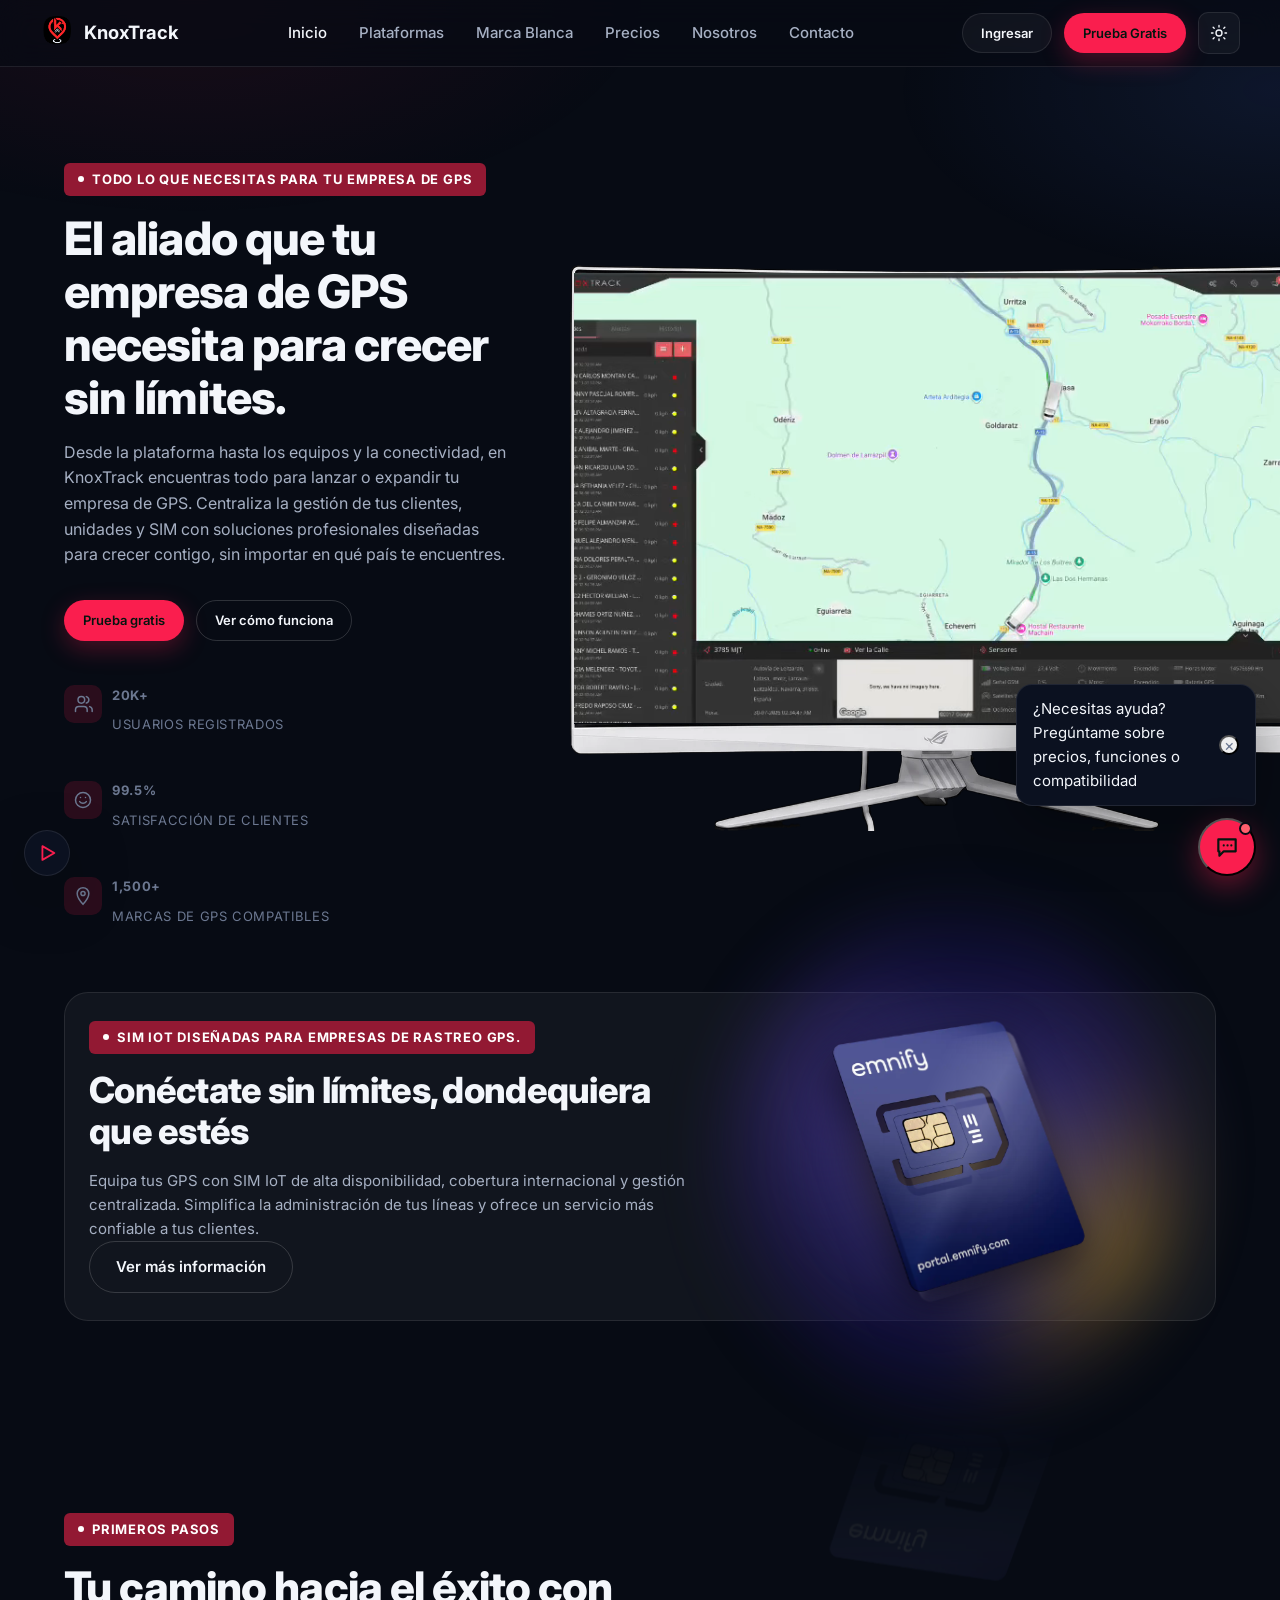
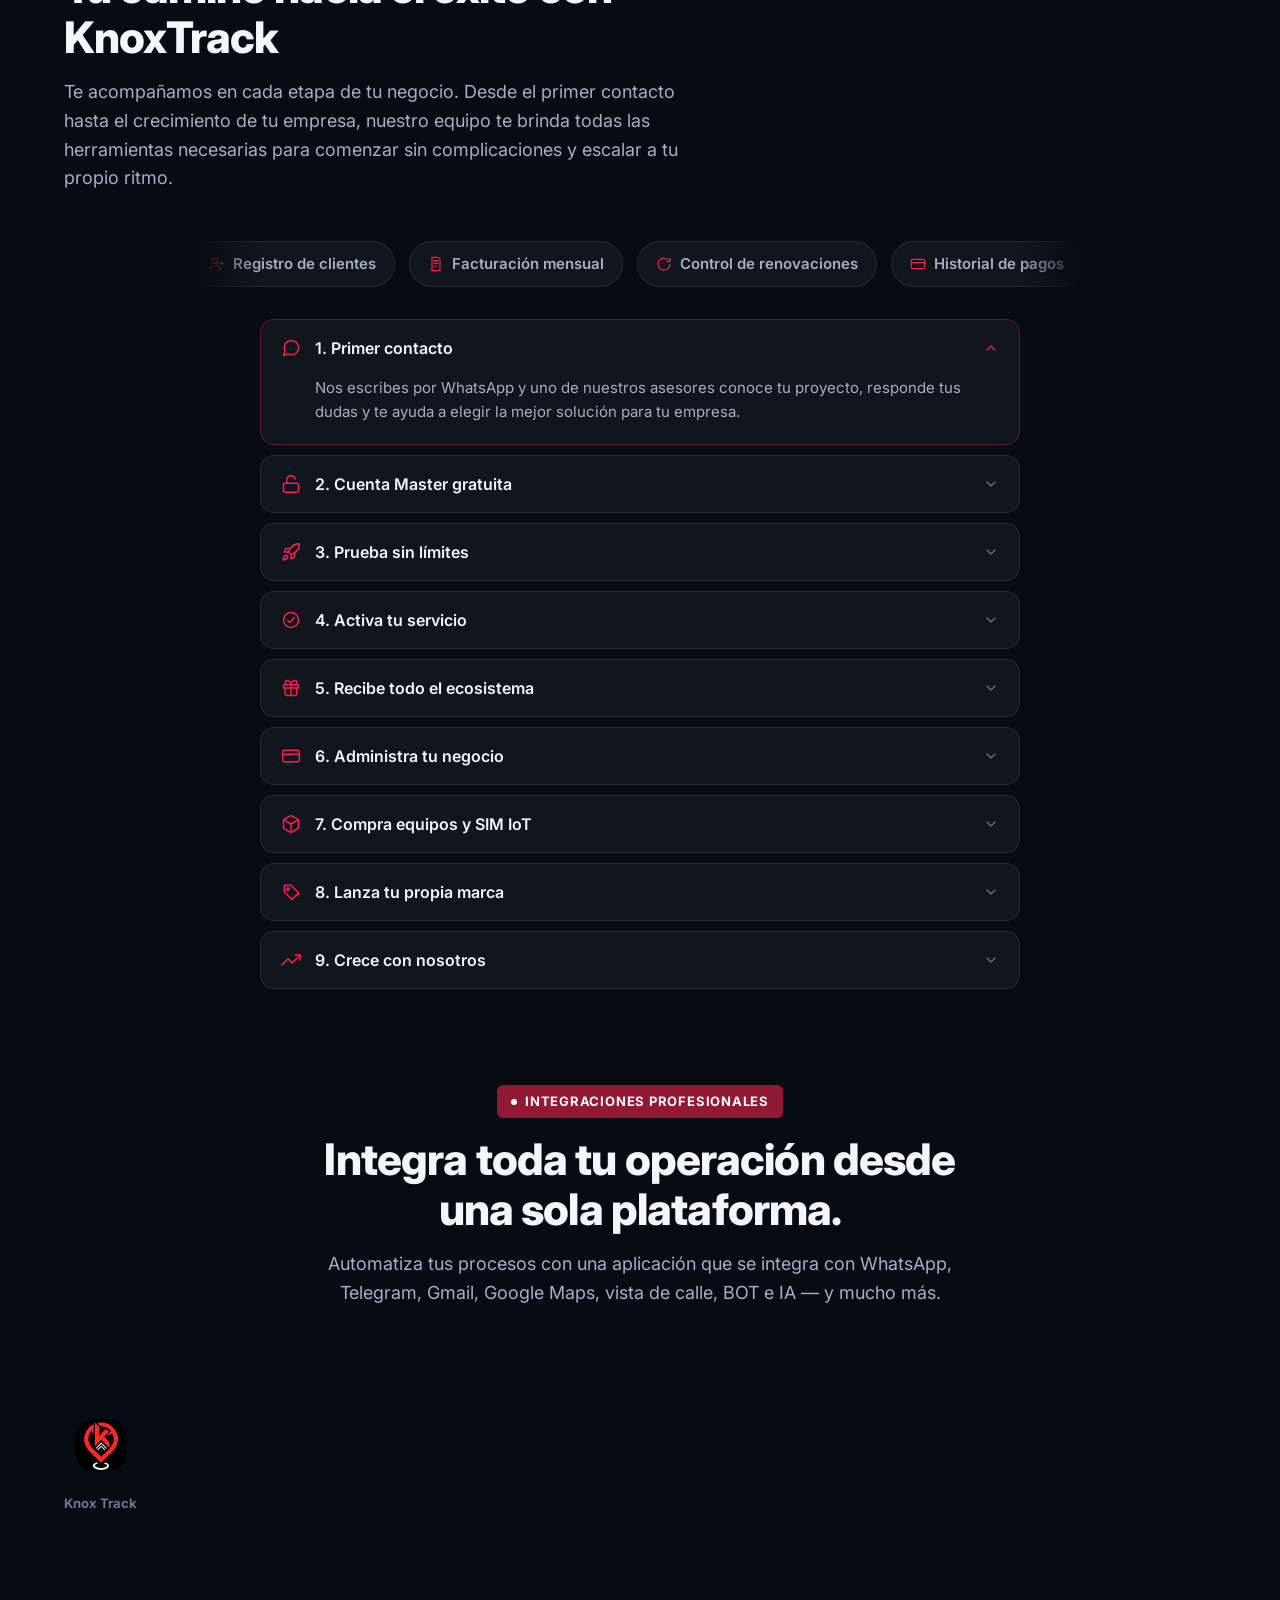
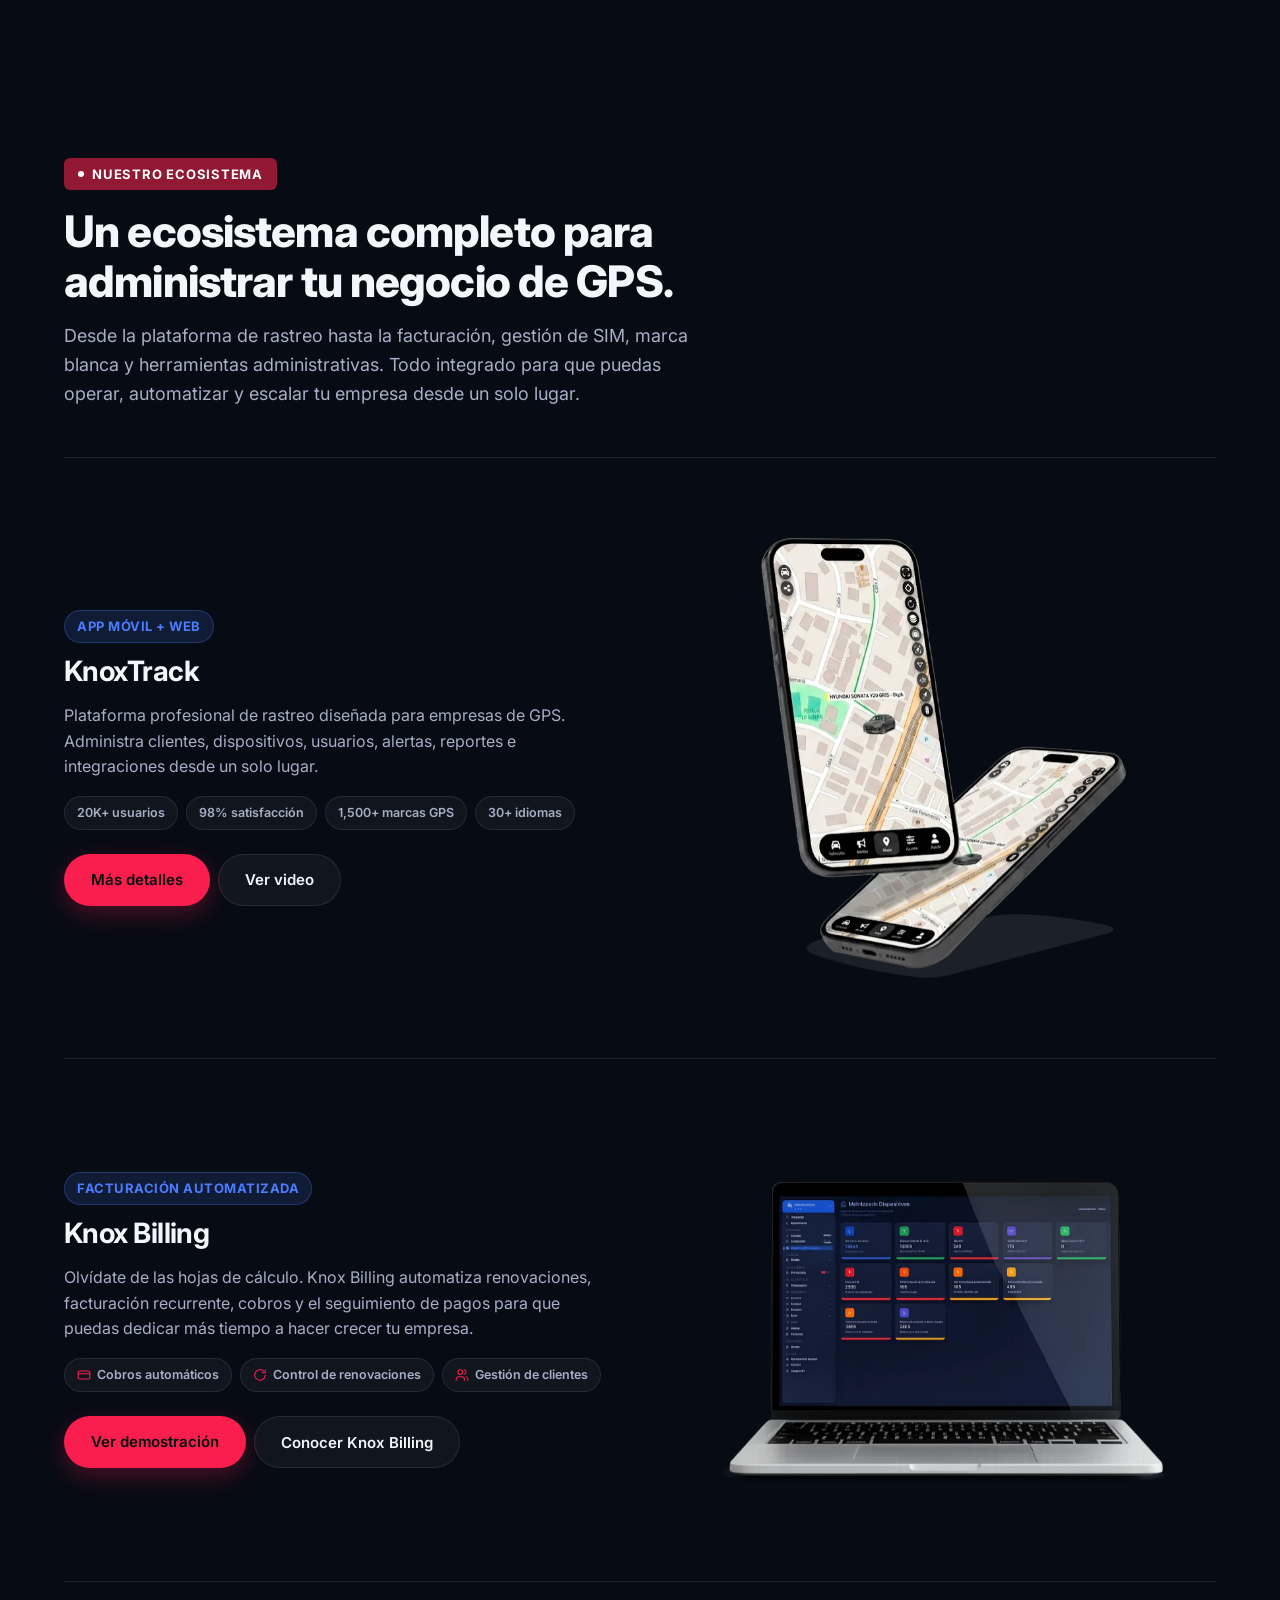
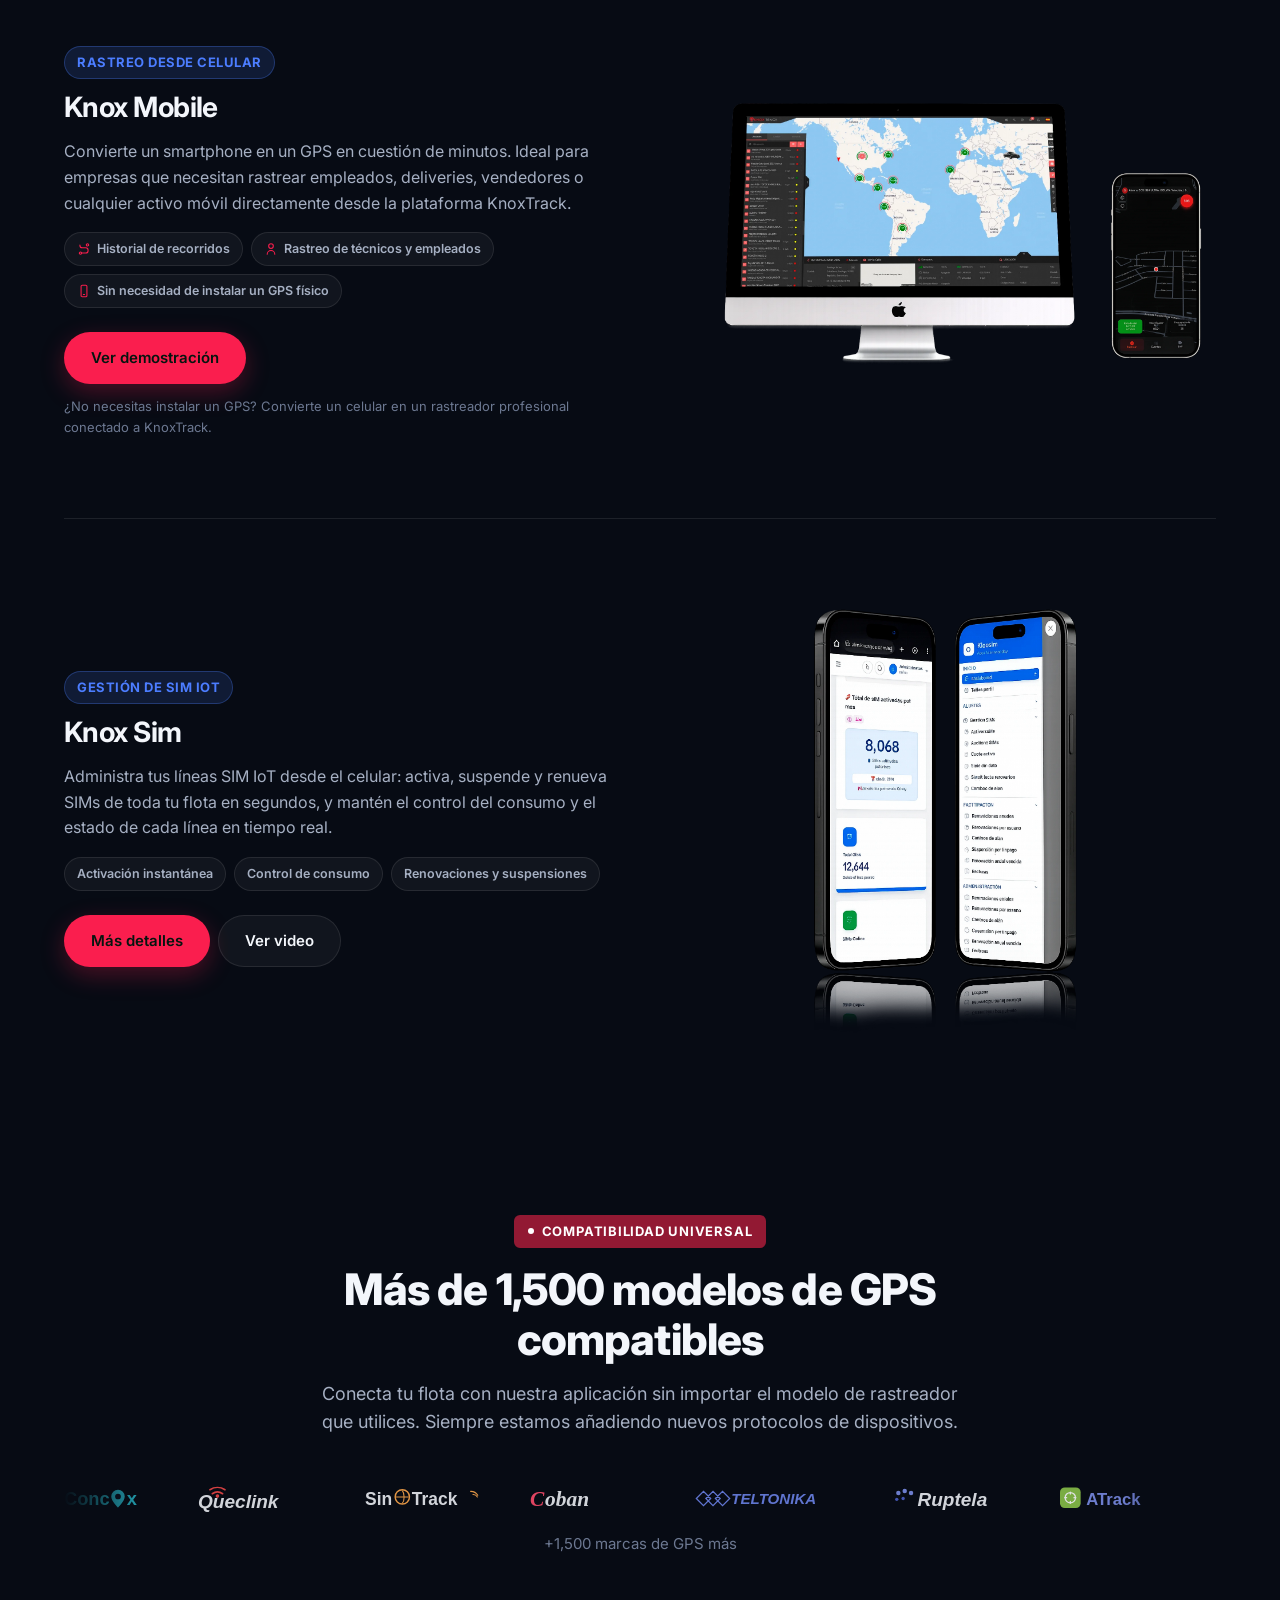
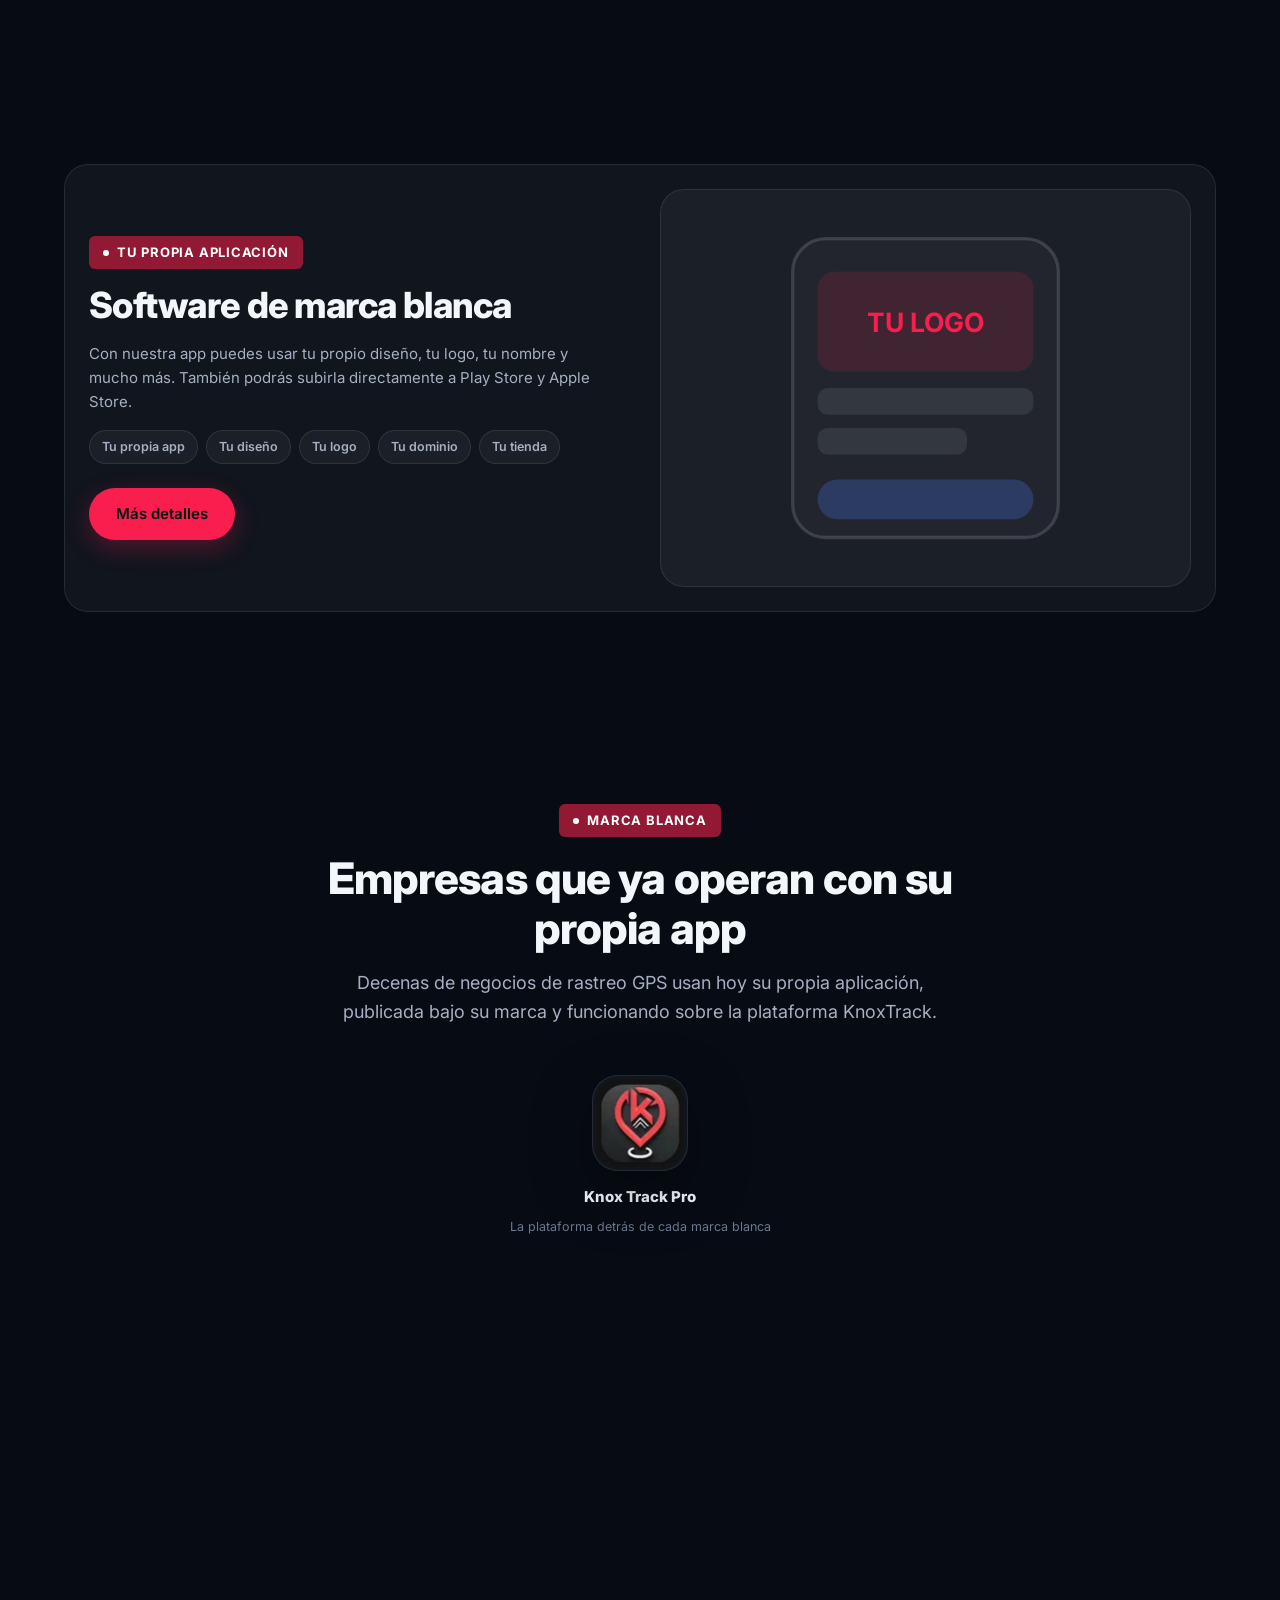
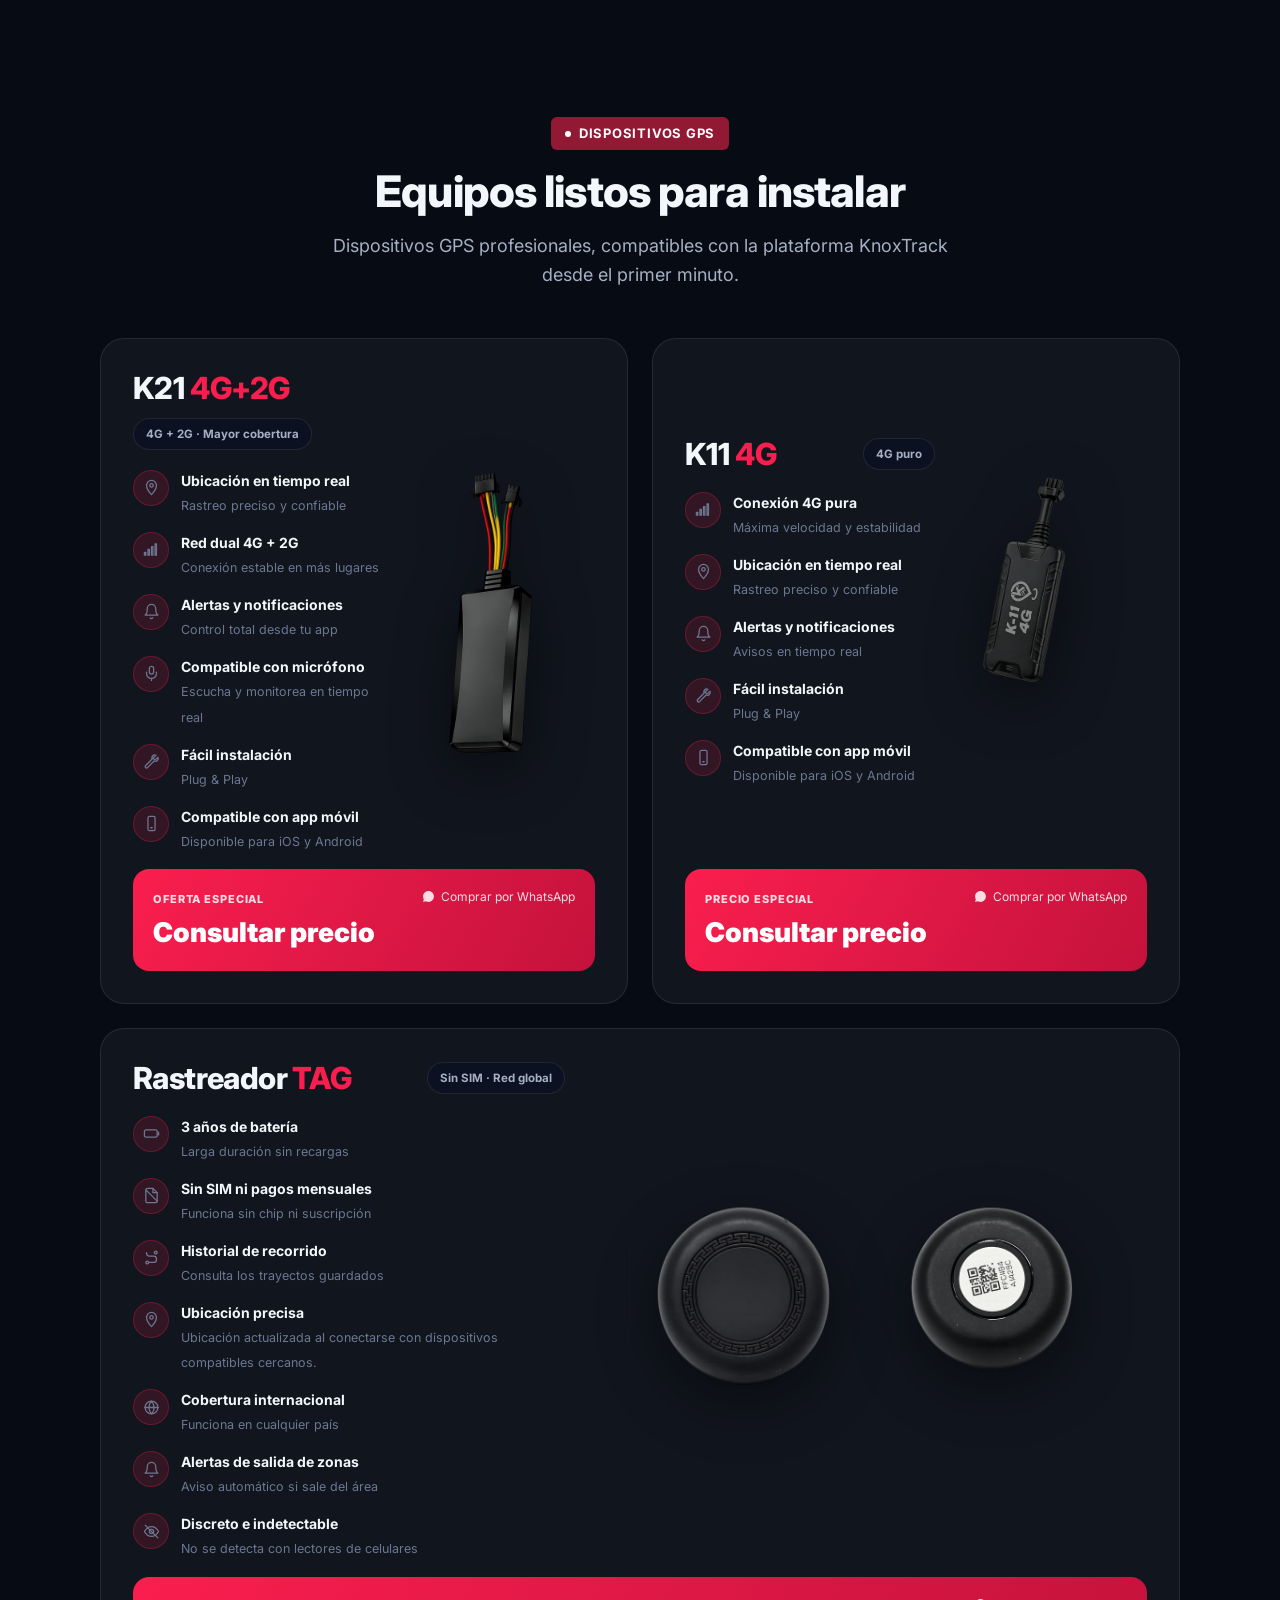
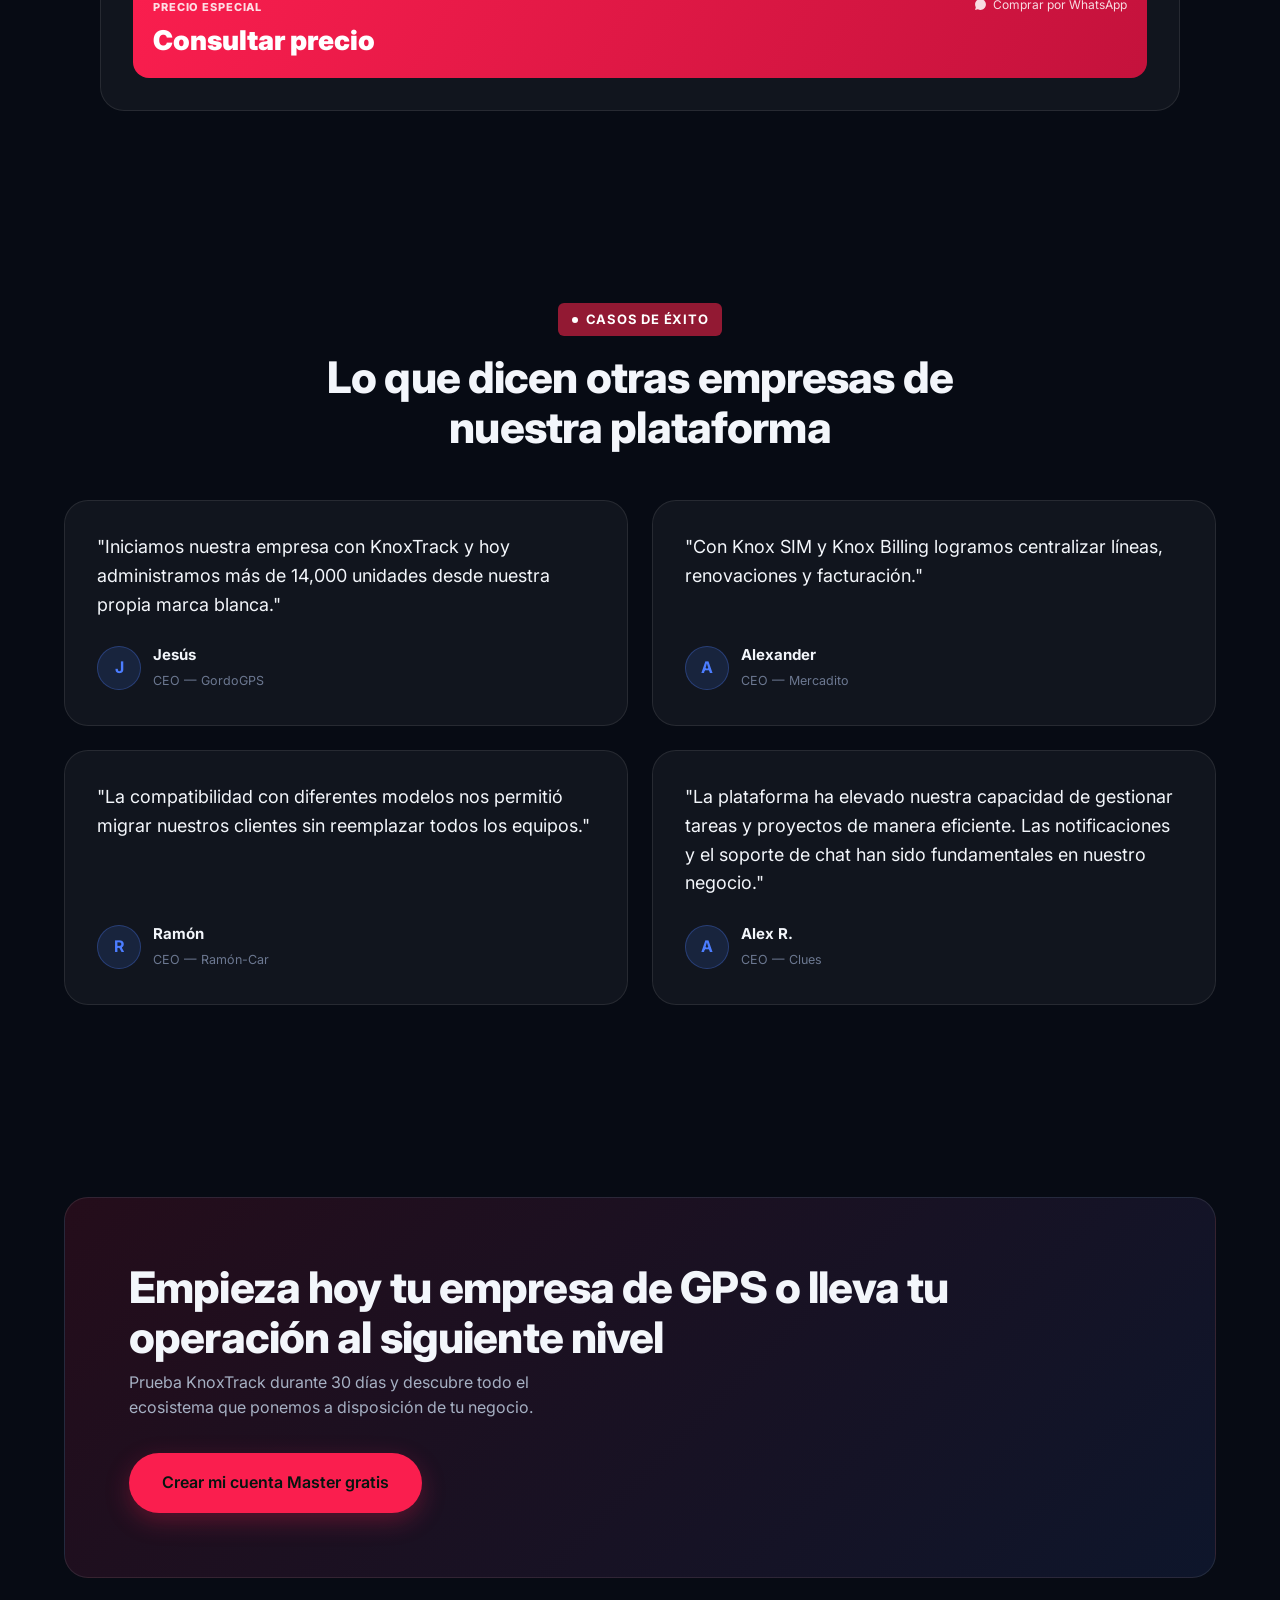
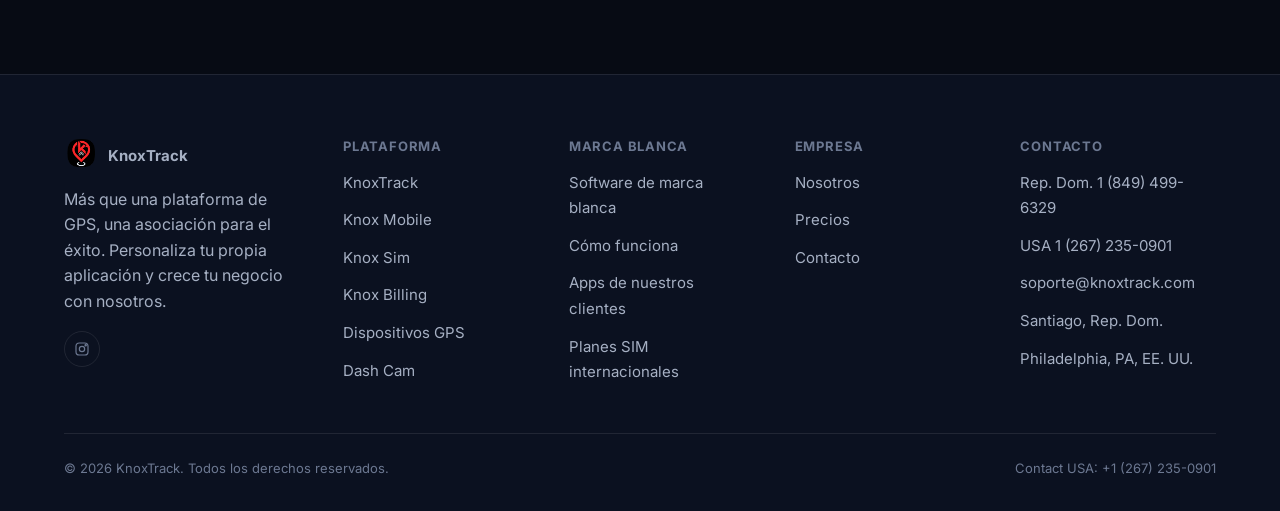
<file: index.html>
<!DOCTYPE html>
<html lang="es">
<head>
<meta charset="UTF-8">
<script>(function(){try{if(localStorage.getItem('kt-theme')==='light')document.documentElement.setAttribute('data-theme','light');}catch(e){}})();</script>
<script>(function(){
  try{
    var siteLang='es';
    if(/(?:^|; )googtrans=/.test(document.cookie)) return;
    fetch('https://ipapi.co/json/').then(function(r){ return r.json(); }).then(function(d){
      var lang=null;
      if(d && d.languages){ lang=d.languages.split(',')[0].split('-')[0].toLowerCase(); }
      if(!lang && d && d.country_code){
        var map={US:'en',GB:'en',CA:'en',AU:'en',NZ:'en',IE:'en',IN:'en',ZA:'en',
                 BR:'pt',PT:'pt',FR:'fr',DE:'de',IT:'it',NL:'nl',RU:'ru',
                 CN:'zh-CN',TW:'zh-TW',JP:'ja',KR:'ko',SA:'ar',AE:'ar',EG:'ar',
                 TR:'tr',PL:'pl',SE:'sv',NO:'no',DK:'da',FI:'fi',GR:'el',
                 IL:'iw',TH:'th',VN:'vi',ID:'id',PH:'tl'};
        lang=map[d.country_code]||null;
      }
      if(lang && lang.split('-')[0]!==siteLang){
        document.cookie='googtrans=/'+siteLang+'/'+lang+';path=/';
        location.reload();
      }
    }).catch(function(){});
  }catch(e){}
})();</script>
<meta name="viewport" content="width=device-width, initial-scale=1">
<title>KnoxTrack | Ecosistema para empresas de rastreo GPS</title>
<meta name="description" content="Plataforma de rastreo GPS, SIM IoT, equipos, facturación, marca blanca y herramientas para crear y escalar empresas de GPS en cualquier país.">
<meta name="robots" content="index, follow">
<link rel="canonical" href="https://knoxtrack.com/">
<link rel="icon" type="image/x-icon" href="favicon.ico">
<link rel="icon" type="image/png" sizes="32x32" href="favicon-32x32.png">
<link rel="icon" type="image/png" sizes="16x16" href="favicon-16x16.png">
<link rel="apple-touch-icon" sizes="180x180" href="apple-touch-icon.png">
<link rel="manifest" href="site.webmanifest">
<meta name="theme-color" content="#070b14">
<link rel="stylesheet" href="styles.css">
<style>.sim-hero{--sim-card-src:url("assets/sim-card.png")}</style>
<meta property="og:type" content="website">
<meta property="og:site_name" content="KnoxTrack">
<meta property="og:locale" content="es_DO">
<meta property="og:url" content="https://knoxtrack.com/">
<meta property="og:title" content="KnoxTrack | Ecosistema para empresas de rastreo GPS">
<meta property="og:description" content="Plataforma de rastreo GPS, SIM IoT, equipos, facturación, marca blanca y herramientas para crear y escalar empresas de GPS en cualquier país.">
<meta property="og:image" content="https://knoxtrack.com/assets/og-image.jpg">
<meta property="og:image:width" content="1200">
<meta property="og:image:height" content="630">
<meta name="twitter:card" content="summary_large_image">
<meta name="twitter:title" content="KnoxTrack | Ecosistema para empresas de rastreo GPS">
<meta name="twitter:description" content="Plataforma de rastreo GPS, SIM IoT, equipos, facturación, marca blanca y herramientas para crear y escalar empresas de GPS en cualquier país.">
<meta name="twitter:image" content="https://knoxtrack.com/assets/og-image.jpg">
<script type="application/ld+json">{"@context": "https://schema.org", "@type": "Organization", "@id": "https://knoxtrack.com/#organization", "name": "KnoxTrack", "url": "https://knoxtrack.com/", "logo": "https://knoxtrack.com/assets/knoxtrack-icon.webp", "image": "https://knoxtrack.com/assets/og-image.jpg", "description": "KnoxTrack es la plataforma de rastreo GPS y marca blanca líder en República Dominicana.", "sameAs": ["https://instagram.com/knoxtrack"], "contactPoint": [{"@type": "ContactPoint", "telephone": "+1-849-499-6329", "contactType": "customer service", "areaServed": "DO", "availableLanguage": ["Spanish"]}, {"@type": "ContactPoint", "telephone": "+1-267-235-0901", "contactType": "customer service", "areaServed": "US", "availableLanguage": ["Spanish", "English"]}], "address": [{"@type": "PostalAddress", "streetAddress": "Calle Gral. Valverde esq. 16 de Agosto", "addressLocality": "Santiago", "addressCountry": "DO"}, {"@type": "PostalAddress", "streetAddress": "4439 Whitaker Ave", "postalCode": "19120", "addressLocality": "Philadelphia", "addressRegion": "PA", "addressCountry": "US"}]}</script>
<script type="application/ld+json">{"@context": "https://schema.org", "@type": "WebSite", "@id": "https://knoxtrack.com/#website", "name": "KnoxTrack", "url": "https://knoxtrack.com/", "publisher": {"@id": "https://knoxtrack.com/#organization"}, "inLanguage": "es"}</script>
</head>
<body>

<header class="nav">
  <div class="container nav-row">
    <a href="index.html" class="brand">
      <img class="brand-mark" src="assets/knoxtrack-icon.webp" alt="KnoxTrack">
      KnoxTrack
    </a>

    <nav>
      <ul class="nav-links" id="navLinks">
        <li class="nav-links-head">
          <span class="nav-links-brand">Menú</span>
          <button type="button" class="nav-links-close" id="navClose" aria-label="Cerrar menú">&times;</button>
        </li>
        <li><a href="index.html">Inicio</a></li>
        <li class="nav-drop">
          <a href="producto.html">Plataformas</a>
          <div class="nav-drop-panel">
            <a href="producto.html">KnoxTrack <span>Plataforma de rastreo GPS</span></a>
            <a href="producto.html#master">Knox Mobile <span>Rastreo desde celular</span></a>
            <a href="producto.html#knoxsim">Knox Sim <span>Gestión de SIM IoT</span></a>
            <a href="producto.html#system">Knox Billing <span>Facturación integrada</span></a>
            <a href="producto.html#dispositivos">Dispositivos GPS <span>Equipos K21 y K11</span></a>
          </div>
        </li>
        <li><a href="marcablanca.html">Marca Blanca</a></li>
        <li><a href="precios.html">Precios</a></li>
        <li><a href="nosotros.html">Nosotros</a></li>
        <li><a href="contacto.html">Contacto</a></li>
      
        <li class="nav-links-cta"><a href="contacto.html" class="btn btn-primary btn-block">Prueba Gratis</a></li>
      </ul>
    </nav>

    <div class="nav-actions">
      <a href="https://knoxgps.com/authentication/create" class="btn btn-ghost btn-sm">Ingresar</a>
      <a href="contacto.html" class="btn btn-primary btn-sm">Prueba Gratis</a>
      <button type="button" class="theme-toggle" id="themeToggle" aria-label="Cambiar a tema claro">
        <svg class="theme-icon theme-icon-sun" width="18" height="18" viewBox="0 0 24 24" fill="none" stroke="currentColor" stroke-width="1.8" stroke-linecap="round"><circle cx="12" cy="12" r="4"/><path d="M12 2v2M12 20v2M4.2 4.2l1.4 1.4M18.4 18.4l1.4 1.4M2 12h2M20 12h2M4.2 19.8l1.4-1.4M18.4 5.6l1.4-1.4"/></svg>
        <svg class="theme-icon theme-icon-moon" width="18" height="18" viewBox="0 0 24 24" fill="none" stroke="currentColor" stroke-width="1.8" stroke-linecap="round" stroke-linejoin="round"><path d="M21 12.8A9 9 0 1 1 11.2 3 7 7 0 0 0 21 12.8Z"/></svg>
      </button>
      <button class="nav-toggle" id="navToggle" aria-label="Abrir menú" aria-expanded="false">
        <svg width="20" height="20" viewBox="0 0 24 24" fill="none" stroke="currentColor" stroke-width="2" stroke-linecap="round"><path d="M3 6h18M3 12h18M3 18h18"/></svg>
      </button>
    </div>
  </div>
</header>

<!-- HERO -->
<section class="hero">
  <div class="container hero-grid">
    <div class="reveal">
      <span class="eyebrow"><span class="dot"></span> Todo lo que necesitas para tu empresa de GPS</span>
      <h1>El aliado que tu empresa de GPS necesita para crecer sin límites.</h1>
      <p>Desde la plataforma hasta los equipos y la conectividad, en KnoxTrack encuentras todo para lanzar o expandir tu empresa de GPS. Centraliza la gestión de tus clientes, unidades y SIM con soluciones profesionales diseñadas para crecer contigo, sin importar en qué país te encuentres.</p>
      <div class="hero-cta">
        <a href="contacto.html" class="btn btn-primary btn-sm">Prueba gratis</a>
        <a href="producto.html" class="btn btn-outline btn-sm">Ver cómo funciona</a>
      </div>
      <div class="hero-stats">
        <div class="hero-stat">
          <span class="hero-stat-icon"><svg width="20" height="20" viewBox="0 0 24 24" fill="none" stroke="currentColor" stroke-width="1.8" stroke-linecap="round" stroke-linejoin="round"><path d="M17 21v-2a4 4 0 0 0-4-4H7a4 4 0 0 0-4 4v2"/><circle cx="10" cy="7" r="4"/><path d="M23 21v-2a4 4 0 0 0-3-3.87"/><path d="M16 3.13a4 4 0 0 1 0 7.75"/></svg></span>
          <div><b><span data-count="20" data-suffix="K+">0</span></b><span>Usuarios registrados</span></div>
        </div>
        <div class="hero-stat">
          <span class="hero-stat-icon"><svg width="20" height="20" viewBox="0 0 24 24" fill="none" stroke="currentColor" stroke-width="1.8" stroke-linecap="round" stroke-linejoin="round"><circle cx="12" cy="12" r="9"/><path d="M8 14s1.5 2 4 2 4-2 4-2"/><path d="M9 9h.01"/><path d="M15 9h.01"/></svg></span>
          <div><b><span data-count="99.5" data-suffix="%">0</span></b><span>Satisfacción de clientes</span></div>
        </div>
        <div class="hero-stat">
          <span class="hero-stat-icon"><svg width="20" height="20" viewBox="0 0 24 24" fill="none" stroke="currentColor" stroke-width="1.8" stroke-linecap="round" stroke-linejoin="round"><path d="M12 2a7 7 0 0 0-7 7c0 5.25 7 13 7 13s7-7.75 7-13a7 7 0 0 0-7-7Z"/><circle cx="12" cy="9" r="2.5"/></svg></span>
          <div><b><span data-count="1500" data-suffix="+">0</span></b><span>Marcas de GPS compatibles</span></div>
        </div>
      </div>
    </div>

    <div class="reveal">
      <div class="hero-visual">
        <div class="hero-visual-frame">
          <video class="hero-visual-video" autoplay muted loop playsinline preload="auto" aria-hidden="true">
            <source src="assets/hero-video.webm" type="video/webm">
            <source src="assets/hero-video.mp4" type="video/mp4">
          </video>
          <img class="hero-visual-img" src="assets/hero-frame.webp" alt="Panel de KnoxTrack mostrando el mapa de rastreo GPS en tiempo real" width="1308" height="994" loading="eager">
        </div>
      </div>
    </div>
  </div>
</section>

<!-- SIM IoT -->
<section class="section" style="padding-top:0">
  <div class="container">
    <div class="card w6 reveal split-grid split-grid-sim">
      <div>
        <span class="eyebrow"><span class="dot"></span> SIM IoT diseñadas para empresas de rastreo GPS.</span>
        <h2 style="font-size:var(--fs-2xl)">Conéctate sin límites, dondequiera que estés</h2>
        <p>Equipa tus GPS con SIM IoT de alta disponibilidad, cobertura internacional y gestión centralizada. Simplifica la administración de tus líneas y ofrece un servicio más confiable a tus clientes.</p>
        <a href="precios.html#sim" class="btn btn-outline">Ver más información</a>
      </div>
      <div class="sim-hero" id="simHero" aria-hidden="true">
        <span class="sim-hero-aurora"></span>
        <div class="sim-hero-scene">
          <div class="sim-hero-float">
            <div class="sim-hero-tilt" id="simTilt">
              <span class="sim-hero-glow"></span>
              <span class="sim-hero-img"></span>
              <span class="sim-hero-sheen" id="simSheen"></span>
              <span class="sim-hero-rings">
                <span class="sim-ring r1"></span>
                <span class="sim-ring r2"></span>
                <span class="sim-ring r3"></span>
              </span>
              <span class="sim-hero-reflection"></span>
            </div>
          </div>
        </div>
      </div>
    </div>
  </div>
</section>


<!-- FUNCIONES AVANZADAS -->
<section class="section">
  <div class="container">
    <div class="section-head reveal">
      <span class="eyebrow"><span class="dot"></span> Primeros pasos</span>
      <h2>Tu camino hacia el éxito con KnoxTrack</h2>
      <p>Te acompañamos en cada etapa de tu negocio. Desde el primer contacto hasta el crecimiento de tu empresa, nuestro equipo te brinda todas las herramientas necesarias para comenzar sin complicaciones y escalar a tu propio ritmo.</p>
    </div>

    <div class="feat-ticker-wrap reveal">
  <div class="feat-ticker-track"><span class='feat-pill'><svg width='16' height='16' viewBox='0 0 24 24' fill='none' stroke='currentColor' stroke-width='1.8' stroke-linecap='round' stroke-linejoin='round'><path d='M16 21v-2a4 4 0 0 0-4-4H6a4 4 0 0 0-4 4v2'/><circle cx='9' cy='7' r='4'/><path d='M19 8v6M22 11h-6'/></svg> Registro de clientes</span><span class='feat-pill'><svg width='16' height='16' viewBox='0 0 24 24' fill='none' stroke='currentColor' stroke-width='1.8' stroke-linecap='round' stroke-linejoin='round'><path d='M6 2h9l3 3v17H6z'/><path d='M9 7h6M9 11h6M9 15h4'/></svg> Facturación mensual</span><span class='feat-pill'><svg width='16' height='16' viewBox='0 0 24 24' fill='none' stroke='currentColor' stroke-width='1.8' stroke-linecap='round' stroke-linejoin='round'><path d='M21 12a9 9 0 1 1-3-6.7'/><path d='M21 3v5h-5'/></svg> Control de renovaciones</span><span class='feat-pill'><svg width='16' height='16' viewBox='0 0 24 24' fill='none' stroke='currentColor' stroke-width='1.8' stroke-linecap='round' stroke-linejoin='round'><rect x='2' y='5' width='20' height='14' rx='2'/><path d='M2 10h20'/></svg> Historial de pagos</span><span class='feat-pill'><svg width='16' height='16' viewBox='0 0 24 24' fill='none' stroke='currentColor' stroke-width='1.8' stroke-linecap='round' stroke-linejoin='round'><circle cx='12' cy='12' r='9'/><circle cx='12' cy='12' r='4.5'/><circle cx='12' cy='12' r='1'/></svg> Rastreo en tiempo real</span><span class='feat-pill'><svg width='16' height='16' viewBox='0 0 24 24' fill='none' stroke='currentColor' stroke-width='1.8' stroke-linecap='round' stroke-linejoin='round'><circle cx='6' cy='19' r='2'/><circle cx='18' cy='5' r='2'/><path d='M8 19h7a4 4 0 0 0 4-4v-1a4 4 0 0 0-4-4H9a4 4 0 0 1-4-4V5'/></svg> Historial de recorridos</span><span class='feat-pill'><svg width='16' height='16' viewBox='0 0 24 24' fill='none' stroke='currentColor' stroke-width='1.8' stroke-linecap='round' stroke-linejoin='round'><circle cx='12' cy='12' r='9' stroke-dasharray='3.5 3.5'/><circle cx='12' cy='12' r='2'/></svg> Geocercas</span><span class='feat-pill'><svg width='16' height='16' viewBox='0 0 24 24' fill='none' stroke='currentColor' stroke-width='1.8' stroke-linecap='round' stroke-linejoin='round'><path d='M18 8a6 6 0 0 0-12 0c0 7-3 9-3 9h18s-3-2-3-9'/><path d='M13.73 21a2 2 0 0 1-3.46 0'/></svg> Alertas inteligentes</span><span class='feat-pill'><svg width='16' height='16' viewBox='0 0 24 24' fill='none' stroke='currentColor' stroke-width='1.8' stroke-linecap='round' stroke-linejoin='round'><path d='M4 17l6-6 4 4 6-8'/><circle cx='4' cy='17' r='1.5'/><circle cx='20' cy='7' r='1.5'/></svg> API abierta</span><span class='feat-pill'><svg width='16' height='16' viewBox='0 0 24 24' fill='none' stroke='currentColor' stroke-width='1.8' stroke-linecap='round' stroke-linejoin='round'><path d='M4 4h16v16H4zM4 9h16M9 4v16'/></svg> SMS Gateway</span><span class='feat-pill'><svg width='16' height='16' viewBox='0 0 24 24' fill='none' stroke='currentColor' stroke-width='1.8' stroke-linecap='round' stroke-linejoin='round'><path d='M21 15a2 2 0 0 1-2 2H7l-4 4V5a2 2 0 0 1 2-2h14a2 2 0 0 1 2 2z'/></svg> WhatsApp</span><span class='feat-pill'><svg width='16' height='16' viewBox='0 0 24 24' fill='none' stroke='currentColor' stroke-width='1.8' stroke-linecap='round' stroke-linejoin='round'><path d='M10 13a5 5 0 0 0 7.07 0l1.93-1.93a5 5 0 0 0-7.07-7.07L10.5 5.5'/><path d='M14 11a5 5 0 0 0-7.07 0L5 12.93a5 5 0 0 0 7.07 7.07L13.5 18.5'/></svg> Integración con marcas GPS</span><span class='feat-pill'><svg width='16' height='16' viewBox='0 0 24 24' fill='none' stroke='currentColor' stroke-width='1.8' stroke-linecap='round' stroke-linejoin='round'><path d='M14 2H6a2 2 0 0 0-2 2v16a2 2 0 0 0 2 2h12a2 2 0 0 0 2-2V8z'/><path d='M14 2v6h6M9 13h6M9 17h4'/></svg> Reportes PDF y Excel</span><span class='feat-pill'><svg width='16' height='16' viewBox='0 0 24 24' fill='none' stroke='currentColor' stroke-width='1.8' stroke-linecap='round' stroke-linejoin='round'><rect x='5' y='3' width='14' height='18' rx='3'/><path d='M9 3v4a2 2 0 0 0 2 2h2a2 2 0 0 0 2-2V3'/></svg> Gestión de SIM</span><span class='feat-pill'><svg width='16' height='16' viewBox='0 0 24 24' fill='none' stroke='currentColor' stroke-width='1.8' stroke-linecap='round' stroke-linejoin='round'><circle cx='9' cy='7' r='4'/><path d='M2 21v-2a4 4 0 0 1 4-4h6a4 4 0 0 1 4 4v2'/><path d='M22 21v-1a4 4 0 0 0-3-3.87'/><path d='M16 3.13a4 4 0 0 1 0 7.75'/></svg> Usuarios y permisos</span><span class='feat-pill'><svg width='16' height='16' viewBox='0 0 24 24' fill='none' stroke='currentColor' stroke-width='1.8' stroke-linecap='round' stroke-linejoin='round'><rect x='3' y='3' width='7' height='9' rx='1'/><rect x='14' y='3' width='7' height='5' rx='1'/><rect x='14' y='12' width='7' height='9' rx='1'/><rect x='3' y='16' width='7' height='5' rx='1'/></svg> Panel administrativo</span><span class='feat-pill'><svg width='16' height='16' viewBox='0 0 24 24' fill='none' stroke='currentColor' stroke-width='1.8' stroke-linecap='round' stroke-linejoin='round'><circle cx='7.5' cy='15.5' r='5.5'/><path d='M11.5 11.5L21 2'/><path d='M16 7l3 3'/></svg> Control de accesos</span><span class='feat-pill'><svg width='16' height='16' viewBox='0 0 24 24' fill='none' stroke='currentColor' stroke-width='1.8' stroke-linecap='round' stroke-linejoin='round'><rect x='6' y='3' width='12' height='18' rx='2'/><path d='M9 3v2h6V3'/><path d='M9 11h6M9 15h4'/></svg> Registro de actividades</span><span class='feat-pill'><svg width='16' height='16' viewBox='0 0 24 24' fill='none' stroke='currentColor' stroke-width='1.8' stroke-linecap='round' stroke-linejoin='round'><path d='M17 18a4 4 0 0 0 0-8 5 5 0 0 0-9.6-1.5A4 4 0 0 0 6 18z'/></svg> Respaldos</span><span class='feat-pill'><svg width='16' height='16' viewBox='0 0 24 24' fill='none' stroke='currentColor' stroke-width='1.8' stroke-linecap='round' stroke-linejoin='round'><circle cx='11' cy='11' r='7'/><path d='M21 21l-4.3-4.3'/></svg> Auditoría</span><span class='feat-pill'><svg width='16' height='16' viewBox='0 0 24 24' fill='none' stroke='currentColor' stroke-width='1.8' stroke-linecap='round' stroke-linejoin='round'><path d='M16 21v-2a4 4 0 0 0-4-4H6a4 4 0 0 0-4 4v2'/><circle cx='9' cy='7' r='4'/><path d='M19 8v6M22 11h-6'/></svg> Registro de clientes</span><span class='feat-pill'><svg width='16' height='16' viewBox='0 0 24 24' fill='none' stroke='currentColor' stroke-width='1.8' stroke-linecap='round' stroke-linejoin='round'><path d='M6 2h9l3 3v17H6z'/><path d='M9 7h6M9 11h6M9 15h4'/></svg> Facturación mensual</span><span class='feat-pill'><svg width='16' height='16' viewBox='0 0 24 24' fill='none' stroke='currentColor' stroke-width='1.8' stroke-linecap='round' stroke-linejoin='round'><path d='M21 12a9 9 0 1 1-3-6.7'/><path d='M21 3v5h-5'/></svg> Control de renovaciones</span><span class='feat-pill'><svg width='16' height='16' viewBox='0 0 24 24' fill='none' stroke='currentColor' stroke-width='1.8' stroke-linecap='round' stroke-linejoin='round'><rect x='2' y='5' width='20' height='14' rx='2'/><path d='M2 10h20'/></svg> Historial de pagos</span><span class='feat-pill'><svg width='16' height='16' viewBox='0 0 24 24' fill='none' stroke='currentColor' stroke-width='1.8' stroke-linecap='round' stroke-linejoin='round'><circle cx='12' cy='12' r='9'/><circle cx='12' cy='12' r='4.5'/><circle cx='12' cy='12' r='1'/></svg> Rastreo en tiempo real</span><span class='feat-pill'><svg width='16' height='16' viewBox='0 0 24 24' fill='none' stroke='currentColor' stroke-width='1.8' stroke-linecap='round' stroke-linejoin='round'><circle cx='6' cy='19' r='2'/><circle cx='18' cy='5' r='2'/><path d='M8 19h7a4 4 0 0 0 4-4v-1a4 4 0 0 0-4-4H9a4 4 0 0 1-4-4V5'/></svg> Historial de recorridos</span><span class='feat-pill'><svg width='16' height='16' viewBox='0 0 24 24' fill='none' stroke='currentColor' stroke-width='1.8' stroke-linecap='round' stroke-linejoin='round'><circle cx='12' cy='12' r='9' stroke-dasharray='3.5 3.5'/><circle cx='12' cy='12' r='2'/></svg> Geocercas</span><span class='feat-pill'><svg width='16' height='16' viewBox='0 0 24 24' fill='none' stroke='currentColor' stroke-width='1.8' stroke-linecap='round' stroke-linejoin='round'><path d='M18 8a6 6 0 0 0-12 0c0 7-3 9-3 9h18s-3-2-3-9'/><path d='M13.73 21a2 2 0 0 1-3.46 0'/></svg> Alertas inteligentes</span><span class='feat-pill'><svg width='16' height='16' viewBox='0 0 24 24' fill='none' stroke='currentColor' stroke-width='1.8' stroke-linecap='round' stroke-linejoin='round'><path d='M4 17l6-6 4 4 6-8'/><circle cx='4' cy='17' r='1.5'/><circle cx='20' cy='7' r='1.5'/></svg> API abierta</span><span class='feat-pill'><svg width='16' height='16' viewBox='0 0 24 24' fill='none' stroke='currentColor' stroke-width='1.8' stroke-linecap='round' stroke-linejoin='round'><path d='M4 4h16v16H4zM4 9h16M9 4v16'/></svg> SMS Gateway</span><span class='feat-pill'><svg width='16' height='16' viewBox='0 0 24 24' fill='none' stroke='currentColor' stroke-width='1.8' stroke-linecap='round' stroke-linejoin='round'><path d='M21 15a2 2 0 0 1-2 2H7l-4 4V5a2 2 0 0 1 2-2h14a2 2 0 0 1 2 2z'/></svg> WhatsApp</span><span class='feat-pill'><svg width='16' height='16' viewBox='0 0 24 24' fill='none' stroke='currentColor' stroke-width='1.8' stroke-linecap='round' stroke-linejoin='round'><path d='M10 13a5 5 0 0 0 7.07 0l1.93-1.93a5 5 0 0 0-7.07-7.07L10.5 5.5'/><path d='M14 11a5 5 0 0 0-7.07 0L5 12.93a5 5 0 0 0 7.07 7.07L13.5 18.5'/></svg> Integración con marcas GPS</span><span class='feat-pill'><svg width='16' height='16' viewBox='0 0 24 24' fill='none' stroke='currentColor' stroke-width='1.8' stroke-linecap='round' stroke-linejoin='round'><path d='M14 2H6a2 2 0 0 0-2 2v16a2 2 0 0 0 2 2h12a2 2 0 0 0 2-2V8z'/><path d='M14 2v6h6M9 13h6M9 17h4'/></svg> Reportes PDF y Excel</span><span class='feat-pill'><svg width='16' height='16' viewBox='0 0 24 24' fill='none' stroke='currentColor' stroke-width='1.8' stroke-linecap='round' stroke-linejoin='round'><rect x='5' y='3' width='14' height='18' rx='3'/><path d='M9 3v4a2 2 0 0 0 2 2h2a2 2 0 0 0 2-2V3'/></svg> Gestión de SIM</span><span class='feat-pill'><svg width='16' height='16' viewBox='0 0 24 24' fill='none' stroke='currentColor' stroke-width='1.8' stroke-linecap='round' stroke-linejoin='round'><circle cx='9' cy='7' r='4'/><path d='M2 21v-2a4 4 0 0 1 4-4h6a4 4 0 0 1 4 4v2'/><path d='M22 21v-1a4 4 0 0 0-3-3.87'/><path d='M16 3.13a4 4 0 0 1 0 7.75'/></svg> Usuarios y permisos</span><span class='feat-pill'><svg width='16' height='16' viewBox='0 0 24 24' fill='none' stroke='currentColor' stroke-width='1.8' stroke-linecap='round' stroke-linejoin='round'><rect x='3' y='3' width='7' height='9' rx='1'/><rect x='14' y='3' width='7' height='5' rx='1'/><rect x='14' y='12' width='7' height='9' rx='1'/><rect x='3' y='16' width='7' height='5' rx='1'/></svg> Panel administrativo</span><span class='feat-pill'><svg width='16' height='16' viewBox='0 0 24 24' fill='none' stroke='currentColor' stroke-width='1.8' stroke-linecap='round' stroke-linejoin='round'><circle cx='7.5' cy='15.5' r='5.5'/><path d='M11.5 11.5L21 2'/><path d='M16 7l3 3'/></svg> Control de accesos</span><span class='feat-pill'><svg width='16' height='16' viewBox='0 0 24 24' fill='none' stroke='currentColor' stroke-width='1.8' stroke-linecap='round' stroke-linejoin='round'><rect x='6' y='3' width='12' height='18' rx='2'/><path d='M9 3v2h6V3'/><path d='M9 11h6M9 15h4'/></svg> Registro de actividades</span><span class='feat-pill'><svg width='16' height='16' viewBox='0 0 24 24' fill='none' stroke='currentColor' stroke-width='1.8' stroke-linecap='round' stroke-linejoin='round'><path d='M17 18a4 4 0 0 0 0-8 5 5 0 0 0-9.6-1.5A4 4 0 0 0 6 18z'/></svg> Respaldos</span><span class='feat-pill'><svg width='16' height='16' viewBox='0 0 24 24' fill='none' stroke='currentColor' stroke-width='1.8' stroke-linecap='round' stroke-linejoin='round'><circle cx='11' cy='11' r='7'/><path d='M21 21l-4.3-4.3'/></svg> Auditoría</span></div>
</div>

<div class="feat-accordion reveal">
  <div class="feat-acc-item open">
    <button class="feat-acc-head">
      <span class="feat-acc-ico"><svg width='20' height='20' viewBox='0 0 24 24' fill='none' stroke='currentColor' stroke-width='1.8' stroke-linecap='round' stroke-linejoin='round'><path d='M21 11.5a8.38 8.38 0 0 1-.9 3.8 8.5 8.5 0 0 1-7.6 4.7 8.38 8.38 0 0 1-3.8-.9L3 21l1.9-5.7a8.38 8.38 0 0 1-.9-3.8 8.5 8.5 0 0 1 4.7-7.6 8.38 8.38 0 0 1 3.8-.9h.5a8.48 8.48 0 0 1 8 8v.5z'/></svg></span>
      <span class="feat-acc-title">1. Primer contacto</span>
      <span class="feat-acc-chev"><svg width='16' height='16' viewBox='0 0 24 24' fill='none' stroke='currentColor' stroke-width='1.8' stroke-linecap='round' stroke-linejoin='round'><path d='M6 9l6 6 6-6'/></svg></span>
    </button>
    <div class="feat-acc-body"><p>Nos escribes por WhatsApp y uno de nuestros asesores conoce tu proyecto, responde tus dudas y te ayuda a elegir la mejor solución para tu empresa.</p></div>
  </div>

  <div class="feat-acc-item">
    <button class="feat-acc-head">
      <span class="feat-acc-ico"><svg width='20' height='20' viewBox='0 0 24 24' fill='none' stroke='currentColor' stroke-width='1.8' stroke-linecap='round' stroke-linejoin='round'><rect x='3' y='11' width='18' height='11' rx='2'/><path d='M7 11V7a5 5 0 0 1 9.9-1'/></svg></span>
      <span class="feat-acc-title">2. Cuenta Master gratuita</span>
      <span class="feat-acc-chev"><svg width='16' height='16' viewBox='0 0 24 24' fill='none' stroke='currentColor' stroke-width='1.8' stroke-linecap='round' stroke-linejoin='round'><path d='M6 9l6 6 6-6'/></svg></span>
    </button>
    <div class="feat-acc-body"><p>Creamos tu cuenta Master completamente gratis para que conozcas la plataforma y puedas comenzar a trabajar de inmediato.</p></div>
  </div>

  <div class="feat-acc-item">
    <button class="feat-acc-head">
      <span class="feat-acc-ico"><svg width='20' height='20' viewBox='0 0 24 24' fill='none' stroke='currentColor' stroke-width='1.8' stroke-linecap='round' stroke-linejoin='round'><path d='M4.5 16.5c-1.5 1.26-2 5-2 5s3.74-.5 5-2c.71-.84.7-2.13-.09-2.91a2.18 2.18 0 0 0-2.91-.09z'/><path d='M12 15l-3-3a22 22 0 0 1 2-3.95A12.88 12.88 0 0 1 22 2c0 2.72-.78 7.5-6 11a22.35 22.35 0 0 1-4 2z'/><path d='M9 12H4s.55-3.03 2-4c1.62-1.08 5 0 5 0'/><path d='M12 15v5s3.03-.55 4-2c1.08-1.62 0-5 0-5'/></svg></span>
      <span class="feat-acc-title">3. Prueba sin límites</span>
      <span class="feat-acc-chev"><svg width='16' height='16' viewBox='0 0 24 24' fill='none' stroke='currentColor' stroke-width='1.8' stroke-linecap='round' stroke-linejoin='round'><path d='M6 9l6 6 6-6'/></svg></span>
    </button>
    <div class="feat-acc-body"><p>Durante 30 días podrás utilizar la plataforma con todas las unidades GPS que desees, sin ningún costo y sin restricciones.</p></div>
  </div>

  <div class="feat-acc-item">
    <button class="feat-acc-head">
      <span class="feat-acc-ico"><svg width='20' height='20' viewBox='0 0 24 24' fill='none' stroke='currentColor' stroke-width='1.8' stroke-linecap='round' stroke-linejoin='round'><circle cx='12' cy='12' r='9'/><path d='M8 12.5l2.5 2.5L16 9'/></svg></span>
      <span class="feat-acc-title">4. Activa tu servicio</span>
      <span class="feat-acc-chev"><svg width='16' height='16' viewBox='0 0 24 24' fill='none' stroke='currentColor' stroke-width='1.8' stroke-linecap='round' stroke-linejoin='round'><path d='M6 9l6 6 6-6'/></svg></span>
    </button>
    <div class="feat-acc-body"><p>Si decides continuar, solo pagas las unidades que permanecerán activas y continúas utilizando la plataforma sin perder ninguna configuración.</p></div>
  </div>

  <div class="feat-acc-item">
    <button class="feat-acc-head">
      <span class="feat-acc-ico"><svg width='20' height='20' viewBox='0 0 24 24' fill='none' stroke='currentColor' stroke-width='1.8' stroke-linecap='round' stroke-linejoin='round'><rect x='3' y='8' width='18' height='4' rx='1'/><path d='M12 8v13'/><path d='M19 12v7a2 2 0 0 1-2 2H7a2 2 0 0 1-2-2v-7'/><path d='M7.5 8a2.5 2.5 0 0 1 0-5C11 3 12 8 12 8'/><path d='M16.5 8a2.5 2.5 0 0 0 0-5C13 3 12 8 12 8'/></svg></span>
      <span class="feat-acc-title">5. Recibe todo el ecosistema</span>
      <span class="feat-acc-chev"><svg width='16' height='16' viewBox='0 0 24 24' fill='none' stroke='currentColor' stroke-width='1.8' stroke-linecap='round' stroke-linejoin='round'><path d='M6 9l6 6 6-6'/></svg></span>
    </button>
    <div class="feat-acc-body"><p>Con tu cuenta obtienes acceso a todo el ecosistema KnoxTrack: Knox Mobile, Knox SIM, Knox Billing, Plataforma KnoxTrack y API e integraciones.</p></div>
  </div>

  <div class="feat-acc-item">
    <button class="feat-acc-head">
      <span class="feat-acc-ico"><svg width='20' height='20' viewBox='0 0 24 24' fill='none' stroke='currentColor' stroke-width='1.8' stroke-linecap='round' stroke-linejoin='round'><rect x='2' y='5' width='20' height='14' rx='2'/><path d='M2 10h20'/></svg></span>
      <span class="feat-acc-title">6. Administra tu negocio</span>
      <span class="feat-acc-chev"><svg width='16' height='16' viewBox='0 0 24 24' fill='none' stroke='currentColor' stroke-width='1.8' stroke-linecap='round' stroke-linejoin='round'><path d='M6 9l6 6 6-6'/></svg></span>
    </button>
    <div class="feat-acc-body"><p>Gestiona clientes, dispositivos, renovaciones, facturación, pagos, reportes y usuarios desde una sola plataforma.</p></div>
  </div>

  <div class="feat-acc-item">
    <button class="feat-acc-head">
      <span class="feat-acc-ico"><svg width='20' height='20' viewBox='0 0 24 24' fill='none' stroke='currentColor' stroke-width='1.8' stroke-linecap='round' stroke-linejoin='round'><path d='M21 8a2 2 0 0 0-1-1.73l-7-4a2 2 0 0 0-2 0l-7 4A2 2 0 0 0 3 8v8a2 2 0 0 0 1 1.73l7 4a2 2 0 0 0 2 0l7-4A2 2 0 0 0 21 16Z'/><path d='M3.3 7 12 12l8.7-5'/><path d='M12 22V12'/></svg></span>
      <span class="feat-acc-title">7. Compra equipos y SIM IoT</span>
      <span class="feat-acc-chev"><svg width='16' height='16' viewBox='0 0 24 24' fill='none' stroke='currentColor' stroke-width='1.8' stroke-linecap='round' stroke-linejoin='round'><path d='M6 9l6 6 6-6'/></svg></span>
    </button>
    <div class="feat-acc-body"><p>Cuando lo necesites, podrás adquirir equipos GPS y tarjetas SIM IoT. Realizamos envíos a cualquier parte del mundo.</p></div>
  </div>

  <div class="feat-acc-item">
    <button class="feat-acc-head">
      <span class="feat-acc-ico"><svg width='20' height='20' viewBox='0 0 24 24' fill='none' stroke='currentColor' stroke-width='1.8' stroke-linecap='round' stroke-linejoin='round'><path d='M20.59 13.41 13 21l-9-9V4h8l8.59 8.59a2 2 0 0 1 0 2.82Z'/><circle cx='8.5' cy='8.5' r='1.5'/></svg></span>
      <span class="feat-acc-title">8. Lanza tu propia marca</span>
      <span class="feat-acc-chev"><svg width='16' height='16' viewBox='0 0 24 24' fill='none' stroke='currentColor' stroke-width='1.8' stroke-linecap='round' stroke-linejoin='round'><path d='M6 9l6 6 6-6'/></svg></span>
    </button>
    <div class="feat-acc-body"><p>Cuando estés listo, podrás activar tu aplicación y plataforma de Marca Blanca, ofreciendo el servicio con el nombre, logo y colores de tu empresa.</p></div>
  </div>

  <div class="feat-acc-item">
    <button class="feat-acc-head">
      <span class="feat-acc-ico"><svg width='20' height='20' viewBox='0 0 24 24' fill='none' stroke='currentColor' stroke-width='1.8' stroke-linecap='round' stroke-linejoin='round'><path d='M23 6l-9.5 9.5-5-5L1 18'/><path d='M17 6h6v6'/></svg></span>
      <span class="feat-acc-title">9. Crece con nosotros</span>
      <span class="feat-acc-chev"><svg width='16' height='16' viewBox='0 0 24 24' fill='none' stroke='currentColor' stroke-width='1.8' stroke-linecap='round' stroke-linejoin='round'><path d='M6 9l6 6 6-6'/></svg></span>
    </button>
    <div class="feat-acc-body"><p>A medida que tu negocio crezca, KnoxTrack seguirá acompañándote con nuevas herramientas, soporte especializado, actualizaciones constantes y soluciones diseñadas para escalar tu empresa.</p></div>
  </div>
</div>


  </div>
</section>

<!-- INTEGRACIONES -->
<section class="section" style="padding-top:0">
  <div class="container reveal">
    <div class="section-head center">
      <span class="eyebrow"><span class="dot"></span> Integraciones profesionales</span>
      <h2>Integra toda tu operación desde una sola plataforma.</h2>
      <p>Automatiza tus procesos con una aplicación que se integra con WhatsApp, Telegram, Gmail, Google Maps, vista de calle, BOT e IA — y mucho más.</p>
    </div>
    <div class="app-icons-stage reveal" id="appIconsStage">
      <div class="ai-main">
        <div class="ai-icon ai-icon-main">
          <img src="assets/knoxtrack-icon.webp" alt="Knox Track" class="ai-icon-img">
          <svg class="ai-cursor" width="22" height="22" viewBox="0 0 24 24"><path d="M4 2 L4 19.4 L8.3 15.6 L10.9 21.6 L13.7 20.4 L11.1 14.4 L17.3 14.4 Z" fill="#ffffff" stroke="#14171c" stroke-width="1.1" stroke-linejoin="round" stroke-linecap="round"/></svg>
          <span class="ai-ripple"></span>
        </div>
        <span class="ai-label">Knox Track</span>
      </div>
      <div class="ai-others">
        <div class="ai-icon-item" style="--d:1"><span class="ai-icon"><svg width="22" height="22" viewBox="0 0 24 24"><path fill="#25D366" d="M12 2C6.48 2 2 6.48 2 12c0 1.85.5 3.58 1.35 5.06L2 22l5.12-1.34A9.94 9.94 0 0 0 12 22c5.52 0 10-4.48 10-10S17.52 2 12 2Z"/><path fill="#fff" d="M9.1 7.6c-.2-.45-.4-.46-.6-.47h-.5c-.18 0-.46.07-.7.34-.24.27-.9.9-.9 2.16 0 1.27.93 2.5 1.06 2.67.13.17 1.8 2.88 4.45 3.92 2.2.87 2.65.7 3.13.66.48-.05 1.54-.63 1.76-1.24.22-.6.22-1.13.15-1.24-.06-.1-.24-.17-.5-.3s-1.55-.76-1.79-.85c-.24-.09-.42-.13-.6.13-.17.26-.68.85-.83 1.02-.15.18-.3.2-.56.07-.26-.13-1.08-.4-2.05-1.27-.76-.68-1.27-1.5-1.42-1.76-.15-.26-.02-.4.11-.53.12-.12.26-.3.4-.46.13-.15.17-.26.26-.43.09-.17.04-.33-.02-.46-.06-.13-.58-1.46-.81-2Z"/></svg></span> WhatsApp Business</div>
        <div class="ai-icon-item" style="--d:2"><span class="ai-icon"><svg width="22" height="22" viewBox="0 0 24 24"><circle cx="12" cy="12" r="10" fill="#29A9EB"/><path fill="#fff" d="M17.7 7.2 15.9 17c-.13.6-.5.75-1 .47l-2.77-2.04-1.34 1.29c-.15.15-.27.27-.56.27l.2-2.83 5.16-4.66c.22-.2-.05-.31-.35-.11l-6.38 4.02-2.75-.86c-.6-.19-.6-.6.13-.89l10.75-4.14c.5-.18.94.12.78.9Z"/></svg></span> Telegram Bot</div>
        <div class="ai-icon-item" style="--d:3"><span class="ai-icon"><svg width="22" height="22" viewBox="0 0 24 24"><rect x="2" y="5" width="20" height="14" rx="3" fill="#fff" stroke="#e2e8f0"/><path d="M3 6.5 12 13l9-6.5" fill="none" stroke="#EA4335" stroke-width="2" stroke-linecap="round" stroke-linejoin="round"/></svg></span> Gmail / Correo</div>
        <div class="ai-icon-item" style="--d:4"><span class="ai-icon"><svg width="22" height="22" viewBox="0 0 24 24"><path d="M12 2a7 7 0 0 0-7 7c0 5.25 7 13 7 13s7-7.75 7-13a7 7 0 0 0-7-7Z" fill="#EA4335"/><circle cx="12" cy="9" r="2.6" fill="#fff"/></svg></span> Google Maps</div>
        <div class="ai-icon-item" style="--d:5"><span class="ai-icon"><svg width="22" height="22" viewBox="0 0 24 24"><circle cx="12" cy="12" r="10" fill="#FBBC05"/><circle cx="12" cy="9" r="3" fill="#fff"/><path d="M6 19c0-3.3 2.7-5 6-5s6 1.7 6 5" fill="#fff"/></svg></span> Vista de calle en vivo</div>
        <div class="ai-icon-item" style="--d:6"><span class="ai-icon"><svg width="22" height="22" viewBox="0 0 24 24"><path d="M4 4h16a2 2 0 0 1 2 2v9a2 2 0 0 1-2 2H9l-5 4v-4H4a2 2 0 0 1-2-2V6a2 2 0 0 1 2-2Z" fill="#4C7DFF"/><circle cx="8" cy="10.5" r="1.3" fill="#fff"/><circle cx="12" cy="10.5" r="1.3" fill="#fff"/><circle cx="16" cy="10.5" r="1.3" fill="#fff"/></svg></span> SMS Gateway</div>
        <div class="ai-icon-item" style="--d:7"><span class="ai-icon"><svg width="22" height="22" viewBox="0 0 24 24"><rect x="4" y="4" width="2" height="4" fill="#9b6bff"/><rect x="18" y="4" width="2" height="4" fill="#9b6bff"/><rect x="5" y="7" width="14" height="12" rx="4" fill="#9b6bff"/><circle cx="9.5" cy="13" r="1.6" fill="#fff"/><circle cx="14.5" cy="13" r="1.6" fill="#fff"/><rect x="9" y="16.5" width="6" height="1.4" rx="0.7" fill="#fff"/><circle cx="5" cy="4" r="1.4" fill="#9b6bff"/><circle cx="19" cy="4" r="1.4" fill="#9b6bff"/></svg></span> BOT con inteligencia artificial</div>
        <div class="ai-icon-item" style="--d:8"><span class="ai-icon"><svg width="22" height="22" viewBox="0 0 24 24" fill="none" stroke="#fa1e4e" stroke-width="2" stroke-linecap="round" stroke-linejoin="round"><path d="M8 5 3 12l5 7"/><path d="M16 5l5 7-5 7"/><path d="M13 4 11 20"/></svg></span> API abierta para terceros</div>
        <div class="ai-icon-item" style="--d:9"><span class="ai-icon"><svg width="22" height="22" viewBox="0 0 24 24"><rect x="2" y="5" width="20" height="14" rx="3" fill="#4C7DFF"/><rect x="2" y="9" width="20" height="3" fill="#0b0f14"/><rect x="5" y="15" width="6" height="2" rx="1" fill="#fff"/></svg></span> Pasarela de pagos</div>
      </div>
    </div>
  </div>
</section>

<!-- NUESTRAS APLICACIONES -->
<section class="section">
  <div class="container">
    <div class="section-head reveal">
      <span class="eyebrow"><span class="dot"></span> Nuestro ecosistema</span>
      <h2>Un ecosistema completo para administrar tu negocio de GPS.</h2>
      <p>Desde la plataforma de rastreo hasta la facturación, gestión de SIM, marca blanca y herramientas administrativas. Todo integrado para que puedas operar, automatizar y escalar tu empresa desde un solo lugar.</p>
    </div>

    <div class="app-row reveal">
      <div>
        <span class="app-tag">App móvil + web</span>
        <h3 style="font-size:var(--fs-xl)">KnoxTrack</h3>
        <p>Plataforma profesional de rastreo diseñada para empresas de GPS. Administra clientes, dispositivos, usuarios, alertas, reportes e integraciones desde un solo lugar.</p>
        <div class="app-feats">
          <span class="pill">20K+ usuarios</span><span class="pill">98% satisfacción</span><span class="pill">1,500+ marcas GPS</span><span class="pill">30+ idiomas</span>
        </div>
        <div class="flex gap-2"><a href="producto.html" class="btn btn-primary">Más detalles</a><button type="button" class="btn btn-ghost video-trigger" data-video="Rs0UWJP566Q">Ver video</button></div>
      </div>
      <div class="app-visual app-visual-mockup">
        <img src="assets/app-visual-video.webp" alt="App de KnoxTrack mostrando el mapa de rastreo GPS en el teléfono" width="553" height="666" loading="lazy">
      </div>
    </div>

    <div class="app-row reveal" id="system">
      <div>
        <span class="app-tag">Facturación automatizada</span>
        <h3 style="font-size:var(--fs-xl)">Knox Billing</h3>
        <p>Olvídate de las hojas de cálculo. Knox Billing automatiza renovaciones, facturación recurrente, cobros y el seguimiento de pagos para que puedas dedicar más tiempo a hacer crecer tu empresa.</p>
        <div class="app-feats"><span class="pill"><svg width='14' height='14' viewBox='0 0 24 24' fill='none' stroke='currentColor' stroke-width='1.8' stroke-linecap='round' stroke-linejoin='round'><rect x='2' y='5' width='20' height='14' rx='2'/><path d='M2 10h20'/></svg> Cobros automáticos</span><span class="pill"><svg width='14' height='14' viewBox='0 0 24 24' fill='none' stroke='currentColor' stroke-width='1.8' stroke-linecap='round' stroke-linejoin='round'><path d='M21 12a9 9 0 1 1-3-6.7'/><path d='M21 3v5h-5'/></svg> Control de renovaciones</span><span class="pill"><svg width='14' height='14' viewBox='0 0 24 24' fill='none' stroke='currentColor' stroke-width='1.8' stroke-linecap='round' stroke-linejoin='round'><path d='M16 21v-2a4 4 0 0 0-4-4H6a4 4 0 0 0-4 4v2'/><circle cx='9' cy='7' r='4'/><path d='M22 21v-2a4 4 0 0 0-3-3.87'/><path d='M16 3.13a4 4 0 0 1 0 7.75'/></svg> Gestión de clientes</span></div>
        <div class="flex gap-2"><a href="producto.html#system" class="btn btn-primary">Ver demostración</a><button type="button" class="btn btn-ghost video-trigger" data-video="Rs0UWJP566Q">Conocer Knox Billing</button></div>
      </div>
      <div class="app-visual app-visual-mockup">
        <img src="assets/app-visual-billing.webp" alt="Panel web de Knox Billing mostrando métricas de dispositivos" width="1536" height="1024" loading="lazy">
      </div>
    </div>

    <div class="app-row reverse reveal" id="master">
      <div>
        <span class="app-tag">Rastreo desde celular</span>
        <h3 style="font-size:var(--fs-xl)">Knox Mobile</h3>
        <p>Convierte un smartphone en un GPS en cuestión de minutos. Ideal para empresas que necesitan rastrear empleados, deliveries, vendedores o cualquier activo móvil directamente desde la plataforma KnoxTrack.</p>
        <div class="app-feats"><span class="pill"><svg width='14' height='14' viewBox='0 0 24 24' fill='none' stroke='currentColor' stroke-width='1.8' stroke-linecap='round' stroke-linejoin='round'><circle cx='6' cy='19' r='2'/><circle cx='18' cy='5' r='2'/><path d='M8 19h7a4 4 0 0 0 4-4v-1a4 4 0 0 0-4-4H9a4 4 0 0 1-4-4V5'/></svg> Historial de recorridos</span><span class="pill"><svg width='14' height='14' viewBox='0 0 24 24' fill='none' stroke='currentColor' stroke-width='1.8' stroke-linecap='round' stroke-linejoin='round'><circle cx='12' cy='7' r='4'/><path d='M5.5 21a6.5 6.5 0 0 1 13 0'/></svg> Rastreo de técnicos y empleados</span><span class="pill"><svg width='14' height='14' viewBox='0 0 24 24' fill='none' stroke='currentColor' stroke-width='1.8' stroke-linecap='round' stroke-linejoin='round'><rect x='7' y='2' width='10' height='20' rx='2'/><path d='M11 18h2'/></svg> Sin necesidad de instalar un GPS físico</span></div>
        <div class="flex gap-2"><a href="producto.html#master" class="btn btn-primary">Ver demostración</a></div><p class="app-cta-note">¿No necesitas instalar un GPS? Convierte un celular en un rastreador profesional conectado a KnoxTrack.</p>
      </div>
      <div class="app-visual app-visual-mockup app-visual-desktop has-phone">
        <img src="assets/dashboard-hero.webp" alt="Knox Mobile: rastreo desde celular mostrando el mapa mundial de rastreo GPS en tiempo real" width="1536" height="1024" loading="lazy">
        <img class="app-visual-phone" src="assets/knox-mobile-phone.webp" alt="Vista móvil de KnoxTrack: rastreo y alarma SOS desde la app en el celular" width="1024" height="1536" loading="lazy">
      </div>
    </div>

    <div class="app-row reveal" id="knoxsim">
      <div>
        <span class="app-tag">Gestión de SIM IoT</span>
        <h3 style="font-size:var(--fs-xl)">Knox Sim</h3>
        <p>Administra tus líneas SIM IoT desde el celular: activa, suspende y renueva SIMs de toda tu flota en segundos, y mantén el control del consumo y el estado de cada línea en tiempo real.</p>
        <div class="app-feats"><span class="pill">Activación instantánea</span><span class="pill">Control de consumo</span><span class="pill">Renovaciones y suspensiones</span></div>
        <div class="flex gap-2"><a href="producto.html#knoxsim" class="btn btn-primary">Más detalles</a><button type="button" class="btn btn-ghost video-trigger" data-video="Rs0UWJP566Q">Ver video</button></div>
      </div>
      <div class="app-visual app-visual-mockup">
        <img src="assets/app-visual-info.webp" alt="App Knox Sim mostrando el panel de gestión y el total de SIMs activas" width="1024" height="1536" loading="eager" fetchpriority="high">
      </div>
    </div>
  </div>
</section>

<!-- Compatibilidad -->
<section class="section" style="padding-top:0">
  <div class="container reveal">
    <div class="section-head center">
      <span class="eyebrow"><span class="dot"></span> Compatibilidad universal</span>
      <h2>Más de 1,500 modelos de GPS compatibles</h2>
      <p>Conecta tu flota con nuestra aplicación sin importar el modelo de rastreador que utilices. Siempre estamos añadiendo nuevos protocolos de dispositivos.</p>
    </div>
    <div class="brand-marquee">
      <div class="brand-track">
        <div class="brand-group">
          <svg class="brand-logo" viewBox="0 0 108 34" aria-label="Concox">
        <text x="0" y="25" font-family="'Poppins','Segoe UI',sans-serif" font-weight="700" font-size="23" fill="#2dd4e8">Conc</text>
        <path d="M68 6a8.5 8.5 0 0 1 8.5 8.5c0 6-8.5 14-8.5 14s-8.5-8-8.5-14A8.5 8.5 0 0 1 68 6Z" fill="#2dd4e8"/>
        <circle cx="68" cy="14.5" r="3.6" fill="#0b1120"/>
        <text x="79" y="25" font-family="'Poppins','Segoe UI',sans-serif" font-weight="700" font-size="23" fill="#2dd4e8">x</text>
      </svg>
      <svg class="brand-logo" viewBox="0 0 150 34" aria-label="Queclink">
        <path d="M18 11a11 11 0 0 1 13 0M15 6a17 17 0 0 1 19 0" stroke="#f04848" stroke-width="2" fill="none" stroke-linecap="round"/>
        <circle cx="24.5" cy="14" r="2.3" fill="#f04848"/>
        <text x="0" y="29" font-style="italic" font-family="'Segoe UI',sans-serif" font-weight="700" font-size="24" fill="#eef1f6">Queclink</text>
      </svg>
      <svg class="brand-logo" viewBox="0 0 148 34" aria-label="SinoTrack">
        <text x="0" y="25" font-family="'Segoe UI',sans-serif" font-weight="700" font-size="22" fill="#eef1f6">Sin</text>
        <circle cx="47" cy="15" r="9" fill="none" stroke="#ffa94d" stroke-width="1.8"/>
        <path d="M39 15h16M47 7c3 3.5 3 12.5 0 16" stroke="#ffa94d" stroke-width="1.3" fill="none"/>
        <text x="59" y="25" font-family="'Segoe UI',sans-serif" font-weight="700" font-size="22" fill="#eef1f6">Track</text>
        <path d="M133 8a10 10 0 0 1 9 5M136 12a6 6 0 0 1 5.5 3" stroke="#ffa94d" stroke-width="1.4" fill="none" stroke-linecap="round"/>
      </svg>
      <svg class="brand-logo" viewBox="0 0 140 34" aria-label="Coban">
        <text x="0" y="27" font-family="Georgia,'Times New Roman',serif" font-style="italic" font-weight="700" font-size="27" fill="#ff4d6d">C</text>
        <text x="19" y="27" font-family="Georgia,'Times New Roman',serif" font-style="italic" font-weight="700" font-size="27" fill="#eef1f6">oban</text>
      </svg>
      <svg class="brand-logo" viewBox="0 0 195 34" aria-label="Teltonika">
        <path d="M8 17l9-9 9 9-9 9-9-9Zm12 0l9-9 9 9-9 9-9-9Zm12 0l9-9 9 9-9 9-9-9Z" fill="none" stroke="#6d84ea" stroke-width="1.6"/>
        <text x="52" y="24" font-family="'Segoe UI',Arial,sans-serif" font-weight="800" font-style="italic" font-size="19" fill="#6d84ea">TELTONIKA</text>
      </svg>
      <svg class="brand-logo" viewBox="0 0 150 34" aria-label="Ruptela">
        <circle cx="8" cy="10" r="2.8" fill="#7c8ee8"/><circle cx="16" cy="7.5" r="2.8" fill="#7c8ee8"/><circle cx="24" cy="10" r="2.8" fill="#7c8ee8"/>
        <circle cx="6" cy="18" r="2.1" fill="#4c5fc7"/><circle cx="14" cy="17" r="2.1" fill="#4c5fc7"/>
        <text x="32" y="27" font-family="'Segoe UI',sans-serif" font-style="italic" font-weight="700" font-size="24" fill="#eef1f6">Ruptela</text>
      </svg>
      <svg class="brand-logo" viewBox="0 0 150 34" aria-label="ATrack">
        <rect x="0" y="3" width="26" height="26" rx="6" fill="#8bc34a"/>
        <circle cx="13" cy="16" r="6.5" fill="none" stroke="#fff" stroke-width="1.6"/>
        <path d="M13 9v2.4M13 20.6V23M6 16h2.4M17.6 16H20" stroke="#fff" stroke-width="1.6" stroke-linecap="round"/>
        <text x="33" y="25" font-family="'Segoe UI',sans-serif" font-weight="800" font-size="21" fill="#7c8ee8">ATrack</text>
      </svg>
      <svg class="brand-logo" viewBox="0 0 150 30" aria-label="TKSTAR">
        <text x="0" y="22" font-family="Georgia,serif" font-weight="700" font-size="19" letter-spacing="1" fill="#d9b64c">TK</text>
        <path d="M39 5l2.3 6.3L48 14l-6.3 2.3L39 23l-2.3-6.3L31 14l6.3-2.3Z" fill="#e8c766"/>
        <text x="53" y="22" font-family="Georgia,serif" font-weight="700" font-size="19" letter-spacing="1" fill="#d9b64c">STAR</text>
      </svg>
      <svg class="brand-logo" viewBox="0 0 150 34" aria-label="Suntech">
        <rect x="0" y="4" width="66" height="24" rx="12" fill="#f0403f"/>
        <text x="9" y="21" font-family="'Segoe UI',sans-serif" font-weight="800" font-style="italic" font-size="14" fill="#ffffff">Suntech</text>
        <path d="M74 11h16M74 16h20M74 21h14M74 26h9" stroke="#f0403f" stroke-width="2" stroke-linecap="round"/>
      </svg>
      <svg class="brand-logo" viewBox="0 0 150 30" aria-label="Benway">
        <path d="M4 6a11 11 0 0 1 12 5" stroke="#aab2c5" stroke-width="1.5" fill="none" stroke-linecap="round"/>
        <path d="M6 10a7 7 0 0 1 8 3.2" stroke="#aab2c5" stroke-width="1.5" fill="none" stroke-linecap="round"/>
        <text x="0" y="27" font-family="'Segoe UI',Arial,sans-serif" font-weight="800" font-style="italic" font-size="20" letter-spacing="0.5" fill="#aab2c5">BENWAY</text>
      </svg>
        </div>
        <div class="brand-group" aria-hidden="true">
          <svg class="brand-logo" viewBox="0 0 108 34" aria-label="Concox">
        <text x="0" y="25" font-family="'Poppins','Segoe UI',sans-serif" font-weight="700" font-size="23" fill="#2dd4e8">Conc</text>
        <path d="M68 6a8.5 8.5 0 0 1 8.5 8.5c0 6-8.5 14-8.5 14s-8.5-8-8.5-14A8.5 8.5 0 0 1 68 6Z" fill="#2dd4e8"/>
        <circle cx="68" cy="14.5" r="3.6" fill="#0b1120"/>
        <text x="79" y="25" font-family="'Poppins','Segoe UI',sans-serif" font-weight="700" font-size="23" fill="#2dd4e8">x</text>
      </svg>
      <svg class="brand-logo" viewBox="0 0 150 34" aria-label="Queclink">
        <path d="M18 11a11 11 0 0 1 13 0M15 6a17 17 0 0 1 19 0" stroke="#f04848" stroke-width="2" fill="none" stroke-linecap="round"/>
        <circle cx="24.5" cy="14" r="2.3" fill="#f04848"/>
        <text x="0" y="29" font-style="italic" font-family="'Segoe UI',sans-serif" font-weight="700" font-size="24" fill="#eef1f6">Queclink</text>
      </svg>
      <svg class="brand-logo" viewBox="0 0 148 34" aria-label="SinoTrack">
        <text x="0" y="25" font-family="'Segoe UI',sans-serif" font-weight="700" font-size="22" fill="#eef1f6">Sin</text>
        <circle cx="47" cy="15" r="9" fill="none" stroke="#ffa94d" stroke-width="1.8"/>
        <path d="M39 15h16M47 7c3 3.5 3 12.5 0 16" stroke="#ffa94d" stroke-width="1.3" fill="none"/>
        <text x="59" y="25" font-family="'Segoe UI',sans-serif" font-weight="700" font-size="22" fill="#eef1f6">Track</text>
        <path d="M133 8a10 10 0 0 1 9 5M136 12a6 6 0 0 1 5.5 3" stroke="#ffa94d" stroke-width="1.4" fill="none" stroke-linecap="round"/>
      </svg>
      <svg class="brand-logo" viewBox="0 0 140 34" aria-label="Coban">
        <text x="0" y="27" font-family="Georgia,'Times New Roman',serif" font-style="italic" font-weight="700" font-size="27" fill="#ff4d6d">C</text>
        <text x="19" y="27" font-family="Georgia,'Times New Roman',serif" font-style="italic" font-weight="700" font-size="27" fill="#eef1f6">oban</text>
      </svg>
      <svg class="brand-logo" viewBox="0 0 195 34" aria-label="Teltonika">
        <path d="M8 17l9-9 9 9-9 9-9-9Zm12 0l9-9 9 9-9 9-9-9Zm12 0l9-9 9 9-9 9-9-9Z" fill="none" stroke="#6d84ea" stroke-width="1.6"/>
        <text x="52" y="24" font-family="'Segoe UI',Arial,sans-serif" font-weight="800" font-style="italic" font-size="19" fill="#6d84ea">TELTONIKA</text>
      </svg>
      <svg class="brand-logo" viewBox="0 0 150 34" aria-label="Ruptela">
        <circle cx="8" cy="10" r="2.8" fill="#7c8ee8"/><circle cx="16" cy="7.5" r="2.8" fill="#7c8ee8"/><circle cx="24" cy="10" r="2.8" fill="#7c8ee8"/>
        <circle cx="6" cy="18" r="2.1" fill="#4c5fc7"/><circle cx="14" cy="17" r="2.1" fill="#4c5fc7"/>
        <text x="32" y="27" font-family="'Segoe UI',sans-serif" font-style="italic" font-weight="700" font-size="24" fill="#eef1f6">Ruptela</text>
      </svg>
      <svg class="brand-logo" viewBox="0 0 150 34" aria-label="ATrack">
        <rect x="0" y="3" width="26" height="26" rx="6" fill="#8bc34a"/>
        <circle cx="13" cy="16" r="6.5" fill="none" stroke="#fff" stroke-width="1.6"/>
        <path d="M13 9v2.4M13 20.6V23M6 16h2.4M17.6 16H20" stroke="#fff" stroke-width="1.6" stroke-linecap="round"/>
        <text x="33" y="25" font-family="'Segoe UI',sans-serif" font-weight="800" font-size="21" fill="#7c8ee8">ATrack</text>
      </svg>
      <svg class="brand-logo" viewBox="0 0 150 30" aria-label="TKSTAR">
        <text x="0" y="22" font-family="Georgia,serif" font-weight="700" font-size="19" letter-spacing="1" fill="#d9b64c">TK</text>
        <path d="M39 5l2.3 6.3L48 14l-6.3 2.3L39 23l-2.3-6.3L31 14l6.3-2.3Z" fill="#e8c766"/>
        <text x="53" y="22" font-family="Georgia,serif" font-weight="700" font-size="19" letter-spacing="1" fill="#d9b64c">STAR</text>
      </svg>
      <svg class="brand-logo" viewBox="0 0 150 34" aria-label="Suntech">
        <rect x="0" y="4" width="66" height="24" rx="12" fill="#f0403f"/>
        <text x="9" y="21" font-family="'Segoe UI',sans-serif" font-weight="800" font-style="italic" font-size="14" fill="#ffffff">Suntech</text>
        <path d="M74 11h16M74 16h20M74 21h14M74 26h9" stroke="#f0403f" stroke-width="2" stroke-linecap="round"/>
      </svg>
      <svg class="brand-logo" viewBox="0 0 150 30" aria-label="Benway">
        <path d="M4 6a11 11 0 0 1 12 5" stroke="#aab2c5" stroke-width="1.5" fill="none" stroke-linecap="round"/>
        <path d="M6 10a7 7 0 0 1 8 3.2" stroke="#aab2c5" stroke-width="1.5" fill="none" stroke-linecap="round"/>
        <text x="0" y="27" font-family="'Segoe UI',Arial,sans-serif" font-weight="800" font-style="italic" font-size="20" letter-spacing="0.5" fill="#aab2c5">BENWAY</text>
      </svg>
        </div>
      </div>
    </div>
    <p class="text-center" style="margin-top:20px; font-size:var(--fs-sm); color:var(--text-faint)">+1,500 marcas de GPS más</p>
  </div>
</section>

<!-- MARCA BLANCA -->
<section class="section">
  <div class="container">
    <div class="card w6 reveal split-grid split-grid-wl">
      <div>
        <span class="eyebrow"><span class="dot"></span> Tu propia aplicación</span>
        <h2 style="font-size:var(--fs-2xl)">Software de marca blanca</h2>
        <p>Con nuestra app puedes usar tu propio diseño, tu logo, tu nombre y mucho más. También podrás subirla directamente a Play Store y Apple Store.</p>
        <div class="app-feats">
          <span class="pill">Tu propia app</span><span class="pill">Tu diseño</span><span class="pill">Tu logo</span><span class="pill">Tu dominio</span><span class="pill">Tu tienda</span>
        </div>
        <a href="marcablanca.html" class="btn btn-primary">Más detalles</a>
      </div>
      <div class="app-visual" style="min-height:220px">
        <svg width="100%" viewBox="0 0 280 200" fill="none">
          <rect x="60" y="10" width="160" height="180" rx="20" fill="rgba(255,255,255,0.03)" stroke="rgba(255,255,255,0.14)" stroke-width="2"/>
          <rect x="75" y="30" width="130" height="60" rx="10" fill="rgba(250,30,78,0.14)"/>
          <text x="140" y="66" text-anchor="middle" font-family="Inter, sans-serif" font-size="16" fill="#fa1e4e" font-weight="700">TU LOGO</text>
          <rect x="75" y="100" width="130" height="16" rx="6" fill="rgba(255,255,255,0.08)"/>
          <rect x="75" y="124" width="90" height="16" rx="6" fill="rgba(255,255,255,0.08)"/>
          <rect x="75" y="155" width="130" height="24" rx="12" fill="rgba(76,125,255,0.25)"/>
        </svg>
      </div>
    </div>
  </div>
</section>



<!-- MARCA BLANCA: APPS PUBLICADAS -->
<section class="section">
  <div class="container reveal">
    <div class="section-head center">
      <span class="eyebrow"><span class="dot"></span> Marca Blanca</span>
      <h2>Empresas que ya operan con su propia app</h2>
      <p>Decenas de negocios de rastreo GPS usan hoy su propia aplicación, publicada bajo su marca y funcionando sobre la plataforma KnoxTrack.</p>
    </div>

    <div class="wl-showcase" id="wlShowcase">
      <div class="wlhero-stage">
        <div class="wlhero-icon-wrap">
          <img class="wlhero-icon-img" src="assets/wl/knoxtrackpro.webp" alt="Knox Track Pro" width="88" height="88">
          <svg class="wlhero-cursor" width="24" height="24" viewBox="0 0 24 24"><path d="M4 2 L4 19.4 L8.3 15.6 L10.9 21.6 L13.7 20.4 L11.1 14.4 L17.3 14.4 Z" fill="#ffffff" stroke="#14171c" stroke-width="1.1" stroke-linejoin="round" stroke-linecap="round"/></svg>
          <span class="wlhero-ripple"></span>
          <span class="wlhero-shock"></span>
        </div>
        <span class="wlhero-label">Knox Track Pro</span>
        <span class="wlhero-sub">La plataforma detrás de cada marca blanca</span>
        <svg class="wlhero-arrow" width="18" height="18" viewBox="0 0 24 24" fill="none" stroke="currentColor" stroke-width="2" stroke-linecap="round" stroke-linejoin="round"><path d="M12 5v14M5 12l7 7 7-7"/></svg>
      </div>

      <div class="wl-grid" id="wlGrid">
        <div class="wl-item"><div class="wl-item-icon"><img src="assets/wl/gordogps.webp" alt="Gordo GPS" loading="lazy" width="64" height="64"></div><span>Gordo GPS</span></div>
        <div class="wl-item"><div class="wl-item-icon"><img src="assets/wl/jhonattangps.webp" alt="Jhonattan GPS" loading="lazy" width="64" height="64"></div><span>Jhonattan GPS</span></div>
        <div class="wl-item"><div class="wl-item-icon"><img src="assets/wl/domitrack.webp" alt="Domi Track" loading="lazy" width="64" height="64"></div><span>Domi Track</span></div>
        <div class="wl-item"><div class="wl-item-icon"><img src="assets/wl/penngps.webp" alt="Penn GPS" loading="lazy" width="64" height="64"></div><span>Penn GPS</span></div>
        <div class="wl-item"><div class="wl-item-icon"><img src="assets/wl/ltztrack.webp" alt="LTZ Track" loading="lazy" width="64" height="64"></div><span>LTZ Track</span></div>
        <div class="wl-item"><div class="wl-item-icon"><img src="assets/wl/caintrack.webp" alt="Cain Track" loading="lazy" width="64" height="64"></div><span>Cain Track</span></div>
        <div class="wl-item"><div class="wl-item-icon"><img src="assets/wl/ruta360.webp" alt="Ruta 360" loading="lazy" width="64" height="64"></div><span>Ruta 360</span></div>
        <div class="wl-item"><div class="wl-item-icon"><img src="assets/wl/infotrack.webp" alt="InfoTrack" loading="lazy" width="64" height="64"></div><span>InfoTrack</span></div>
        <div class="wl-item"><div class="wl-item-icon"><img src="assets/wl/luxgps.webp" alt="LUX GPS" loading="lazy" width="64" height="64"></div><span>LUX GPS</span></div>
        <div class="wl-item"><div class="wl-item-icon"><img src="assets/wl/arxfortress.webp" alt="ARX by Fortress" loading="lazy" width="64" height="64"></div><span>ARX by Fortress</span></div>
        <div class="wl-item"><div class="wl-item-icon"><img src="assets/wl/mcgps.webp" alt="MCGPS" loading="lazy" width="64" height="64"></div><span>MCGPS</span></div>
        <div class="wl-item"><div class="wl-item-icon"><img src="assets/wl/ightrackpro.webp" alt="IGH Track Pro" loading="lazy" width="64" height="64"></div><span>IGH Track Pro</span></div>
      </div>
    </div>
  </div>
</section>





<!-- DISPOSITIVOS GPS -->
<section class="section" id="dispositivos">
  <div class="container reveal">
    <div class="section-head center">
      <span class="eyebrow"><span class="dot"></span> Dispositivos GPS</span>
      <h2>Equipos listos para instalar</h2>
      <p>Dispositivos GPS profesionales, compatibles con la plataforma KnoxTrack desde el primer minuto.</p>
    </div>
    <div class="device-grid">

      <div class="device-card reveal">
        <div class="device-card-body">
          <div class="device-card-top">
            <h3 class="device-name">K21 <span>4G+2G</span></h3>
            <span class="device-conn">4G + 2G · Mayor cobertura</span>
          </div>
          <div class="device-feats">
            <div class="device-feat"><span class="device-feat-ico"><svg width="17" height="17" viewBox="0 0 24 24" fill="none" stroke="currentColor" stroke-width="1.8" stroke-linecap="round" stroke-linejoin="round"><path d="M12 2a7 7 0 0 0-7 7c0 5.25 7 13 7 13s7-7.75 7-13a7 7 0 0 0-7-7Z"/><circle cx="12" cy="9" r="2.5"/></svg></span><div><b>Ubicación en tiempo real</b><span>Rastreo preciso y confiable</span></div></div>
            <div class="device-feat"><span class="device-feat-ico"><svg width="17" height="17" viewBox="0 0 24 24" fill="none" stroke="currentColor" stroke-width="1.8" stroke-linecap="round" stroke-linejoin="round"><path d="M2 20h2v-4H2zM7 20h2v-8H7zM12 20h2v-12H12zM17 20h2v-16h-2z"/></svg></span><div><b>Red dual 4G + 2G</b><span>Conexión estable en más lugares</span></div></div>
            <div class="device-feat"><span class="device-feat-ico"><svg width="17" height="17" viewBox="0 0 24 24" fill="none" stroke="currentColor" stroke-width="1.8" stroke-linecap="round" stroke-linejoin="round"><path d="M18 8a6 6 0 0 0-12 0c0 7-3 9-3 9h18s-3-2-3-9"/><path d="M13.73 21a2 2 0 0 1-3.46 0"/></svg></span><div><b>Alertas y notificaciones</b><span>Control total desde tu app</span></div></div>
            <div class="device-feat"><span class="device-feat-ico"><svg width="17" height="17" viewBox="0 0 24 24" fill="none" stroke="currentColor" stroke-width="1.8" stroke-linecap="round" stroke-linejoin="round"><rect x="9" y="2" width="6" height="11" rx="3"/><path d="M5 10v2a7 7 0 0 0 14 0v-2M12 19v3"/></svg></span><div><b>Compatible con micrófono</b><span>Escucha y monitorea en tiempo real</span></div></div>
            <div class="device-feat"><span class="device-feat-ico"><svg width="17" height="17" viewBox="0 0 24 24" fill="none" stroke="currentColor" stroke-width="1.8" stroke-linecap="round" stroke-linejoin="round"><path d="M14.7 6.3a1 1 0 0 0 0 1.4l1.6 1.6a1 1 0 0 0 1.4 0l3.4-3.4a4 4 0 0 1-5.4 5.4L6.3 20.7a2 2 0 0 1-2.8-2.8L12.9 8.5a4 4 0 0 1 5.4-5.4l-3.4 3.4Z"/></svg></span><div><b>Fácil instalación</b><span>Plug &amp; Play</span></div></div>
            <div class="device-feat"><span class="device-feat-ico"><svg width="17" height="17" viewBox="0 0 24 24" fill="none" stroke="currentColor" stroke-width="1.8" stroke-linecap="round" stroke-linejoin="round"><rect x="7" y="2" width="10" height="20" rx="2"/><path d="M11 18h2"/></svg></span><div><b>Compatible con app móvil</b><span>Disponible para iOS y Android</span></div></div>
          </div>
        </div>
        <div class="device-photo"><img src="assets/gps-k21.webp" alt="Dispositivo GPS KnoxTrack K21 4G+2G" loading="lazy" width="480" height="720"></div>
        <a href="https://wa.me/18494996329?text=Hola%2C%20quiero%20comprar%20el%20dispositivo%20GPS%20K21%204G%2B2G" target="_blank" rel="noopener" class="device-price-bar">
          <div><span class="label">Oferta especial</span><div class="amount">Consultar precio</div></div>
          <span class="note"><svg width="13" height="13" viewBox="0 0 24 24" fill="currentColor"><path d="M12 2C6.48 2 2 6.48 2 12c0 1.85.5 3.58 1.35 5.06L2 22l5.12-1.34A9.94 9.94 0 0 0 12 22c5.52 0 10-4.48 10-10S17.52 2 12 2Z"/></svg> Comprar por WhatsApp</span>
        </a>
      </div>

      <div class="device-card reveal">
        <div class="device-card-body">
          <div class="device-card-top">
            <h3 class="device-name">K11 <span>4G</span></h3>
            <span class="device-conn">4G puro</span>
          </div>
          <div class="device-feats">
            <div class="device-feat"><span class="device-feat-ico"><svg width="17" height="17" viewBox="0 0 24 24" fill="none" stroke="currentColor" stroke-width="1.8" stroke-linecap="round" stroke-linejoin="round"><path d="M2 20h2v-4H2zM7 20h2v-8H7zM12 20h2v-12H12zM17 20h2v-16h-2z"/></svg></span><div><b>Conexión 4G pura</b><span>Máxima velocidad y estabilidad</span></div></div>
            <div class="device-feat"><span class="device-feat-ico"><svg width="17" height="17" viewBox="0 0 24 24" fill="none" stroke="currentColor" stroke-width="1.8" stroke-linecap="round" stroke-linejoin="round"><path d="M12 2a7 7 0 0 0-7 7c0 5.25 7 13 7 13s7-7.75 7-13a7 7 0 0 0-7-7Z"/><circle cx="12" cy="9" r="2.5"/></svg></span><div><b>Ubicación en tiempo real</b><span>Rastreo preciso y confiable</span></div></div>
            <div class="device-feat"><span class="device-feat-ico"><svg width="17" height="17" viewBox="0 0 24 24" fill="none" stroke="currentColor" stroke-width="1.8" stroke-linecap="round" stroke-linejoin="round"><path d="M18 8a6 6 0 0 0-12 0c0 7-3 9-3 9h18s-3-2-3-9"/><path d="M13.73 21a2 2 0 0 1-3.46 0"/></svg></span><div><b>Alertas y notificaciones</b><span>Avisos en tiempo real</span></div></div>
            <div class="device-feat"><span class="device-feat-ico"><svg width="17" height="17" viewBox="0 0 24 24" fill="none" stroke="currentColor" stroke-width="1.8" stroke-linecap="round" stroke-linejoin="round"><path d="M14.7 6.3a1 1 0 0 0 0 1.4l1.6 1.6a1 1 0 0 0 1.4 0l3.4-3.4a4 4 0 0 1-5.4 5.4L6.3 20.7a2 2 0 0 1-2.8-2.8L12.9 8.5a4 4 0 0 1 5.4-5.4l-3.4 3.4Z"/></svg></span><div><b>Fácil instalación</b><span>Plug &amp; Play</span></div></div>
            <div class="device-feat"><span class="device-feat-ico"><svg width="17" height="17" viewBox="0 0 24 24" fill="none" stroke="currentColor" stroke-width="1.8" stroke-linecap="round" stroke-linejoin="round"><rect x="7" y="2" width="10" height="20" rx="2"/><path d="M11 18h2"/></svg></span><div><b>Compatible con app móvil</b><span>Disponible para iOS y Android</span></div></div>
          </div>
        </div>
        <div class="device-photo"><img src="assets/gps-k11.webp" alt="Dispositivo GPS KnoxTrack K11 4G" loading="lazy" width="480" height="720"></div>
        <a href="https://wa.me/18494996329?text=Hola%2C%20quiero%20comprar%20el%20dispositivo%20GPS%20K11%204G" target="_blank" rel="noopener" class="device-price-bar">
          <div><span class="label">Precio especial</span><div class="amount">Consultar precio</div></div>
          <span class="note"><svg width="13" height="13" viewBox="0 0 24 24" fill="currentColor"><path d="M12 2C6.48 2 2 6.48 2 12c0 1.85.5 3.58 1.35 5.06L2 22l5.12-1.34A9.94 9.94 0 0 0 12 22c5.52 0 10-4.48 10-10S17.52 2 12 2Z"/></svg> Comprar por WhatsApp</span>
        </a>
      </div>

      <div class="device-card device-card-full reveal">
        <div class="device-card-body">
          <div class="device-card-top">
            <h3 class="device-name">Rastreador <span>TAG</span></h3>
            <span class="device-conn">Sin SIM · Red global</span>
          </div>
          <div class="device-feats">
            <div class="device-feat"><span class="device-feat-ico"><svg width="17" height="17" viewBox="0 0 24 24" fill="none" stroke="currentColor" stroke-width="1.8" stroke-linecap="round" stroke-linejoin="round"><rect x="2" y="7" width="18" height="10" rx="2"/><path d="M22 10v4"/></svg></span><div><b>3 años de batería</b><span>Larga duración sin recargas</span></div></div>
            <div class="device-feat"><span class="device-feat-ico"><svg width="17" height="17" viewBox="0 0 24 24" fill="none" stroke="currentColor" stroke-width="1.8" stroke-linecap="round" stroke-linejoin="round"><path d="M14 2H6a2 2 0 0 0-2 2v16a2 2 0 0 0 2 2h12a2 2 0 0 0 2-2V8z"/><path d="M14 2v6h6"/><path d="M4 4l16 16"/></svg></span><div><b>Sin SIM ni pagos mensuales</b><span>Funciona sin chip ni suscripción</span></div></div>
            <div class="device-feat"><span class="device-feat-ico"><svg width="17" height="17" viewBox="0 0 24 24" fill="none" stroke="currentColor" stroke-width="1.8" stroke-linecap="round" stroke-linejoin="round"><circle cx="6" cy="19" r="2"/><circle cx="18" cy="5" r="2"/><path d="M8 19h7a4 4 0 0 0 4-4v-1a4 4 0 0 0-4-4H9a4 4 0 0 1-4-4V5"/></svg></span><div><b>Historial de recorrido</b><span>Consulta los trayectos guardados</span></div></div>
            <div class="device-feat"><span class="device-feat-ico"><svg width="17" height="17" viewBox="0 0 24 24" fill="none" stroke="currentColor" stroke-width="1.8" stroke-linecap="round" stroke-linejoin="round"><path d="M12 2a7 7 0 0 0-7 7c0 5.25 7 13 7 13s7-7.75 7-13a7 7 0 0 0-7-7Z"/><circle cx="12" cy="9" r="2.5"/></svg></span><div><b>Ubicación precisa</b><span>Ubicación actualizada al conectarse con dispositivos compatibles cercanos.</span></div></div>
            <div class="device-feat"><span class="device-feat-ico"><svg width="17" height="17" viewBox="0 0 24 24" fill="none" stroke="currentColor" stroke-width="1.8" stroke-linecap="round" stroke-linejoin="round"><circle cx="12" cy="12" r="9"/><path d="M2.5 12h19M12 3a13 13 0 0 1 0 18M12 3a13 13 0 0 0 0 18"/></svg></span><div><b>Cobertura internacional</b><span>Funciona en cualquier país</span></div></div>
            <div class="device-feat"><span class="device-feat-ico"><svg width="17" height="17" viewBox="0 0 24 24" fill="none" stroke="currentColor" stroke-width="1.8" stroke-linecap="round" stroke-linejoin="round"><path d="M18 8a6 6 0 0 0-12 0c0 7-3 9-3 9h18s-3-2-3-9"/><path d="M13.73 21a2 2 0 0 1-3.46 0"/></svg></span><div><b>Alertas de salida de zonas</b><span>Aviso automático si sale del área</span></div></div>
            <div class="device-feat"><span class="device-feat-ico"><svg width="17" height="17" viewBox="0 0 24 24" fill="none" stroke="currentColor" stroke-width="1.8" stroke-linecap="round" stroke-linejoin="round"><path d="M2 12s4-7 10-7 10 7 10 7-4 7-10 7-10-7-10-7Z"/><circle cx="12" cy="12" r="3"/><path d="M3 3l18 18"/></svg></span><div><b>Discreto e indetectable</b><span>No se detecta con lectores de celulares</span></div></div>
          </div>
        </div>
        <div class="device-photo device-photo-multi"><img src="assets/gps-tag-back.webp" alt="Rastreador GPS TAG, vista superior" loading="lazy" width="480" height="720" class="device-photo-secondary"><img src="assets/gps-tag.webp" alt="Rastreador GPS TAG, vista inferior con QR" loading="lazy" width="480" height="710"></div>
        <a href="https://wa.me/18494996329?text=Hola%2C%20quiero%20comprar%20el%20Rastreador%20TAG" target="_blank" rel="noopener" class="device-price-bar">
          <div><span class="label">Precio especial</span><div class="amount">Consultar precio</div></div>
          <span class="note"><svg width="13" height="13" viewBox="0 0 24 24" fill="currentColor"><path d="M12 2C6.48 2 2 6.48 2 12c0 1.85.5 3.58 1.35 5.06L2 22l5.12-1.34A9.94 9.94 0 0 0 12 22c5.52 0 10-4.48 10-10S17.52 2 12 2Z"/></svg> Comprar por WhatsApp</span>
        </a>
      </div>

    </div>
  </div>
</section>

<!-- TESTIMONIOS -->
<section class="section">
  <div class="container reveal">
    <div class="section-head center">
      <span class="eyebrow"><span class="dot"></span> Casos de éxito</span>
      <h2>Lo que dicen otras empresas de nuestra plataforma</h2>
    </div>
    <div class="tsm-track">
      <div class="tsm-card">
        <p class="tsm-quote">"Iniciamos nuestra empresa con KnoxTrack y hoy administramos más de 14,000 unidades desde nuestra propia marca blanca."</p>
        <div class="tsm-person"><div class="tsm-avatar">J</div><div><b>Jesús</b><span>CEO — GordoGPS</span></div></div>
      </div>
      <div class="tsm-card">
        <p class="tsm-quote">"Con Knox SIM y Knox Billing logramos centralizar líneas, renovaciones y facturación."</p>
        <div class="tsm-person"><div class="tsm-avatar">A</div><div><b>Alexander</b><span>CEO — Mercadito</span></div></div>
      </div>
      <div class="tsm-card">
        <p class="tsm-quote">"La compatibilidad con diferentes modelos nos permitió migrar nuestros clientes sin reemplazar todos los equipos."</p>
        <div class="tsm-person"><div class="tsm-avatar">R</div><div><b>Ramón</b><span>CEO — Ramón-Car</span></div></div>
      </div>
      <div class="tsm-card">
        <p class="tsm-quote">"La plataforma ha elevado nuestra capacidad de gestionar tareas y proyectos de manera eficiente. Las notificaciones y el soporte de chat han sido fundamentales en nuestro negocio."</p>
        <div class="tsm-person"><div class="tsm-avatar">A</div><div><b>Alex R.</b><span>CEO — Clues</span></div></div>
      </div>
    </div>
  </div>
</section>

<!-- CTA -->
<section class="section">
  <div class="container reveal">
    <div class="cta-band">
      <div>
        <h2>Empieza hoy tu empresa de GPS o lleva tu operación al siguiente nivel</h2>
        <p>Prueba KnoxTrack durante 30 días y descubre todo el ecosistema que ponemos a disposición de tu negocio.</p>
      </div>
      <a href="contacto.html" class="btn btn-primary btn-lg">Crear mi cuenta Master gratis</a>
    </div>
  </div>
</section>

<footer class="footer">
  <div class="container">
    <div class="footer-grid">
      <div class="footer-col">
        <a href="index.html" class="brand" style="margin-bottom:14px; display:flex;">
          <img class="brand-mark" src="assets/knoxtrack-icon.webp" alt="KnoxTrack">
          KnoxTrack
        </a>
        <p style="max-width:280px">Más que una plataforma de GPS, una asociación para el éxito. Personaliza tu propia aplicación y crece tu negocio con nosotros.</p>
        <div class="footer-social">
          <a href="https://instagram.com/knoxtrack" aria-label="Instagram" target="_blank" rel="noopener"><svg width="16" height="16" viewBox="0 0 24 24" fill="none" stroke="currentColor" stroke-width="1.8"><rect x="3" y="3" width="18" height="18" rx="5"/><circle cx="12" cy="12" r="4"/><circle cx="17.5" cy="6.5" r="1"/></svg></a>
        </div>
      </div>
      <div class="footer-col">
        <h4>Plataforma</h4>
        <ul>
          <li><a href="producto.html">KnoxTrack</a></li>
          <li><a href="producto.html#master">Knox Mobile</a></li>
          <li><a href="producto.html#knoxsim">Knox Sim</a></li>
          <li><a href="producto.html#system">Knox Billing</a></li>
          <li><a href="producto.html#dispositivos">Dispositivos GPS</a></li>
          <li><a href="producto.html#dashcam">Dash Cam</a></li>
        </ul>
      </div>
      <div class="footer-col">
        <h4>Marca Blanca</h4>
        <ul>
          <li><a href="marcablanca.html">Software de marca blanca</a></li>
          <li><a href="marcablanca.html#detalle">Cómo funciona</a></li>
          <li><a href="index.html#wlShowcase">Apps de nuestros clientes</a></li>
          <li><a href="precios.html#sim">Planes SIM internacionales</a></li>
        </ul>
      </div>
      <div class="footer-col">
        <h4>Empresa</h4>
        <ul>
          <li><a href="nosotros.html">Nosotros</a></li>
          <li><a href="precios.html">Precios</a></li>
          <li><a href="contacto.html">Contacto</a></li>
        </ul>
      </div>
      <div class="footer-col">
        <h4>Contacto</h4>
        <ul>
          <li><a href="tel:+18494996329">Rep. Dom. 1 (849) 499-6329</a></li>
          <li><a href="tel:+12672350901">USA 1 (267) 235-0901</a></li>
          <li><a href="mailto:soporte@knoxtrack.com">soporte@knoxtrack.com</a></li>
          <li><a href="https://www.google.com/maps/search/?api=1&query=Calle+Gral.+Valverde+esq.+16+de+Agosto%2C+Santiago%2C+Rep%C3%BAblica+Dominicana" target="_blank" rel="noopener">Santiago, Rep. Dom.</a></li>
          <li><a href="https://www.google.com/maps/search/?api=1&query=4439+Whitaker+Ave%2C+Philadelphia%2C+PA+19120" target="_blank" rel="noopener">Philadelphia, PA, EE. UU.</a></li>
        </ul>
      </div>
    </div>
    <div class="footer-bottom">
      <span>© 2026 KnoxTrack. Todos los derechos reservados.</span>
      <span>Contact USA: <a href="tel:+12672350901" style="color:inherit">+1 (267) 235-0901</a></span>
    </div>
  </div>
</footer>

<button type="button" class="audio-fab is-paused" id="audioToggle" aria-label="Reproducir audio" aria-pressed="false">
  <svg class="audio-fab-icon audio-fab-icon-playing" width="22" height="22" viewBox="0 0 24 24" fill="none" stroke="currentColor" stroke-width="2" stroke-linecap="round" stroke-linejoin="round"><rect x="6" y="5" width="4" height="14" rx="1"/><rect x="14" y="5" width="4" height="14" rx="1"/></svg>
  <svg class="audio-fab-icon audio-fab-icon-paused" width="22" height="22" viewBox="0 0 24 24" fill="none" stroke="currentColor" stroke-width="2" stroke-linecap="round" stroke-linejoin="round"><path d="M7 4.5v15l13-7.5Z"/></svg>
</button>
<audio id="siteAudio" src="assets/site-audio.mp3" preload="auto"></audio>

<div class="chat-widget" id="chatWidget">
  <div class="chat-notify" id="chatNotify" hidden>
    <span>¿Necesitas ayuda? Pregúntame sobre precios, funciones o compatibilidad</span>
    <button type="button" class="chat-notify-close" id="chatNotifyClose" aria-label="Cerrar aviso">&times;</button>
  </div>

  <button type="button" class="chat-fab" id="chatToggle" aria-label="Abrir chat">
    <svg class="chat-fab-icon chat-fab-icon-chat" width="26" height="26" viewBox="0 0 24 24" fill="none" stroke="currentColor" stroke-width="2" stroke-linejoin="round" stroke-linecap="round"><path d="M4 5h16v11H9l-4 4v-4H4Z"/><circle cx="9" cy="10.5" r="1" fill="currentColor" stroke="none"/><circle cx="12.5" cy="10.5" r="1" fill="currentColor" stroke="none"/><circle cx="16" cy="10.5" r="1" fill="currentColor" stroke="none"/></svg>
    <svg class="chat-fab-icon chat-fab-icon-close" width="22" height="22" viewBox="0 0 24 24" fill="none" stroke="currentColor" stroke-width="2" stroke-linecap="round"><path d="M6 6l12 12M18 6 6 18"/></svg>
    <span class="chat-fab-dot" id="chatDot" hidden></span>
  </button>

  <div class="chat-panel" id="chatPanel" hidden>
    <div class="chat-panel-head">
      <div class="chat-panel-avatar">
        <img src="assets/knoxtrack-icon.webp" alt="KnoxTrack">
      </div>
      <div class="chat-panel-title">
        <strong>KnoxTrack</strong>
        <span class="chat-panel-status"><span class="dot"></span>Disponible ahora</span>
      </div>
      <button type="button" class="chat-panel-close" id="chatClose" aria-label="Cerrar chat">&times;</button>
    </div>
    <div class="chat-messages" id="chatMessages"></div>
  </div>
</div>

<div class="video-modal" id="videoModal" aria-hidden="true">
  <div class="video-modal-backdrop" id="videoModalBackdrop"></div>
  <div class="video-modal-box">
    <button type="button" class="video-modal-close" id="videoModalClose" aria-label="Cerrar video">&times;</button>
    <div class="video-modal-frame" id="videoModalFrame"></div>
  </div>
</div>

<script src="main.js"></script>
<div id="google_translate_element"></div>
<script type="text/javascript">
  function googleTranslateElementInit(){
    new google.translate.TranslateElement({ pageLanguage: 'es', autoDisplay: false }, 'google_translate_element');
  }
</script>
<script src="https://translate.google.com/translate_a/element.js?cb=googleTranslateElementInit" async></script>
</body>
</html>
</file>
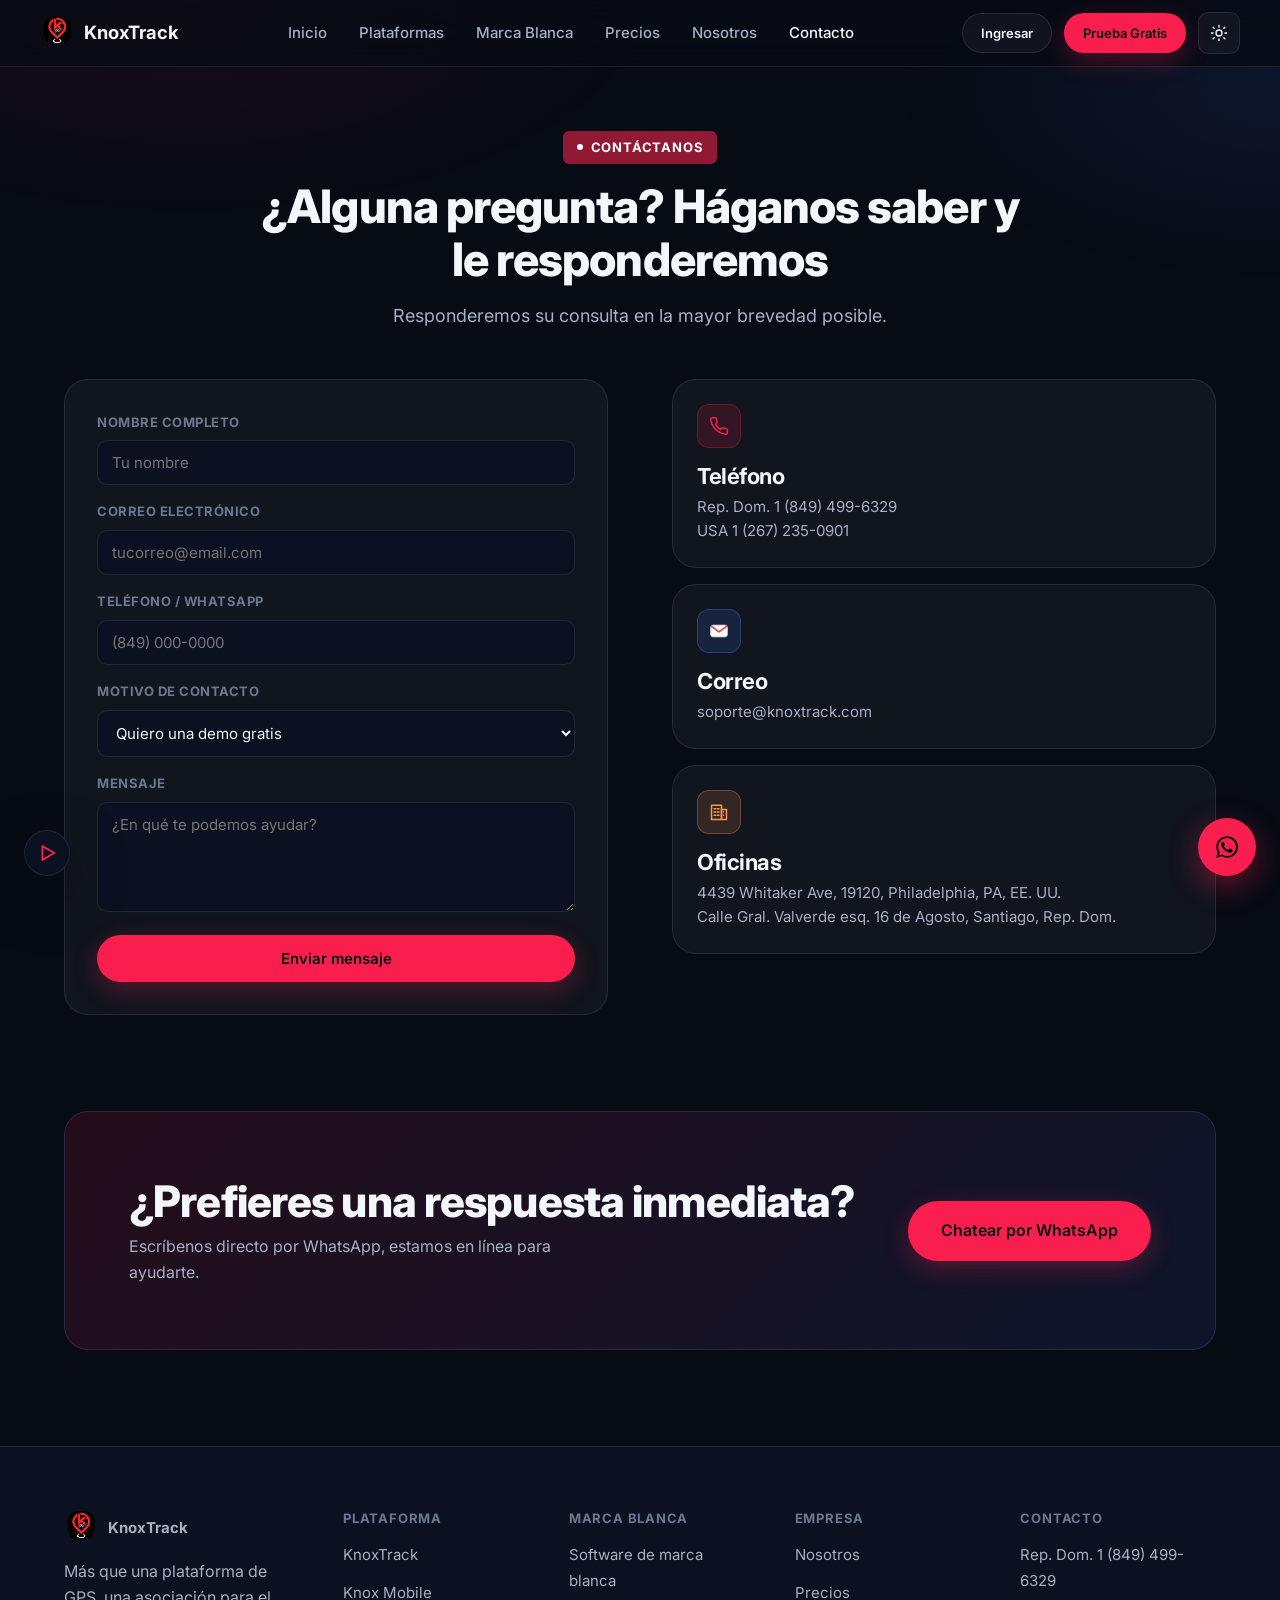
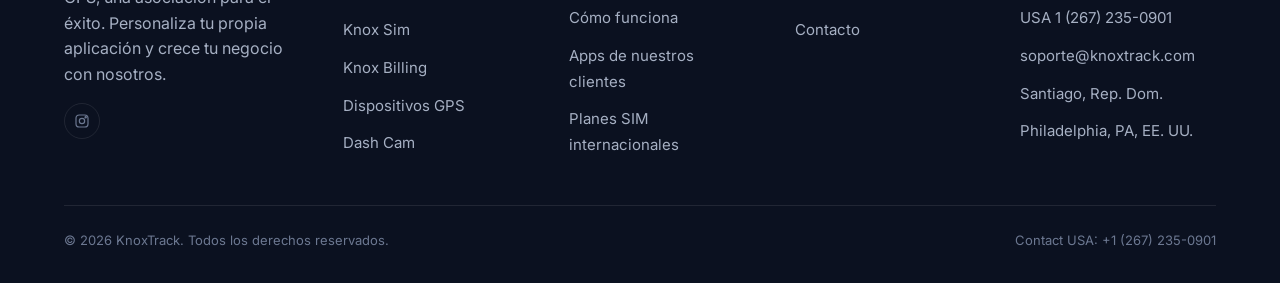
<file: contacto.html>
<!DOCTYPE html>
<html lang="es">
<head>
<meta charset="UTF-8">
<script>(function(){try{if(localStorage.getItem('kt-theme')==='light')document.documentElement.setAttribute('data-theme','light');}catch(e){}})();</script>
<script>(function(){
  try{
    var siteLang='es';
    if(/(?:^|; )googtrans=/.test(document.cookie)) return;
    fetch('https://ipapi.co/json/').then(function(r){ return r.json(); }).then(function(d){
      var lang=null;
      if(d && d.languages){ lang=d.languages.split(',')[0].split('-')[0].toLowerCase(); }
      if(!lang && d && d.country_code){
        var map={US:'en',GB:'en',CA:'en',AU:'en',NZ:'en',IE:'en',IN:'en',ZA:'en',
                 BR:'pt',PT:'pt',FR:'fr',DE:'de',IT:'it',NL:'nl',RU:'ru',
                 CN:'zh-CN',TW:'zh-TW',JP:'ja',KR:'ko',SA:'ar',AE:'ar',EG:'ar',
                 TR:'tr',PL:'pl',SE:'sv',NO:'no',DK:'da',FI:'fi',GR:'el',
                 IL:'iw',TH:'th',VN:'vi',ID:'id',PH:'tl'};
        lang=map[d.country_code]||null;
      }
      if(lang && lang.split('-')[0]!==siteLang){
        document.cookie='googtrans=/'+siteLang+'/'+lang+';path=/';
        location.reload();
      }
    }).catch(function(){});
  }catch(e){}
})();</script>
<meta name="viewport" content="width=device-width, initial-scale=1">
<title>Contacto — KnoxTrack</title>
<meta name="description" content="¿Alguna pregunta? Contacta a KnoxTrack por teléfono, WhatsApp o correo. Tenemos oficinas en Santiago, Rep. Dom. y Philadelphia, PA, EE. UU.">
<meta name="robots" content="index, follow">
<link rel="canonical" href="https://knoxtrack.com/contacto.html">
<link rel="icon" type="image/x-icon" href="favicon.ico">
<link rel="icon" type="image/png" sizes="32x32" href="favicon-32x32.png">
<link rel="icon" type="image/png" sizes="16x16" href="favicon-16x16.png">
<link rel="apple-touch-icon" sizes="180x180" href="apple-touch-icon.png">
<link rel="manifest" href="site.webmanifest">
<meta name="theme-color" content="#070b14">
<link rel="stylesheet" href="styles.css">
<meta property="og:type" content="website">
<meta property="og:site_name" content="KnoxTrack">
<meta property="og:locale" content="es_DO">
<meta property="og:url" content="https://knoxtrack.com/contacto.html">
<meta property="og:title" content="Contacto — KnoxTrack">
<meta property="og:description" content="¿Alguna pregunta? Contacta a KnoxTrack por teléfono, WhatsApp o correo. Tenemos oficinas en Santiago, Rep. Dom. y Philadelphia, PA, EE. UU.">
<meta property="og:image" content="https://knoxtrack.com/assets/og-image.jpg">
<meta property="og:image:width" content="1200">
<meta property="og:image:height" content="630">
<meta name="twitter:card" content="summary_large_image">
<meta name="twitter:title" content="Contacto — KnoxTrack">
<meta name="twitter:description" content="¿Alguna pregunta? Contacta a KnoxTrack por teléfono, WhatsApp o correo. Tenemos oficinas en Santiago, Rep. Dom. y Philadelphia, PA, EE. UU.">
<meta name="twitter:image" content="https://knoxtrack.com/assets/og-image.jpg">
<script type="application/ld+json">{"@context": "https://schema.org", "@type": "Organization", "@id": "https://knoxtrack.com/#organization", "name": "KnoxTrack", "url": "https://knoxtrack.com/", "logo": "https://knoxtrack.com/assets/knoxtrack-icon.webp", "image": "https://knoxtrack.com/assets/og-image.jpg", "description": "KnoxTrack es la plataforma de rastreo GPS y marca blanca líder en República Dominicana.", "sameAs": ["https://instagram.com/knoxtrack"], "contactPoint": [{"@type": "ContactPoint", "telephone": "+1-849-499-6329", "contactType": "customer service", "areaServed": "DO", "availableLanguage": ["Spanish"]}, {"@type": "ContactPoint", "telephone": "+1-267-235-0901", "contactType": "customer service", "areaServed": "US", "availableLanguage": ["Spanish", "English"]}], "address": [{"@type": "PostalAddress", "streetAddress": "Calle Gral. Valverde esq. 16 de Agosto", "addressLocality": "Santiago", "addressCountry": "DO"}, {"@type": "PostalAddress", "streetAddress": "4439 Whitaker Ave", "postalCode": "19120", "addressLocality": "Philadelphia", "addressRegion": "PA", "addressCountry": "US"}]}</script>
<script type="application/ld+json">{"@context": "https://schema.org", "@type": "WebSite", "@id": "https://knoxtrack.com/#website", "name": "KnoxTrack", "url": "https://knoxtrack.com/", "publisher": {"@id": "https://knoxtrack.com/#organization"}, "inLanguage": "es"}</script>
<script type="application/ld+json">{"@context": "https://schema.org", "@type": "BreadcrumbList", "itemListElement": [{"@type": "ListItem", "position": 1, "name": "Inicio", "item": "https://knoxtrack.com/"}, {"@type": "ListItem", "position": 2, "name": "Contacto", "item": "https://knoxtrack.com/contacto.html"}]}</script>
</head>
<body>

<header class="nav">
  <div class="container nav-row">
    <a href="index.html" class="brand">
      <img class="brand-mark" src="assets/knoxtrack-icon.webp" alt="KnoxTrack">
      KnoxTrack
    </a>
    <nav>
      <ul class="nav-links" id="navLinks">
        <li class="nav-links-head">
          <span class="nav-links-brand">Menú</span>
          <button type="button" class="nav-links-close" id="navClose" aria-label="Cerrar menú">&times;</button>
        </li>
        <li><a href="index.html">Inicio</a></li>
        <li class="nav-drop">
          <a href="producto.html">Plataformas</a>
          <div class="nav-drop-panel">
            <a href="producto.html">KnoxTrack <span>Plataforma de rastreo GPS</span></a>
            <a href="producto.html#master">Knox Mobile <span>Rastreo desde celular</span></a>
            <a href="producto.html#knoxsim">Knox Sim <span>Gestión de SIM IoT</span></a>
            <a href="producto.html#system">Knox Billing <span>Facturación integrada</span></a>
            <a href="producto.html#dispositivos">Dispositivos GPS <span>Equipos K21 y K11</span></a>
          </div>
        </li>
        <li><a href="marcablanca.html">Marca Blanca</a></li>
        <li><a href="precios.html">Precios</a></li>
        <li><a href="nosotros.html">Nosotros</a></li>
        <li><a href="contacto.html" class="active">Contacto</a></li>
      
        <li class="nav-links-cta"><a href="contacto.html" class="btn btn-primary btn-block">Prueba Gratis</a></li>
      </ul>
    </nav>
    <div class="nav-actions">
      <a href="https://knoxgps.com/authentication/create" class="btn btn-ghost btn-sm">Ingresar</a>
      <a href="contacto.html" class="btn btn-primary btn-sm">Prueba Gratis</a>
      <button type="button" class="theme-toggle" id="themeToggle" aria-label="Cambiar a tema claro">
        <svg class="theme-icon theme-icon-sun" width="18" height="18" viewBox="0 0 24 24" fill="none" stroke="currentColor" stroke-width="1.8" stroke-linecap="round"><circle cx="12" cy="12" r="4"/><path d="M12 2v2M12 20v2M4.2 4.2l1.4 1.4M18.4 18.4l1.4 1.4M2 12h2M20 12h2M4.2 19.8l1.4-1.4M18.4 5.6l1.4-1.4"/></svg>
        <svg class="theme-icon theme-icon-moon" width="18" height="18" viewBox="0 0 24 24" fill="none" stroke="currentColor" stroke-width="1.8" stroke-linecap="round" stroke-linejoin="round"><path d="M21 12.8A9 9 0 1 1 11.2 3 7 7 0 0 0 21 12.8Z"/></svg>
      </button>
      <button class="nav-toggle" id="navToggle" aria-label="Abrir menú" aria-expanded="false">
        <svg width="20" height="20" viewBox="0 0 24 24" fill="none" stroke="currentColor" stroke-width="2" stroke-linecap="round"><path d="M3 6h18M3 12h18M3 18h18"/></svg>
      </button>
    </div>
  </div>
</header>

<section class="page-hero reveal">
  <div class="container">
    <span class="eyebrow"><span class="dot"></span> Contáctanos</span>
    <h1>¿Alguna pregunta? Háganos saber y le responderemos</h1>
    <p>Responderemos su consulta en la mayor brevedad posible.</p>
  </div>
</section>

<section class="section" style="padding-top:0">
  <div class="container">
    <div class="quote-wrap reveal">
      <div class="form-card">
        <form data-demo-form>
          <div class="field"><label>Nombre completo</label><input type="text" required placeholder="Tu nombre"></div>
          <div class="field"><label>Correo electrónico</label><input type="email" required placeholder="tucorreo@email.com"></div>
          <div class="field"><label>Teléfono / WhatsApp</label><input type="tel" placeholder="(849) 000-0000"></div>
          <div class="field">
            <label>Motivo de contacto</label>
            <select>
              <option>Quiero una demo gratis</option>
              <option>Cotizar plan empresarial</option>
              <option>Cotizar plan personal</option>
              <option>Software de marca blanca</option>
              <option>Soporte técnico</option>
              <option>Otro</option>
            </select>
          </div>
          <div class="field"><label>Mensaje</label><textarea placeholder="¿En qué te podemos ayudar?"></textarea></div>
          <button type="submit" class="btn btn-primary btn-block">Enviar mensaje</button>
        </form>
      </div>

      <div>
        <div class="card" style="margin-bottom:16px">
          <div class="icon"><svg width="20" height="20" viewBox="0 0 24 24" fill="none" stroke="currentColor" stroke-width="1.8"><path d="M22 16.9v3a2 2 0 0 1-2.2 2 19.8 19.8 0 0 1-8.6-3.1 19.5 19.5 0 0 1-6-6 19.8 19.8 0 0 1-3.1-8.6A2 2 0 0 1 4.1 2h3a2 2 0 0 1 2 1.7c.1 1 .3 2 .6 3a2 2 0 0 1-.5 2.1L8 10a16 16 0 0 0 6 6l1.2-1.2a2 2 0 0 1 2.1-.5c1 .3 2 .5 3 .6a2 2 0 0 1 1.7 2Z"/></svg></div>
          <h3>Teléfono</h3>
          <p><a href="tel:+18494996329">Rep. Dom. 1 (849) 499-6329</a><br><a href="tel:+12672350901">USA 1 (267) 235-0901</a></p>
        </div>
        <div class="card route" style="margin-bottom:16px">
          <div class="icon"><svg width="20" height="20" viewBox="0 0 24 24"><rect x="2" y="5" width="20" height="14" rx="3" fill="#fff" stroke="#e2e8f0"/><path d="M3 6.5 12 13l9-6.5" fill="none" stroke="#EA4335" stroke-width="2" stroke-linecap="round" stroke-linejoin="round"/></svg></div>
          <h3>Correo</h3>
          <p><a href="mailto:soporte@knoxtrack.com">soporte@knoxtrack.com</a></p>
        </div>
        <div class="card alert">
          <div class="icon"><svg width="20" height="20" viewBox="0 0 24 24" fill="none" stroke="currentColor" stroke-width="1.8" stroke-linecap="round" stroke-linejoin="round"><rect x="3" y="4" width="12" height="17"/><rect x="15" y="9" width="6" height="12"/><path d="M6 8h2M10 8h2M6 12h2M10 12h2M6 16h2M10 16h2"/><path d="M17.5 12v.01M17.5 16v.01"/></svg></div>
          <h3>Oficinas</h3>
          <p>4439 Whitaker Ave, 19120, Philadelphia, PA, EE. UU.<br>Calle Gral. Valverde esq. 16 de Agosto, Santiago, Rep. Dom.</p>
        </div>
      </div>
    </div>
  </div>
</section>

<section class="section" style="padding-top:0">
  <div class="container reveal">
    <div class="cta-band">
      <div><h2>¿Prefieres una respuesta inmediata?</h2><p>Escríbenos directo por WhatsApp, estamos en línea para ayudarte.</p></div>
      <a href="https://api.whatsapp.com/send/?phone=18494996329&text=Saludos" class="btn btn-primary btn-lg">Chatear por WhatsApp</a>
    </div>
  </div>
</section>

<footer class="footer">
  <div class="container">
    <div class="footer-grid">
      <div class="footer-col">
        <a href="index.html" class="brand" style="margin-bottom:14px; display:flex;">
          <img class="brand-mark" src="assets/knoxtrack-icon.webp" alt="KnoxTrack">
          KnoxTrack
        </a>
        <p style="max-width:280px">Más que una plataforma de GPS, una asociación para el éxito. Personaliza tu propia aplicación y crece tu negocio con nosotros.</p>
        <div class="footer-social">
          <a href="https://instagram.com/knoxtrack" aria-label="Instagram" target="_blank" rel="noopener"><svg width="16" height="16" viewBox="0 0 24 24" fill="none" stroke="currentColor" stroke-width="1.8"><rect x="3" y="3" width="18" height="18" rx="5"/><circle cx="12" cy="12" r="4"/><circle cx="17.5" cy="6.5" r="1"/></svg></a>
        </div>
      </div>
      <div class="footer-col">
        <h4>Plataforma</h4>
        <ul>
          <li><a href="producto.html">KnoxTrack</a></li>
          <li><a href="producto.html#master">Knox Mobile</a></li>
          <li><a href="producto.html#knoxsim">Knox Sim</a></li>
          <li><a href="producto.html#system">Knox Billing</a></li>
          <li><a href="producto.html#dispositivos">Dispositivos GPS</a></li>
          <li><a href="producto.html#dashcam">Dash Cam</a></li>
        </ul>
      </div>
      <div class="footer-col">
        <h4>Marca Blanca</h4>
        <ul>
          <li><a href="marcablanca.html">Software de marca blanca</a></li>
          <li><a href="marcablanca.html#detalle">Cómo funciona</a></li>
          <li><a href="index.html#wlShowcase">Apps de nuestros clientes</a></li>
          <li><a href="precios.html#sim">Planes SIM internacionales</a></li>
        </ul>
      </div>
      <div class="footer-col">
        <h4>Empresa</h4>
        <ul>
          <li><a href="nosotros.html">Nosotros</a></li>
          <li><a href="precios.html">Precios</a></li>
          <li><a href="contacto.html">Contacto</a></li>
        </ul>
      </div>
      <div class="footer-col">
        <h4>Contacto</h4>
        <ul>
          <li><a href="tel:+18494996329">Rep. Dom. 1 (849) 499-6329</a></li>
          <li><a href="tel:+12672350901">USA 1 (267) 235-0901</a></li>
          <li><a href="mailto:soporte@knoxtrack.com">soporte@knoxtrack.com</a></li>
          <li><a href="https://www.google.com/maps/search/?api=1&query=Calle+Gral.+Valverde+esq.+16+de+Agosto%2C+Santiago%2C+Rep%C3%BAblica+Dominicana" target="_blank" rel="noopener">Santiago, Rep. Dom.</a></li>
          <li><a href="https://www.google.com/maps/search/?api=1&query=4439+Whitaker+Ave%2C+Philadelphia%2C+PA+19120" target="_blank" rel="noopener">Philadelphia, PA, EE. UU.</a></li>
        </ul>
      </div>
    </div>
    <div class="footer-bottom"><span>© 2026 KnoxTrack. Todos los derechos reservados.</span><span>Contact USA: <a href="tel:+12672350901" style="color:inherit">+1 (267) 235-0901</a></span></div>
  </div>
</footer>

<button type="button" class="audio-fab is-paused" id="audioToggle" aria-label="Reproducir audio" aria-pressed="false">
  <svg class="audio-fab-icon audio-fab-icon-playing" width="22" height="22" viewBox="0 0 24 24" fill="none" stroke="currentColor" stroke-width="2" stroke-linecap="round" stroke-linejoin="round"><rect x="6" y="5" width="4" height="14" rx="1"/><rect x="14" y="5" width="4" height="14" rx="1"/></svg>
  <svg class="audio-fab-icon audio-fab-icon-paused" width="22" height="22" viewBox="0 0 24 24" fill="none" stroke="currentColor" stroke-width="2" stroke-linecap="round" stroke-linejoin="round"><path d="M7 4.5v15l13-7.5Z"/></svg>
</button>
<audio id="siteAudio" src="assets/site-audio.mp3" preload="auto"></audio>

<a class="wa-float" href="https://api.whatsapp.com/send/?phone=18494996329&text=Saludos" aria-label="Chatear por WhatsApp" target="_blank" rel="noopener">
  <svg width="26" height="26" viewBox="0 0 24 24" fill="currentColor"><path d="M12 2a10 10 0 0 0-8.6 15L2 22l5.2-1.4A10 10 0 1 0 12 2Zm0 18.2a8.1 8.1 0 0 1-4.1-1.1l-.3-.2-3 .8.8-2.9-.2-.3A8.2 8.2 0 1 1 12 20.2Zm4.5-6.1c-.2-.1-1.4-.7-1.7-.8s-.4-.1-.6.1-.7.8-.9 1-.3.2-.6.1a6.7 6.7 0 0 1-2-1.2 7.4 7.4 0 0 1-1.4-1.7c-.1-.2 0-.4.1-.5l.4-.5.3-.4a.5.5 0 0 0 0-.5c-.1-.1-.6-1.5-.9-2s-.5-.4-.6-.4h-.5a1 1 0 0 0-.7.3 3 3 0 0 0-.9 2.2 5.2 5.2 0 0 0 1.1 2.8 12 12 0 0 0 4.6 4.1c.6.3 1.1.4 1.5.6a3.6 3.6 0 0 0 1.6.1 2.7 2.7 0 0 0 1.8-1.2 2.2 2.2 0 0 0 .2-1.2c-.1-.1-.3-.2-.5-.3Z"/></svg>
</a>

<script src="main.js"></script>
<div id="google_translate_element"></div>
<script type="text/javascript">
  function googleTranslateElementInit(){
    new google.translate.TranslateElement({ pageLanguage: 'es', autoDisplay: false }, 'google_translate_element');
  }
</script>
<script src="https://translate.google.com/translate_a/element.js?cb=googleTranslateElementInit" async></script>
</body>
</html>
</file>
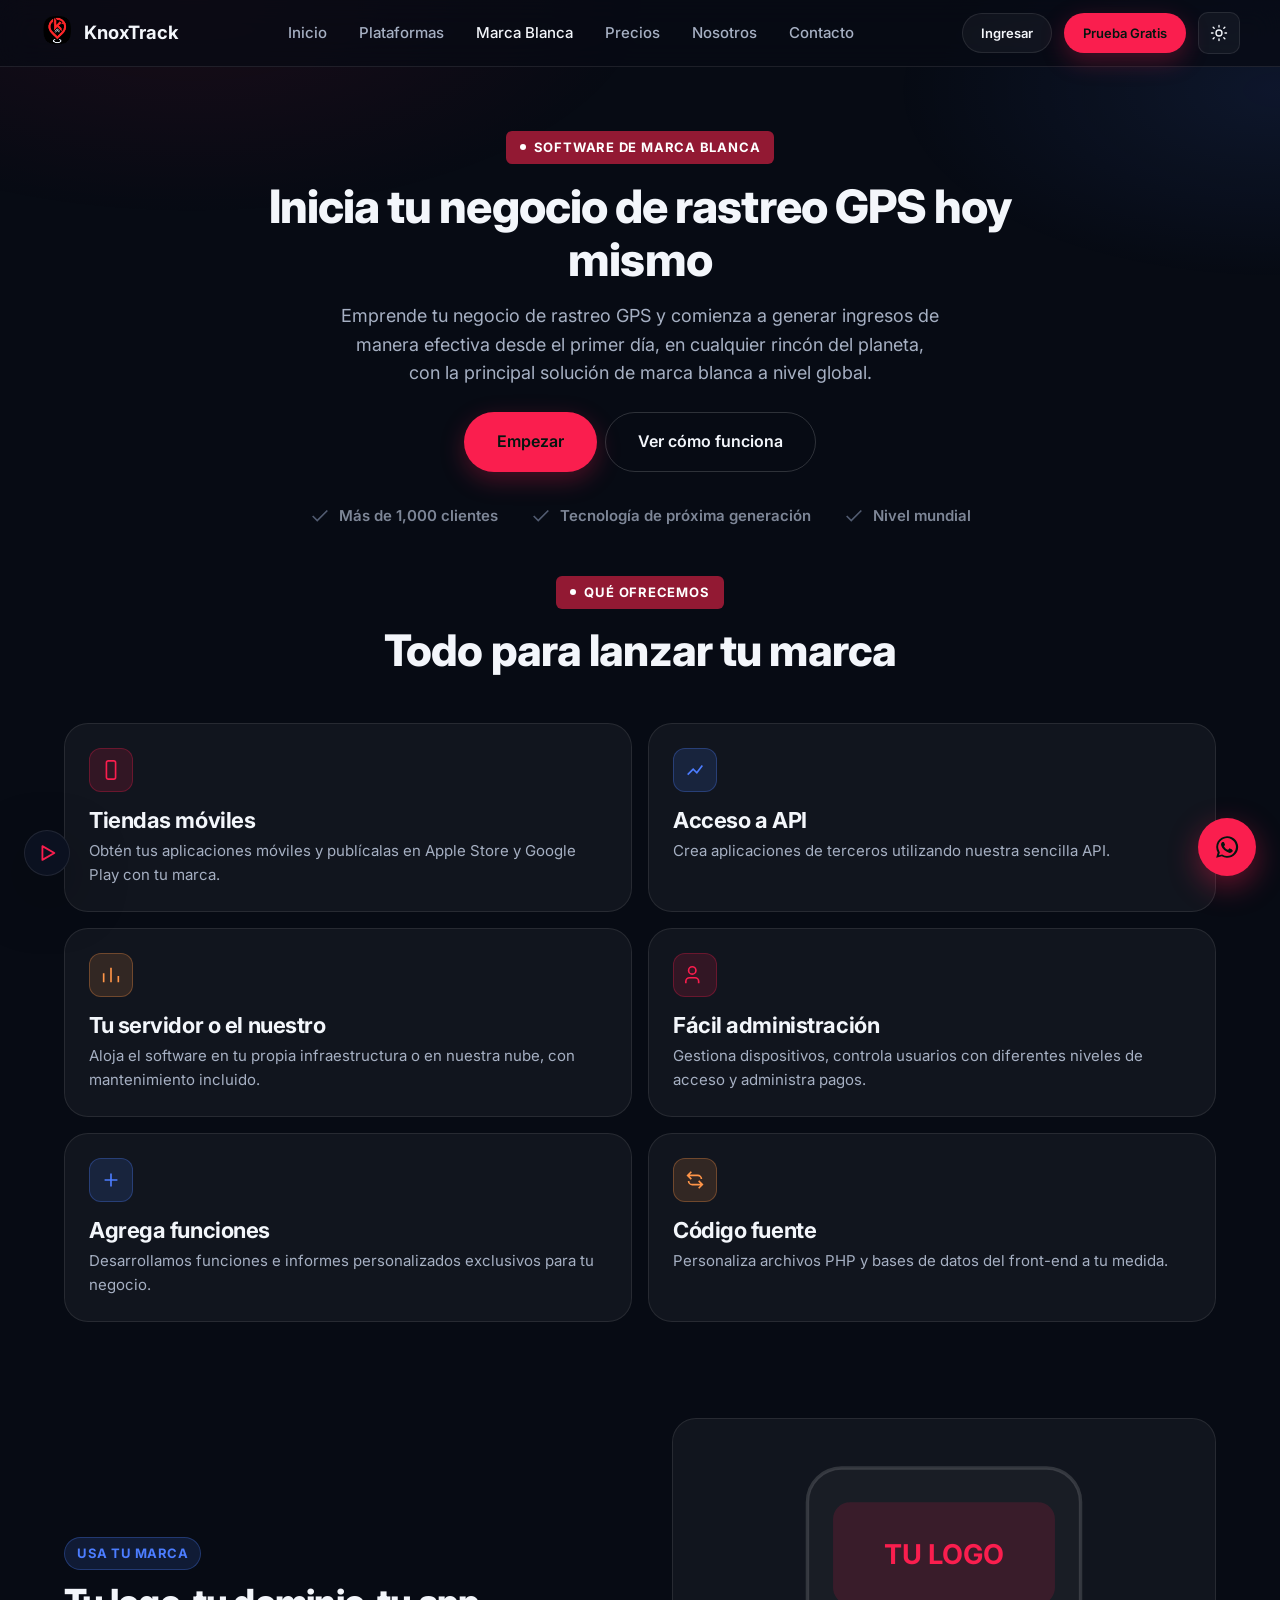
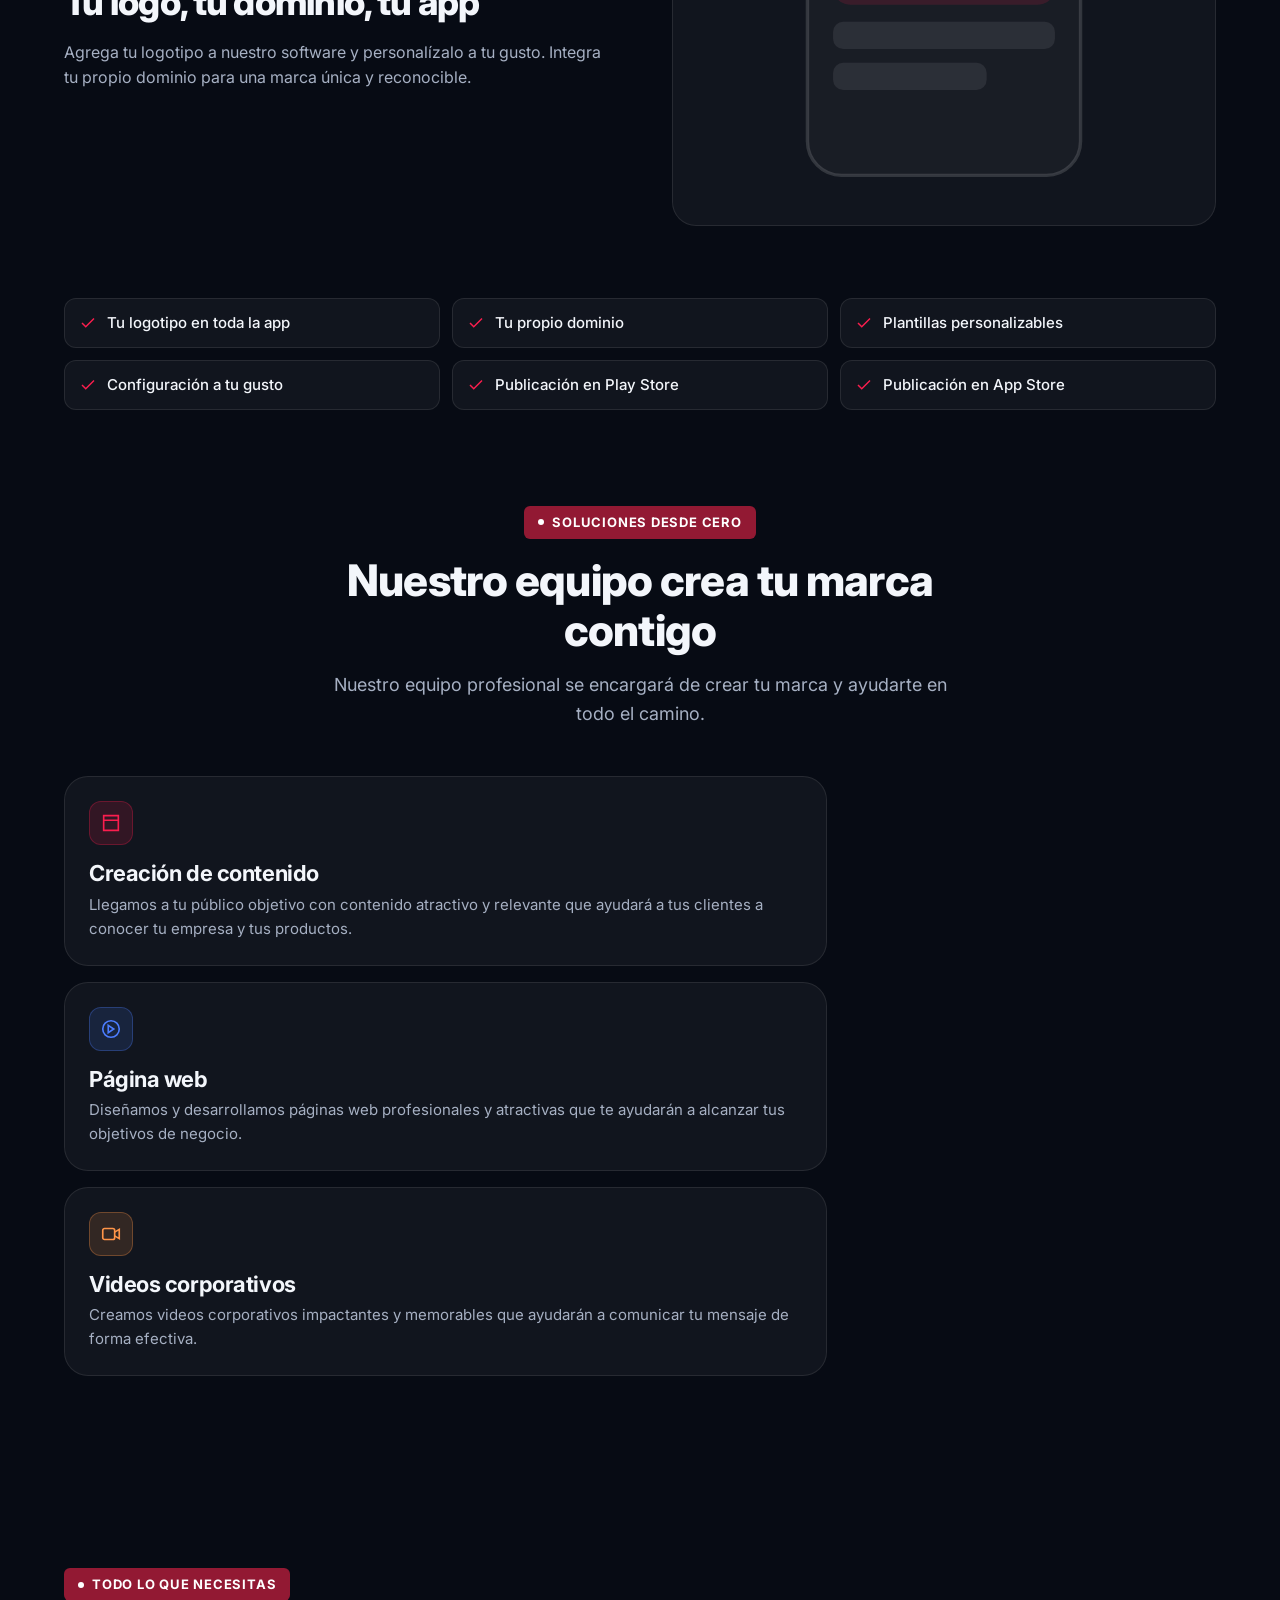
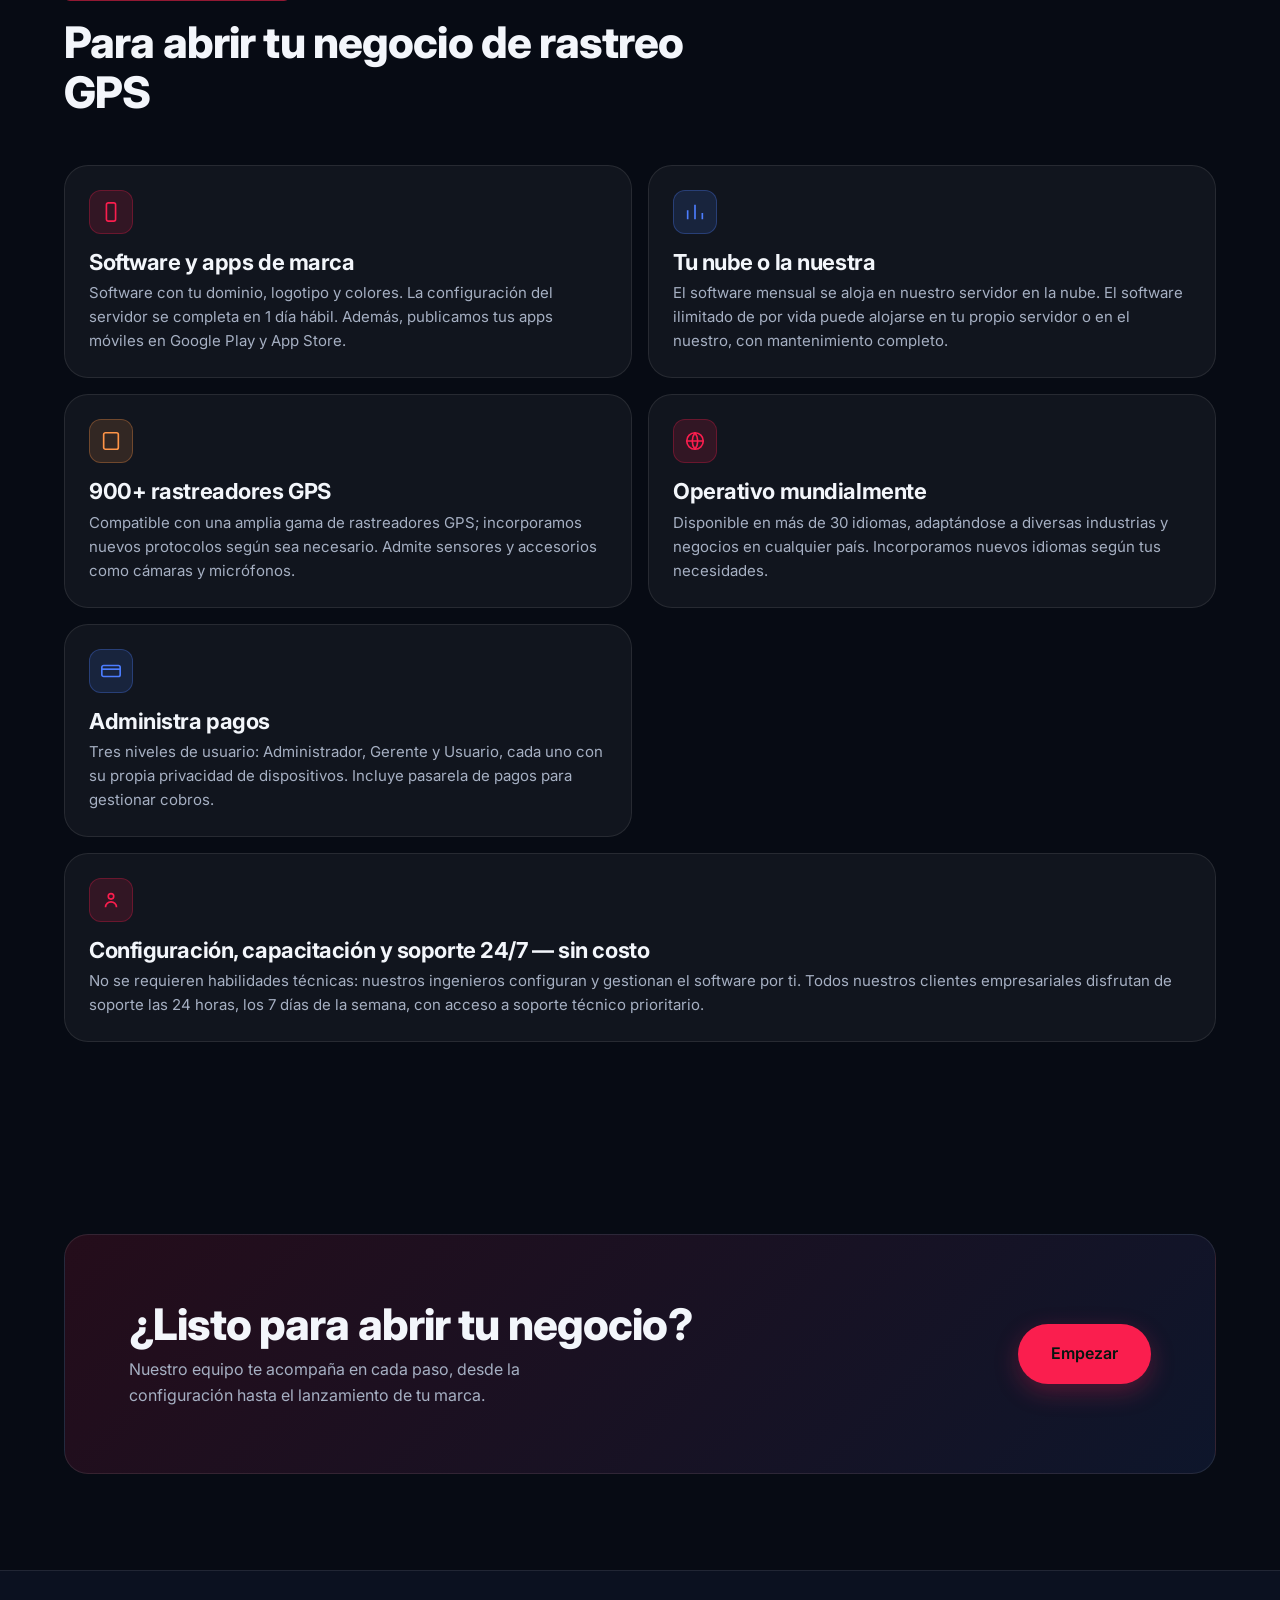
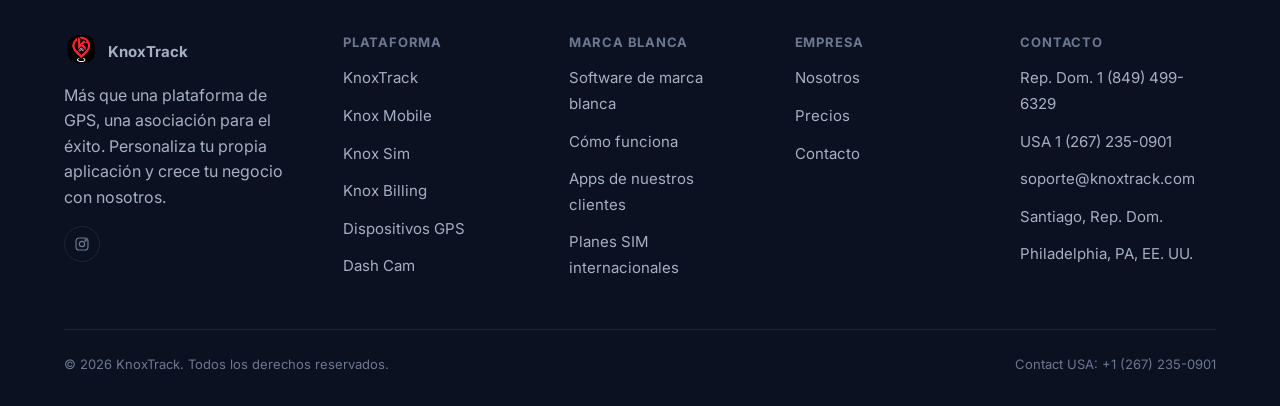
<file: marcablanca.html>
<!DOCTYPE html>
<html lang="es">
<head>
<meta charset="UTF-8">
<script>(function(){try{if(localStorage.getItem('kt-theme')==='light')document.documentElement.setAttribute('data-theme','light');}catch(e){}})();</script>
<script>(function(){
  try{
    var siteLang='es';
    if(/(?:^|; )googtrans=/.test(document.cookie)) return;
    fetch('https://ipapi.co/json/').then(function(r){ return r.json(); }).then(function(d){
      var lang=null;
      if(d && d.languages){ lang=d.languages.split(',')[0].split('-')[0].toLowerCase(); }
      if(!lang && d && d.country_code){
        var map={US:'en',GB:'en',CA:'en',AU:'en',NZ:'en',IE:'en',IN:'en',ZA:'en',
                 BR:'pt',PT:'pt',FR:'fr',DE:'de',IT:'it',NL:'nl',RU:'ru',
                 CN:'zh-CN',TW:'zh-TW',JP:'ja',KR:'ko',SA:'ar',AE:'ar',EG:'ar',
                 TR:'tr',PL:'pl',SE:'sv',NO:'no',DK:'da',FI:'fi',GR:'el',
                 IL:'iw',TH:'th',VN:'vi',ID:'id',PH:'tl'};
        lang=map[d.country_code]||null;
      }
      if(lang && lang.split('-')[0]!==siteLang){
        document.cookie='googtrans=/'+siteLang+'/'+lang+';path=/';
        location.reload();
      }
    }).catch(function(){});
  }catch(e){}
})();</script>
<meta name="viewport" content="width=device-width, initial-scale=1">
<title>Software de Marca Blanca — KnoxTrack</title>
<meta name="description" content="Inicia tu propio negocio de rastreo GPS con la solución de marca blanca de KnoxTrack: tu logo, tu dominio, tu app en Play Store y App Store.">
<meta name="robots" content="index, follow">
<link rel="canonical" href="https://knoxtrack.com/marcablanca.html">
<link rel="icon" type="image/x-icon" href="favicon.ico">
<link rel="icon" type="image/png" sizes="32x32" href="favicon-32x32.png">
<link rel="icon" type="image/png" sizes="16x16" href="favicon-16x16.png">
<link rel="apple-touch-icon" sizes="180x180" href="apple-touch-icon.png">
<link rel="manifest" href="site.webmanifest">
<meta name="theme-color" content="#070b14">
<link rel="stylesheet" href="styles.css">
<meta property="og:type" content="website">
<meta property="og:site_name" content="KnoxTrack">
<meta property="og:locale" content="es_DO">
<meta property="og:url" content="https://knoxtrack.com/marcablanca.html">
<meta property="og:title" content="Software de Marca Blanca — KnoxTrack">
<meta property="og:description" content="Inicia tu propio negocio de rastreo GPS con la solución de marca blanca de KnoxTrack: tu logo, tu dominio, tu app en Play Store y App Store.">
<meta property="og:image" content="https://knoxtrack.com/assets/og-image.jpg">
<meta property="og:image:width" content="1200">
<meta property="og:image:height" content="630">
<meta name="twitter:card" content="summary_large_image">
<meta name="twitter:title" content="Software de Marca Blanca — KnoxTrack">
<meta name="twitter:description" content="Inicia tu propio negocio de rastreo GPS con la solución de marca blanca de KnoxTrack: tu logo, tu dominio, tu app en Play Store y App Store.">
<meta name="twitter:image" content="https://knoxtrack.com/assets/og-image.jpg">
<script type="application/ld+json">{"@context": "https://schema.org", "@type": "Organization", "@id": "https://knoxtrack.com/#organization", "name": "KnoxTrack", "url": "https://knoxtrack.com/", "logo": "https://knoxtrack.com/assets/knoxtrack-icon.webp", "image": "https://knoxtrack.com/assets/og-image.jpg", "description": "KnoxTrack es la plataforma de rastreo GPS y marca blanca líder en República Dominicana.", "sameAs": ["https://instagram.com/knoxtrack"], "contactPoint": [{"@type": "ContactPoint", "telephone": "+1-849-499-6329", "contactType": "customer service", "areaServed": "DO", "availableLanguage": ["Spanish"]}, {"@type": "ContactPoint", "telephone": "+1-267-235-0901", "contactType": "customer service", "areaServed": "US", "availableLanguage": ["Spanish", "English"]}], "address": [{"@type": "PostalAddress", "streetAddress": "Calle Gral. Valverde esq. 16 de Agosto", "addressLocality": "Santiago", "addressCountry": "DO"}, {"@type": "PostalAddress", "streetAddress": "4439 Whitaker Ave", "postalCode": "19120", "addressLocality": "Philadelphia", "addressRegion": "PA", "addressCountry": "US"}]}</script>
<script type="application/ld+json">{"@context": "https://schema.org", "@type": "WebSite", "@id": "https://knoxtrack.com/#website", "name": "KnoxTrack", "url": "https://knoxtrack.com/", "publisher": {"@id": "https://knoxtrack.com/#organization"}, "inLanguage": "es"}</script>
<script type="application/ld+json">{"@context": "https://schema.org", "@type": "BreadcrumbList", "itemListElement": [{"@type": "ListItem", "position": 1, "name": "Inicio", "item": "https://knoxtrack.com/"}, {"@type": "ListItem", "position": 2, "name": "Marca Blanca", "item": "https://knoxtrack.com/marcablanca.html"}]}</script>
</head>
<body>

<header class="nav">
  <div class="container nav-row">
    <a href="index.html" class="brand">
      <img class="brand-mark" src="assets/knoxtrack-icon.webp" alt="KnoxTrack">
      KnoxTrack
    </a>
    <nav>
      <ul class="nav-links" id="navLinks">
        <li class="nav-links-head">
          <span class="nav-links-brand">Menú</span>
          <button type="button" class="nav-links-close" id="navClose" aria-label="Cerrar menú">&times;</button>
        </li>
        <li><a href="index.html">Inicio</a></li>
        <li class="nav-drop">
          <a href="producto.html">Plataformas</a>
          <div class="nav-drop-panel">
            <a href="producto.html">KnoxTrack <span>Plataforma de rastreo GPS</span></a>
            <a href="producto.html#master">Knox Mobile <span>Rastreo desde celular</span></a>
            <a href="producto.html#knoxsim">Knox Sim <span>Gestión de SIM IoT</span></a>
            <a href="producto.html#system">Knox Billing <span>Facturación integrada</span></a>
            <a href="producto.html#dispositivos">Dispositivos GPS <span>Equipos K21 y K11</span></a>
          </div>
        </li>
        <li><a href="marcablanca.html" class="active">Marca Blanca</a></li>
        <li><a href="precios.html">Precios</a></li>
        <li><a href="nosotros.html">Nosotros</a></li>
        <li><a href="contacto.html">Contacto</a></li>
      
        <li class="nav-links-cta"><a href="contacto.html" class="btn btn-primary btn-block">Prueba Gratis</a></li>
      </ul>
    </nav>
    <div class="nav-actions">
      <a href="https://knoxgps.com/authentication/create" class="btn btn-ghost btn-sm">Ingresar</a>
      <a href="contacto.html" class="btn btn-primary btn-sm">Prueba Gratis</a>
      <button type="button" class="theme-toggle" id="themeToggle" aria-label="Cambiar a tema claro">
        <svg class="theme-icon theme-icon-sun" width="18" height="18" viewBox="0 0 24 24" fill="none" stroke="currentColor" stroke-width="1.8" stroke-linecap="round"><circle cx="12" cy="12" r="4"/><path d="M12 2v2M12 20v2M4.2 4.2l1.4 1.4M18.4 18.4l1.4 1.4M2 12h2M20 12h2M4.2 19.8l1.4-1.4M18.4 5.6l1.4-1.4"/></svg>
        <svg class="theme-icon theme-icon-moon" width="18" height="18" viewBox="0 0 24 24" fill="none" stroke="currentColor" stroke-width="1.8" stroke-linecap="round" stroke-linejoin="round"><path d="M21 12.8A9 9 0 1 1 11.2 3 7 7 0 0 0 21 12.8Z"/></svg>
      </button>
      <button class="nav-toggle" id="navToggle" aria-label="Abrir menú" aria-expanded="false">
        <svg width="20" height="20" viewBox="0 0 24 24" fill="none" stroke="currentColor" stroke-width="2" stroke-linecap="round"><path d="M3 6h18M3 12h18M3 18h18"/></svg>
      </button>
    </div>
  </div>
</header>

<section class="page-hero reveal">
  <div class="container">
    <span class="eyebrow"><span class="dot"></span> Software de marca blanca</span>
    <h1>Inicia tu negocio de rastreo GPS hoy mismo</h1>
    <p>Emprende tu negocio de rastreo GPS y comienza a generar ingresos de manera efectiva desde el primer día, en cualquier rincón del planeta, con la principal solución de marca blanca a nivel global.</p>
    <div class="flex gap-2" style="justify-content:center; margin-top:24px"><a href="contacto.html" class="btn btn-primary btn-lg">Empezar</a><a href="#detalle" class="btn btn-outline btn-lg">Ver cómo funciona</a></div>
    <div class="logo-row" style="justify-content:center; margin-top:32px">
      <div class="logo-chip"><svg class="ico" viewBox="0 0 24 24" fill="none" stroke="currentColor" stroke-width="1.8"><path d="M20 6L9 17l-5-5"/></svg> Más de 1,000 clientes</div>
      <div class="logo-chip"><svg class="ico" viewBox="0 0 24 24" fill="none" stroke="currentColor" stroke-width="1.8"><path d="M20 6L9 17l-5-5"/></svg> Tecnología de próxima generación</div>
      <div class="logo-chip"><svg class="ico" viewBox="0 0 24 24" fill="none" stroke="currentColor" stroke-width="1.8"><path d="M20 6L9 17l-5-5"/></svg> Nivel mundial</div>
    </div>
  </div>
</section>

<section class="section" style="padding-top:0">
  <div class="container reveal">
    <div class="section-head center">
      <span class="eyebrow"><span class="dot"></span> Qué ofrecemos</span>
      <h2>Todo para lanzar tu marca</h2>
    </div>
    <div class="bento">
      <div class="card w3">
        <div class="icon"><svg width="22" height="22" viewBox="0 0 24 24" fill="none" stroke="currentColor" stroke-width="1.8"><rect x="7" y="2" width="10" height="20" rx="2"/></svg></div>
        <h3>Tiendas móviles</h3>
        <p>Obtén tus aplicaciones móviles y publícalas en Apple Store y Google Play con tu marca.</p>
      </div>
      <div class="card w3 route">
        <div class="icon"><svg width="22" height="22" viewBox="0 0 24 24" fill="none" stroke="currentColor" stroke-width="1.8"><path d="M4 17l6-6 4 4 6-8"/></svg></div>
        <h3>Acceso a API</h3>
        <p>Crea aplicaciones de terceros utilizando nuestra sencilla API.</p>
      </div>
      <div class="card w3 alert">
        <div class="icon"><svg width="22" height="22" viewBox="0 0 24 24" fill="none" stroke="currentColor" stroke-width="1.8"><path d="M4 20V10M12 20V4M20 20v-7"/></svg></div>
        <h3>Tu servidor o el nuestro</h3>
        <p>Aloja el software en tu propia infraestructura o en nuestra nube, con mantenimiento incluido.</p>
      </div>
      <div class="card w3">
        <div class="icon"><svg width="22" height="22" viewBox="0 0 24 24" fill="none" stroke="currentColor" stroke-width="1.8"><path d="M16 21v-2a4 4 0 0 0-4-4H6a4 4 0 0 0-4 4v2"/><circle cx="9" cy="7" r="4"/></svg></div>
        <h3>Fácil administración</h3>
        <p>Gestiona dispositivos, controla usuarios con diferentes niveles de acceso y administra pagos.</p>
      </div>
      <div class="card w3 route">
        <div class="icon"><svg width="22" height="22" viewBox="0 0 24 24" fill="none" stroke="currentColor" stroke-width="1.8"><path d="M12 5v14M5 12h14"/></svg></div>
        <h3>Agrega funciones</h3>
        <p>Desarrollamos funciones e informes personalizados exclusivos para tu negocio.</p>
      </div>
      <div class="card w3 alert">
        <div class="icon"><svg width="22" height="22" viewBox="0 0 24 24" fill="none" stroke="currentColor" stroke-width="1.8"><path d="M8 3L4 7l4 4M16 21l4-4-4-4M4 7h11a4 4 0 0 1 4 4v0M20 17H9a4 4 0 0 1-4-4v0"/></svg></div>
        <h3>Código fuente</h3>
        <p>Personaliza archivos PHP y bases de datos del front-end a tu medida.</p>
      </div>
    </div>
  </div>
</section>

<section class="section" style="padding-top:0">
  <div class="container reveal">
    <div class="app-row" style="border-top:none; padding-top:0">
      <div>
        <span class="app-tag">Usa tu marca</span>
        <h2 style="font-size:var(--fs-2xl)">Tu logo, tu dominio, tu app</h2>
        <p>Agrega tu logotipo a nuestro software y personalízalo a tu gusto. Integra tu propio dominio para una marca única y reconocible.</p>
      </div>
      <div class="app-visual">
        <svg width="100%" viewBox="0 0 280 200" fill="none">
          <rect x="60" y="10" width="160" height="180" rx="20" fill="rgba(255,255,255,0.03)" stroke="rgba(255,255,255,0.14)" stroke-width="2"/>
          <rect x="75" y="30" width="130" height="60" rx="10" fill="rgba(250,30,78,0.14)"/>
          <text x="140" y="66" text-anchor="middle" font-family="Inter, sans-serif" font-size="16" fill="#fa1e4e" font-weight="700">TU LOGO</text>
          <rect x="75" y="100" width="130" height="16" rx="6" fill="rgba(255,255,255,0.08)"/>
          <rect x="75" y="124" width="90" height="16" rx="6" fill="rgba(255,255,255,0.08)"/>
        </svg>
      </div>
    </div>
    <div class="check-grid" style="margin-top:8px">
      <div class="check-item"><svg width="18" height="18" viewBox="0 0 24 24" fill="none" stroke="currentColor" stroke-width="2"><path d="M20 6L9 17l-5-5"/></svg> Tu logotipo en toda la app</div>
      <div class="check-item"><svg width="18" height="18" viewBox="0 0 24 24" fill="none" stroke="currentColor" stroke-width="2"><path d="M20 6L9 17l-5-5"/></svg> Tu propio dominio</div>
      <div class="check-item"><svg width="18" height="18" viewBox="0 0 24 24" fill="none" stroke="currentColor" stroke-width="2"><path d="M20 6L9 17l-5-5"/></svg> Plantillas personalizables</div>
      <div class="check-item"><svg width="18" height="18" viewBox="0 0 24 24" fill="none" stroke="currentColor" stroke-width="2"><path d="M20 6L9 17l-5-5"/></svg> Configuración a tu gusto</div>
      <div class="check-item"><svg width="18" height="18" viewBox="0 0 24 24" fill="none" stroke="currentColor" stroke-width="2"><path d="M20 6L9 17l-5-5"/></svg> Publicación en Play Store</div>
      <div class="check-item"><svg width="18" height="18" viewBox="0 0 24 24" fill="none" stroke="currentColor" stroke-width="2"><path d="M20 6L9 17l-5-5"/></svg> Publicación en App Store</div>
    </div>
  </div>
</section>

<section class="section" style="padding-top:0">
  <div class="container reveal">
    <div class="section-head center">
      <span class="eyebrow"><span class="dot"></span> Soluciones desde cero</span>
      <h2>Nuestro equipo crea tu marca contigo</h2>
      <p>Nuestro equipo profesional se encargará de crear tu marca y ayudarte en todo el camino.</p>
    </div>
    <div class="bento">
      <div class="card w4">
        <div class="icon"><svg width="22" height="22" viewBox="0 0 24 24" fill="none" stroke="currentColor" stroke-width="1.8"><path d="M4 4h16v16H4zM4 9h16"/></svg></div>
        <h3>Creación de contenido</h3>
        <p>Llegamos a tu público objetivo con contenido atractivo y relevante que ayudará a tus clientes a conocer tu empresa y tus productos.</p>
      </div>
      <div class="card w4 route">
        <div class="icon"><svg width="22" height="22" viewBox="0 0 24 24" fill="none" stroke="currentColor" stroke-width="1.8"><circle cx="12" cy="12" r="9"/><path d="M9 8l6 4-6 4V8Z"/></svg></div>
        <h3>Página web</h3>
        <p>Diseñamos y desarrollamos páginas web profesionales y atractivas que te ayudarán a alcanzar tus objetivos de negocio.</p>
      </div>
      <div class="card w4 alert">
        <div class="icon"><svg width="22" height="22" viewBox="0 0 24 24" fill="none" stroke="currentColor" stroke-width="1.8"><rect x="3" y="6" width="13" height="12" rx="2"/><path d="M16 10l5-3v10l-5-3"/></svg></div>
        <h3>Videos corporativos</h3>
        <p>Creamos videos corporativos impactantes y memorables que ayudarán a comunicar tu mensaje de forma efectiva.</p>
      </div>
    </div>
  </div>
</section>

<section class="section" id="detalle">
  <div class="container reveal">
    <div class="section-head">
      <span class="eyebrow"><span class="dot"></span> Todo lo que necesitas</span>
      <h2>Para abrir tu negocio de rastreo GPS</h2>
    </div>
    <div class="bento">
      <div class="card w3">
        <div class="icon"><svg width="22" height="22" viewBox="0 0 24 24" fill="none" stroke="currentColor" stroke-width="1.8"><rect x="7" y="2" width="10" height="20" rx="2"/></svg></div>
        <h3>Software y apps de marca</h3>
        <p>Software con tu dominio, logotipo y colores. La configuración del servidor se completa en 1 día hábil. Además, publicamos tus apps móviles en Google Play y App Store.</p>
      </div>
      <div class="card w3 route">
        <div class="icon"><svg width="22" height="22" viewBox="0 0 24 24" fill="none" stroke="currentColor" stroke-width="1.8"><path d="M4 20V10M12 20V4M20 20v-7"/></svg></div>
        <h3>Tu nube o la nuestra</h3>
        <p>El software mensual se aloja en nuestro servidor en la nube. El software ilimitado de por vida puede alojarse en tu propio servidor o en el nuestro, con mantenimiento completo.</p>
      </div>
      <div class="card w3 alert">
        <div class="icon"><svg width="22" height="22" viewBox="0 0 24 24" fill="none" stroke="currentColor" stroke-width="1.8"><rect x="4" y="3" width="16" height="18" rx="2"/></svg></div>
        <h3>900+ rastreadores GPS</h3>
        <p>Compatible con una amplia gama de rastreadores GPS; incorporamos nuevos protocolos según sea necesario. Admite sensores y accesorios como cámaras y micrófonos.</p>
      </div>
      <div class="card w3">
        <div class="icon"><svg width="22" height="22" viewBox="0 0 24 24" fill="none" stroke="currentColor" stroke-width="1.8"><circle cx="12" cy="12" r="9"/><path d="M3 12h18M12 3a15 15 0 0 1 0 18M12 3a15 15 0 0 0 0 18"/></svg></div>
        <h3>Operativo mundialmente</h3>
        <p>Disponible en más de 30 idiomas, adaptándose a diversas industrias y negocios en cualquier país. Incorporamos nuevos idiomas según tus necesidades.</p>
      </div>
      <div class="card w3 route">
        <div class="icon"><svg width="22" height="22" viewBox="0 0 24 24" fill="none" stroke="currentColor" stroke-width="1.8"><rect x="2" y="6" width="20" height="12" rx="2"/><path d="M2 10h20"/></svg></div>
        <h3>Administra pagos</h3>
        <p>Tres niveles de usuario: Administrador, Gerente y Usuario, cada uno con su propia privacidad de dispositivos. Incluye pasarela de pagos para gestionar cobros.</p>
      </div>
      <div class="card w6">
        <div class="icon"><svg width="22" height="22" viewBox="0 0 24 24" fill="none" stroke="currentColor" stroke-width="1.8"><path d="M18 20a6 6 0 0 0-12 0M15 8a3 3 0 1 1-6 0 3 3 0 0 1 6 0Z"/></svg></div>
        <h3>Configuración, capacitación y soporte 24/7 — sin costo</h3>
        <p>No se requieren habilidades técnicas: nuestros ingenieros configuran y gestionan el software por ti. Todos nuestros clientes empresariales disfrutan de soporte las 24 horas, los 7 días de la semana, con acceso a soporte técnico prioritario.</p>
      </div>
    </div>
  </div>
</section>

<section class="section">
  <div class="container reveal">
    <div class="cta-band">
      <div><h2>¿Listo para abrir tu negocio?</h2><p>Nuestro equipo te acompaña en cada paso, desde la configuración hasta el lanzamiento de tu marca.</p></div>
      <a href="contacto.html" class="btn btn-primary btn-lg">Empezar</a>
    </div>
  </div>
</section>

<footer class="footer">
  <div class="container">
    <div class="footer-grid">
      <div class="footer-col">
        <a href="index.html" class="brand" style="margin-bottom:14px; display:flex;">
          <img class="brand-mark" src="assets/knoxtrack-icon.webp" alt="KnoxTrack">
          KnoxTrack
        </a>
        <p style="max-width:280px">Más que una plataforma de GPS, una asociación para el éxito. Personaliza tu propia aplicación y crece tu negocio con nosotros.</p>
        <div class="footer-social">
          <a href="https://instagram.com/knoxtrack" aria-label="Instagram" target="_blank" rel="noopener"><svg width="16" height="16" viewBox="0 0 24 24" fill="none" stroke="currentColor" stroke-width="1.8"><rect x="3" y="3" width="18" height="18" rx="5"/><circle cx="12" cy="12" r="4"/><circle cx="17.5" cy="6.5" r="1"/></svg></a>
        </div>
      </div>
      <div class="footer-col">
        <h4>Plataforma</h4>
        <ul>
          <li><a href="producto.html">KnoxTrack</a></li>
          <li><a href="producto.html#master">Knox Mobile</a></li>
          <li><a href="producto.html#knoxsim">Knox Sim</a></li>
          <li><a href="producto.html#system">Knox Billing</a></li>
          <li><a href="producto.html#dispositivos">Dispositivos GPS</a></li>
          <li><a href="producto.html#dashcam">Dash Cam</a></li>
        </ul>
      </div>
      <div class="footer-col">
        <h4>Marca Blanca</h4>
        <ul>
          <li><a href="marcablanca.html">Software de marca blanca</a></li>
          <li><a href="marcablanca.html#detalle">Cómo funciona</a></li>
          <li><a href="index.html#wlShowcase">Apps de nuestros clientes</a></li>
          <li><a href="precios.html#sim">Planes SIM internacionales</a></li>
        </ul>
      </div>
      <div class="footer-col">
        <h4>Empresa</h4>
        <ul>
          <li><a href="nosotros.html">Nosotros</a></li>
          <li><a href="precios.html">Precios</a></li>
          <li><a href="contacto.html">Contacto</a></li>
        </ul>
      </div>
      <div class="footer-col">
        <h4>Contacto</h4>
        <ul>
          <li><a href="tel:+18494996329">Rep. Dom. 1 (849) 499-6329</a></li>
          <li><a href="tel:+12672350901">USA 1 (267) 235-0901</a></li>
          <li><a href="mailto:soporte@knoxtrack.com">soporte@knoxtrack.com</a></li>
          <li><a href="https://www.google.com/maps/search/?api=1&query=Calle+Gral.+Valverde+esq.+16+de+Agosto%2C+Santiago%2C+Rep%C3%BAblica+Dominicana" target="_blank" rel="noopener">Santiago, Rep. Dom.</a></li>
          <li><a href="https://www.google.com/maps/search/?api=1&query=4439+Whitaker+Ave%2C+Philadelphia%2C+PA+19120" target="_blank" rel="noopener">Philadelphia, PA, EE. UU.</a></li>
        </ul>
      </div>
    </div>
    <div class="footer-bottom"><span>© 2026 KnoxTrack. Todos los derechos reservados.</span><span>Contact USA: <a href="tel:+12672350901" style="color:inherit">+1 (267) 235-0901</a></span></div>
  </div>
</footer>

<button type="button" class="audio-fab is-paused" id="audioToggle" aria-label="Reproducir audio" aria-pressed="false">
  <svg class="audio-fab-icon audio-fab-icon-playing" width="22" height="22" viewBox="0 0 24 24" fill="none" stroke="currentColor" stroke-width="2" stroke-linecap="round" stroke-linejoin="round"><rect x="6" y="5" width="4" height="14" rx="1"/><rect x="14" y="5" width="4" height="14" rx="1"/></svg>
  <svg class="audio-fab-icon audio-fab-icon-paused" width="22" height="22" viewBox="0 0 24 24" fill="none" stroke="currentColor" stroke-width="2" stroke-linecap="round" stroke-linejoin="round"><path d="M7 4.5v15l13-7.5Z"/></svg>
</button>
<audio id="siteAudio" src="assets/site-audio.mp3" preload="auto"></audio>

<a class="wa-float" href="https://api.whatsapp.com/send/?phone=18494996329&text=Saludos" aria-label="Chatear por WhatsApp" target="_blank" rel="noopener">
  <svg width="26" height="26" viewBox="0 0 24 24" fill="currentColor"><path d="M12 2a10 10 0 0 0-8.6 15L2 22l5.2-1.4A10 10 0 1 0 12 2Zm0 18.2a8.1 8.1 0 0 1-4.1-1.1l-.3-.2-3 .8.8-2.9-.2-.3A8.2 8.2 0 1 1 12 20.2Zm4.5-6.1c-.2-.1-1.4-.7-1.7-.8s-.4-.1-.6.1-.7.8-.9 1-.3.2-.6.1a6.7 6.7 0 0 1-2-1.2 7.4 7.4 0 0 1-1.4-1.7c-.1-.2 0-.4.1-.5l.4-.5.3-.4a.5.5 0 0 0 0-.5c-.1-.1-.6-1.5-.9-2s-.5-.4-.6-.4h-.5a1 1 0 0 0-.7.3 3 3 0 0 0-.9 2.2 5.2 5.2 0 0 0 1.1 2.8 12 12 0 0 0 4.6 4.1c.6.3 1.1.4 1.5.6a3.6 3.6 0 0 0 1.6.1 2.7 2.7 0 0 0 1.8-1.2 2.2 2.2 0 0 0 .2-1.2c-.1-.1-.3-.2-.5-.3Z"/></svg>
</a>

<script src="main.js"></script>
<div id="google_translate_element"></div>
<script type="text/javascript">
  function googleTranslateElementInit(){
    new google.translate.TranslateElement({ pageLanguage: 'es', autoDisplay: false }, 'google_translate_element');
  }
</script>
<script src="https://translate.google.com/translate_a/element.js?cb=googleTranslateElementInit" async></script>
</body>
</html>
</file>
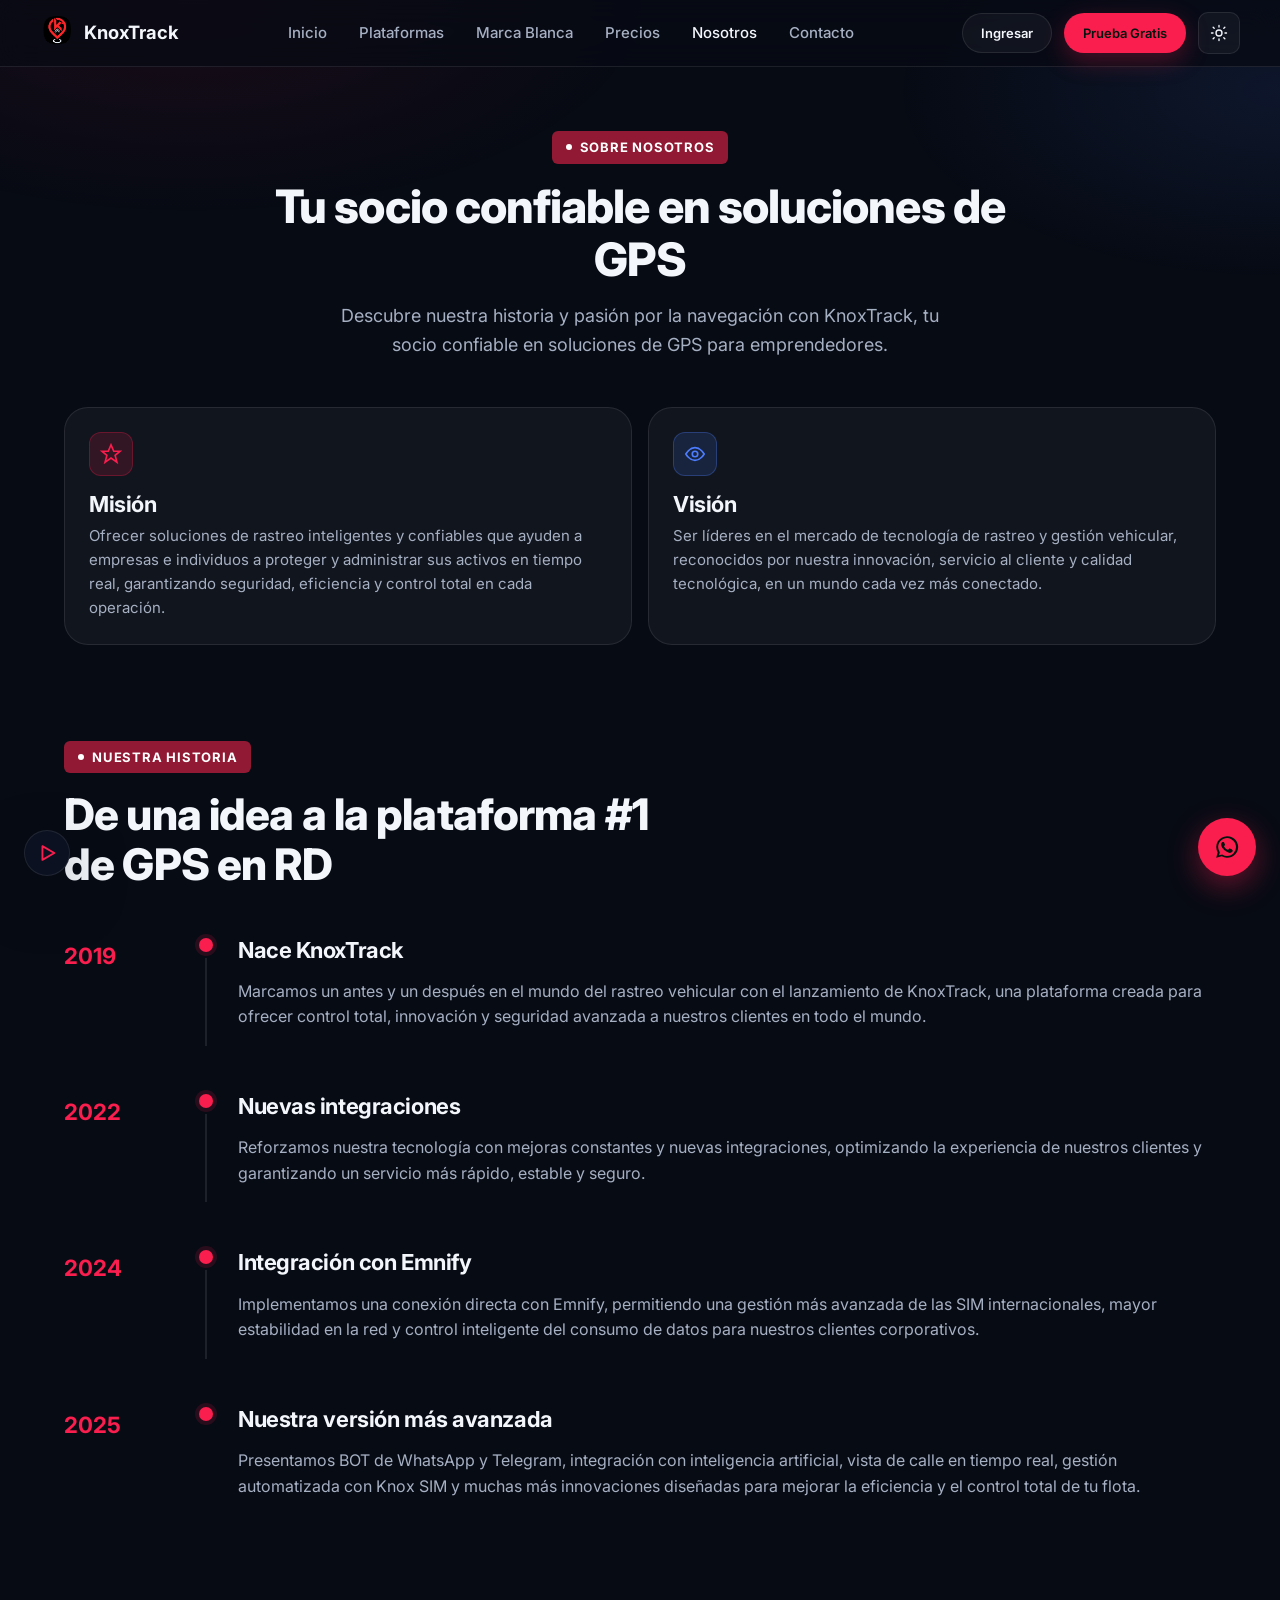
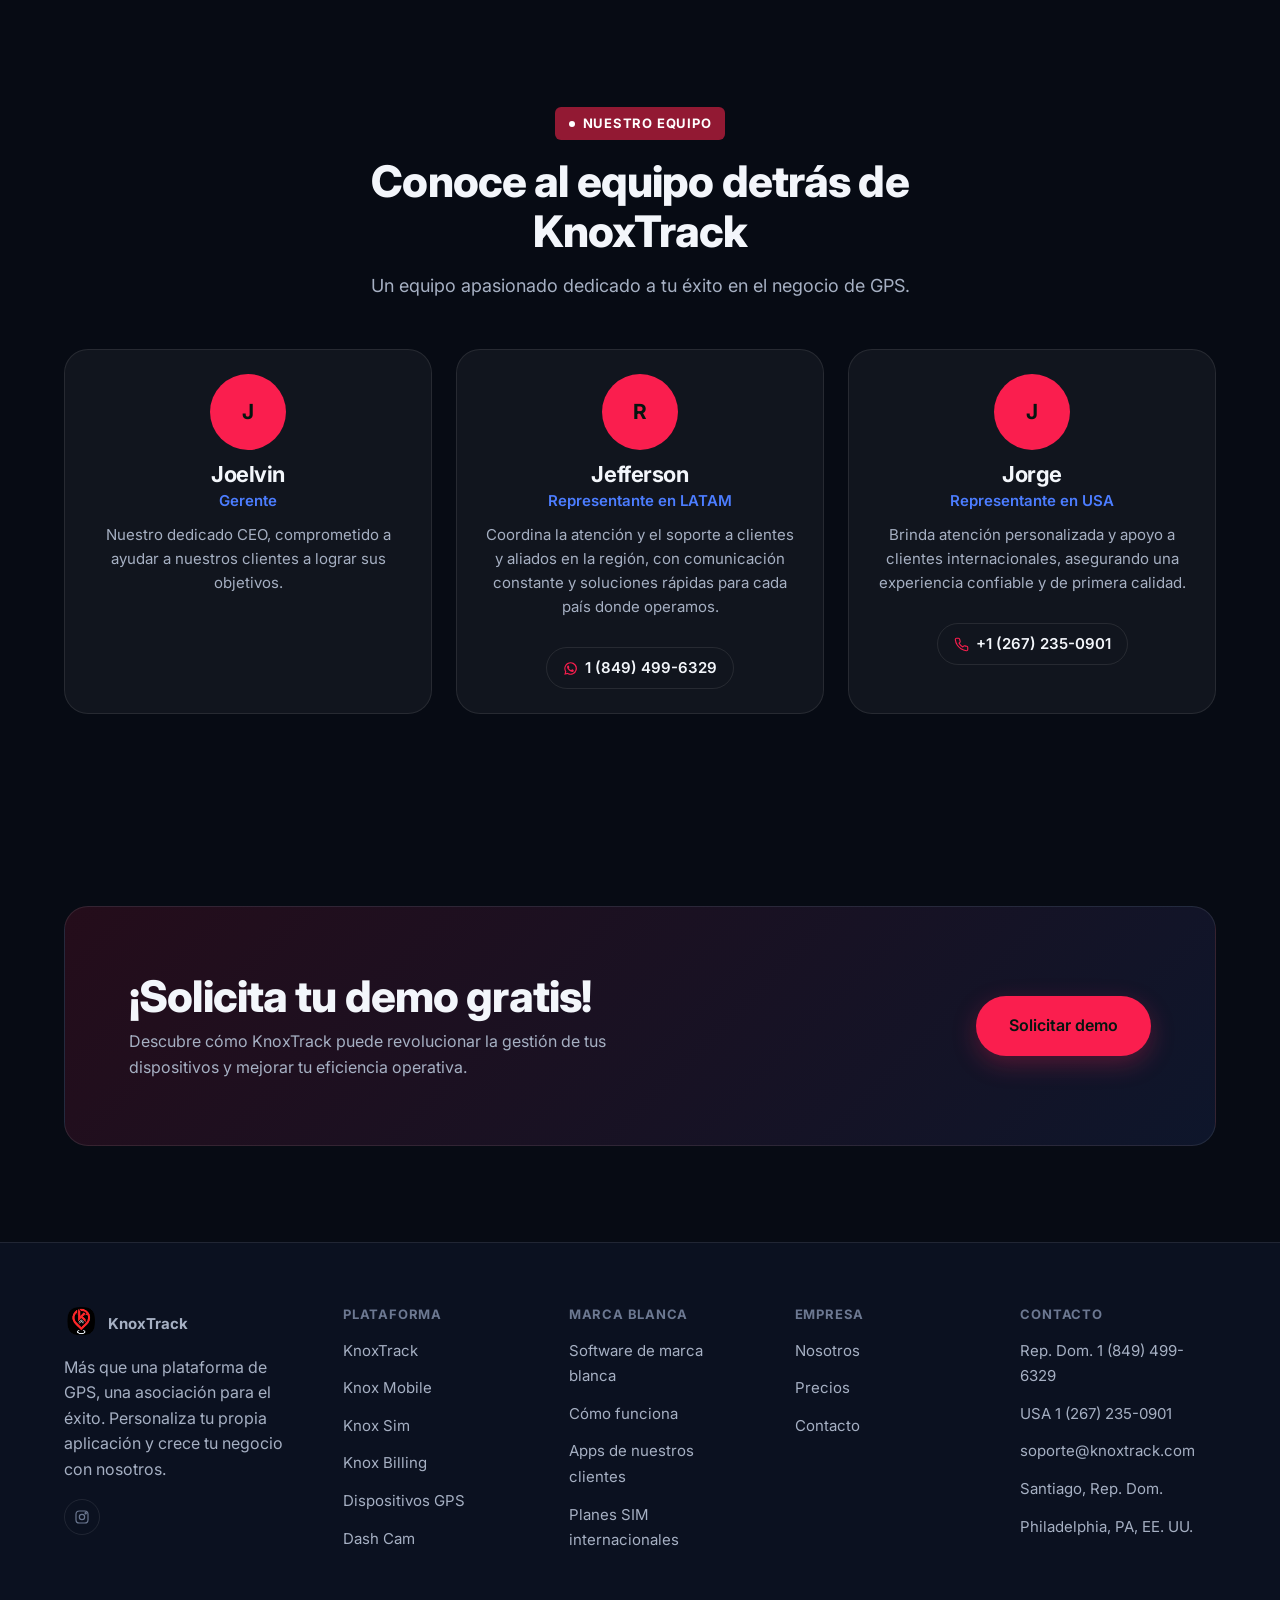
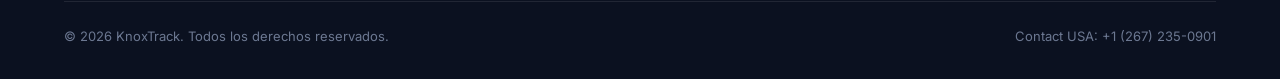
<file: nosotros.html>
<!DOCTYPE html>
<html lang="es">
<head>
<meta charset="UTF-8">
<script>(function(){try{if(localStorage.getItem('kt-theme')==='light')document.documentElement.setAttribute('data-theme','light');}catch(e){}})();</script>
<script>(function(){
  try{
    var siteLang='es';
    if(/(?:^|; )googtrans=/.test(document.cookie)) return;
    fetch('https://ipapi.co/json/').then(function(r){ return r.json(); }).then(function(d){
      var lang=null;
      if(d && d.languages){ lang=d.languages.split(',')[0].split('-')[0].toLowerCase(); }
      if(!lang && d && d.country_code){
        var map={US:'en',GB:'en',CA:'en',AU:'en',NZ:'en',IE:'en',IN:'en',ZA:'en',
                 BR:'pt',PT:'pt',FR:'fr',DE:'de',IT:'it',NL:'nl',RU:'ru',
                 CN:'zh-CN',TW:'zh-TW',JP:'ja',KR:'ko',SA:'ar',AE:'ar',EG:'ar',
                 TR:'tr',PL:'pl',SE:'sv',NO:'no',DK:'da',FI:'fi',GR:'el',
                 IL:'iw',TH:'th',VN:'vi',ID:'id',PH:'tl'};
        lang=map[d.country_code]||null;
      }
      if(lang && lang.split('-')[0]!==siteLang){
        document.cookie='googtrans=/'+siteLang+'/'+lang+';path=/';
        location.reload();
      }
    }).catch(function(){});
  }catch(e){}
})();</script>
<meta name="viewport" content="width=device-width, initial-scale=1">
<title>Sobre Nosotros — KnoxTrack</title>
<meta name="description" content="Conoce la historia, misión, visión y equipo de KnoxTrack: tu socio confiable en soluciones de GPS para emprendedores desde 2019.">
<meta name="robots" content="index, follow">
<link rel="canonical" href="https://knoxtrack.com/nosotros.html">
<link rel="icon" type="image/x-icon" href="favicon.ico">
<link rel="icon" type="image/png" sizes="32x32" href="favicon-32x32.png">
<link rel="icon" type="image/png" sizes="16x16" href="favicon-16x16.png">
<link rel="apple-touch-icon" sizes="180x180" href="apple-touch-icon.png">
<link rel="manifest" href="site.webmanifest">
<meta name="theme-color" content="#070b14">
<link rel="stylesheet" href="styles.css">
<meta property="og:type" content="website">
<meta property="og:site_name" content="KnoxTrack">
<meta property="og:locale" content="es_DO">
<meta property="og:url" content="https://knoxtrack.com/nosotros.html">
<meta property="og:title" content="Sobre Nosotros — KnoxTrack">
<meta property="og:description" content="Conoce la historia, misión, visión y equipo de KnoxTrack: tu socio confiable en soluciones de GPS para emprendedores desde 2019.">
<meta property="og:image" content="https://knoxtrack.com/assets/og-image.jpg">
<meta property="og:image:width" content="1200">
<meta property="og:image:height" content="630">
<meta name="twitter:card" content="summary_large_image">
<meta name="twitter:title" content="Sobre Nosotros — KnoxTrack">
<meta name="twitter:description" content="Conoce la historia, misión, visión y equipo de KnoxTrack: tu socio confiable en soluciones de GPS para emprendedores desde 2019.">
<meta name="twitter:image" content="https://knoxtrack.com/assets/og-image.jpg">
<script type="application/ld+json">{"@context": "https://schema.org", "@type": "Organization", "@id": "https://knoxtrack.com/#organization", "name": "KnoxTrack", "url": "https://knoxtrack.com/", "logo": "https://knoxtrack.com/assets/knoxtrack-icon.webp", "image": "https://knoxtrack.com/assets/og-image.jpg", "description": "KnoxTrack es la plataforma de rastreo GPS y marca blanca líder en República Dominicana.", "sameAs": ["https://instagram.com/knoxtrack"], "contactPoint": [{"@type": "ContactPoint", "telephone": "+1-849-499-6329", "contactType": "customer service", "areaServed": "DO", "availableLanguage": ["Spanish"]}, {"@type": "ContactPoint", "telephone": "+1-267-235-0901", "contactType": "customer service", "areaServed": "US", "availableLanguage": ["Spanish", "English"]}], "address": [{"@type": "PostalAddress", "streetAddress": "Calle Gral. Valverde esq. 16 de Agosto", "addressLocality": "Santiago", "addressCountry": "DO"}, {"@type": "PostalAddress", "streetAddress": "4439 Whitaker Ave", "postalCode": "19120", "addressLocality": "Philadelphia", "addressRegion": "PA", "addressCountry": "US"}]}</script>
<script type="application/ld+json">{"@context": "https://schema.org", "@type": "WebSite", "@id": "https://knoxtrack.com/#website", "name": "KnoxTrack", "url": "https://knoxtrack.com/", "publisher": {"@id": "https://knoxtrack.com/#organization"}, "inLanguage": "es"}</script>
<script type="application/ld+json">{"@context": "https://schema.org", "@type": "BreadcrumbList", "itemListElement": [{"@type": "ListItem", "position": 1, "name": "Inicio", "item": "https://knoxtrack.com/"}, {"@type": "ListItem", "position": 2, "name": "Nosotros", "item": "https://knoxtrack.com/nosotros.html"}]}</script>
</head>
<body>

<header class="nav">
  <div class="container nav-row">
    <a href="index.html" class="brand">
      <img class="brand-mark" src="assets/knoxtrack-icon.webp" alt="KnoxTrack">
      KnoxTrack
    </a>
    <nav>
      <ul class="nav-links" id="navLinks">
        <li class="nav-links-head">
          <span class="nav-links-brand">Menú</span>
          <button type="button" class="nav-links-close" id="navClose" aria-label="Cerrar menú">&times;</button>
        </li>
        <li><a href="index.html">Inicio</a></li>
        <li class="nav-drop">
          <a href="producto.html">Plataformas</a>
          <div class="nav-drop-panel">
            <a href="producto.html">KnoxTrack <span>Plataforma de rastreo GPS</span></a>
            <a href="producto.html#master">Knox Mobile <span>Rastreo desde celular</span></a>
            <a href="producto.html#knoxsim">Knox Sim <span>Gestión de SIM IoT</span></a>
            <a href="producto.html#system">Knox Billing <span>Facturación integrada</span></a>
            <a href="producto.html#dispositivos">Dispositivos GPS <span>Equipos K21 y K11</span></a>
          </div>
        </li>
        <li><a href="marcablanca.html">Marca Blanca</a></li>
        <li><a href="precios.html">Precios</a></li>
        <li><a href="nosotros.html" class="active">Nosotros</a></li>
        <li><a href="contacto.html">Contacto</a></li>
      
        <li class="nav-links-cta"><a href="contacto.html" class="btn btn-primary btn-block">Prueba Gratis</a></li>
      </ul>
    </nav>
    <div class="nav-actions">
      <a href="https://knoxgps.com/authentication/create" class="btn btn-ghost btn-sm">Ingresar</a>
      <a href="contacto.html" class="btn btn-primary btn-sm">Prueba Gratis</a>
      <button type="button" class="theme-toggle" id="themeToggle" aria-label="Cambiar a tema claro">
        <svg class="theme-icon theme-icon-sun" width="18" height="18" viewBox="0 0 24 24" fill="none" stroke="currentColor" stroke-width="1.8" stroke-linecap="round"><circle cx="12" cy="12" r="4"/><path d="M12 2v2M12 20v2M4.2 4.2l1.4 1.4M18.4 18.4l1.4 1.4M2 12h2M20 12h2M4.2 19.8l1.4-1.4M18.4 5.6l1.4-1.4"/></svg>
        <svg class="theme-icon theme-icon-moon" width="18" height="18" viewBox="0 0 24 24" fill="none" stroke="currentColor" stroke-width="1.8" stroke-linecap="round" stroke-linejoin="round"><path d="M21 12.8A9 9 0 1 1 11.2 3 7 7 0 0 0 21 12.8Z"/></svg>
      </button>
      <button class="nav-toggle" id="navToggle" aria-label="Abrir menú" aria-expanded="false">
        <svg width="20" height="20" viewBox="0 0 24 24" fill="none" stroke="currentColor" stroke-width="2" stroke-linecap="round"><path d="M3 6h18M3 12h18M3 18h18"/></svg>
      </button>
    </div>
  </div>
</header>

<section class="page-hero reveal">
  <div class="container">
    <span class="eyebrow"><span class="dot"></span> Sobre nosotros</span>
    <h1>Tu socio confiable en soluciones de GPS</h1>
    <p>Descubre nuestra historia y pasión por la navegación con KnoxTrack, tu socio confiable en soluciones de GPS para emprendedores.</p>
  </div>
</section>

<section class="section" style="padding-top:0">
  <div class="container reveal">
    <div class="bento">
      <div class="card w3">
        <div class="icon"><svg width="22" height="22" viewBox="0 0 24 24" fill="none" stroke="currentColor" stroke-width="1.8"><path d="M12 2l3 7h7l-5.5 4.5L18.5 21 12 16.5 5.5 21l2-7.5L2 9h7Z"/></svg></div>
        <h3>Misión</h3>
        <p>Ofrecer soluciones de rastreo inteligentes y confiables que ayuden a empresas e individuos a proteger y administrar sus activos en tiempo real, garantizando seguridad, eficiencia y control total en cada operación.</p>
      </div>
      <div class="card w3 route">
        <div class="icon"><svg width="22" height="22" viewBox="0 0 24 24" fill="none" stroke="currentColor" stroke-width="1.8"><path d="M2 12s4-7 10-7 10 7 10 7-4 7-10 7-10-7-10-7Z"/><circle cx="12" cy="12" r="3"/></svg></div>
        <h3>Visión</h3>
        <p>Ser líderes en el mercado de tecnología de rastreo y gestión vehicular, reconocidos por nuestra innovación, servicio al cliente y calidad tecnológica, en un mundo cada vez más conectado.</p>
      </div>
    </div>
  </div>
</section>

<section class="section" style="padding-top:0">
  <div class="container reveal">
    <div class="section-head">
      <span class="eyebrow"><span class="dot"></span> Nuestra historia</span>
      <h2>De una idea a la plataforma #1 de GPS en RD</h2>
    </div>
    <div class="timeline">
      <div class="tl-item">
        <div class="tl-year">2019</div>
        <div class="tl-dot-wrap"><div class="tl-dot"></div><div class="tl-line"></div></div>
        <div><h3>Nace KnoxTrack</h3><p>Marcamos un antes y un después en el mundo del rastreo vehicular con el lanzamiento de KnoxTrack, una plataforma creada para ofrecer control total, innovación y seguridad avanzada a nuestros clientes en todo el mundo.</p></div>
      </div>
      <div class="tl-item">
        <div class="tl-year">2022</div>
        <div class="tl-dot-wrap"><div class="tl-dot"></div><div class="tl-line"></div></div>
        <div><h3>Nuevas integraciones</h3><p>Reforzamos nuestra tecnología con mejoras constantes y nuevas integraciones, optimizando la experiencia de nuestros clientes y garantizando un servicio más rápido, estable y seguro.</p></div>
      </div>
      <div class="tl-item">
        <div class="tl-year">2024</div>
        <div class="tl-dot-wrap"><div class="tl-dot"></div><div class="tl-line"></div></div>
        <div><h3>Integración con Emnify</h3><p>Implementamos una conexión directa con Emnify, permitiendo una gestión más avanzada de las SIM internacionales, mayor estabilidad en la red y control inteligente del consumo de datos para nuestros clientes corporativos.</p></div>
      </div>
      <div class="tl-item">
        <div class="tl-year">2025</div>
        <div class="tl-dot-wrap"><div class="tl-dot"></div></div>
        <div><h3>Nuestra versión más avanzada</h3><p>Presentamos BOT de WhatsApp y Telegram, integración con inteligencia artificial, vista de calle en tiempo real, gestión automatizada con Knox SIM y muchas más innovaciones diseñadas para mejorar la eficiencia y el control total de tu flota.</p></div>
      </div>
    </div>
  </div>
</section>

<section class="section">
  <div class="container reveal">
    <div class="section-head center">
      <span class="eyebrow"><span class="dot"></span> Nuestro equipo</span>
      <h2>Conoce al equipo detrás de KnoxTrack</h2>
      <p>Un equipo apasionado dedicado a tu éxito en el negocio de GPS.</p>
    </div>
    <div class="team-grid">
      <div class="team-card">
        <div class="avatar">J</div>
        <h3>Joelvin</h3>
        <span class="team-role">Gerente</span>
        <p style="font-size:var(--fs-sm)">Nuestro dedicado CEO, comprometido a ayudar a nuestros clientes a lograr sus objetivos.</p>
      </div>
      <div class="team-card">
        <div class="avatar">R</div>
        <h3>Jefferson</h3>
        <span class="team-role">Representante en LATAM</span>
        <p style="font-size:var(--fs-sm)">Coordina la atención y el soporte a clientes y aliados en la región, con comunicación constante y soluciones rápidas para cada país donde operamos.</p>
        <a href="https://api.whatsapp.com/send/?phone=18494996329&text=Saludos" target="_blank" rel="noopener" class="team-contact"><svg width="15" height="15" viewBox="0 0 24 24" fill="currentColor"><path d="M12 2a10 10 0 0 0-8.6 15L2 22l5.2-1.4A10 10 0 1 0 12 2Zm0 18.2a8.1 8.1 0 0 1-4.1-1.1l-.3-.2-3 .8.8-2.9-.2-.3A8.2 8.2 0 1 1 12 20.2Zm4.5-6.1c-.2-.1-1.4-.7-1.7-.8s-.4-.1-.6.1-.7.8-.9 1-.3.2-.6.1a6.7 6.7 0 0 1-2-1.2 7.4 7.4 0 0 1-1.4-1.7c-.1-.2 0-.4.1-.5l.4-.5.3-.4a.5.5 0 0 0 0-.5c-.1-.1-.6-1.5-.9-2s-.5-.4-.6-.4h-.5a1 1 0 0 0-.7.3 3 3 0 0 0-.9 2.2 5.2 5.2 0 0 0 1.1 2.8 12 12 0 0 0 4.6 4.1c.6.3 1.1.4 1.5.6a3.6 3.6 0 0 0 1.6.1 2.7 2.7 0 0 0 1.8-1.2 2.2 2.2 0 0 0 .2-1.2c-.1-.1-.3-.2-.5-.3Z"/></svg> 1 (849) 499-6329</a>
      </div>
      <div class="team-card">
        <div class="avatar">J</div>
        <h3>Jorge</h3>
        <span class="team-role">Representante en USA</span>
        <p style="font-size:var(--fs-sm)">Brinda atención personalizada y apoyo a clientes internacionales, asegurando una experiencia confiable y de primera calidad.</p>
        <a href="tel:+12672350901" class="team-contact"><svg width="15" height="15" viewBox="0 0 24 24" fill="none" stroke="currentColor" stroke-width="1.8" stroke-linecap="round" stroke-linejoin="round"><path d="M22 16.92v3a2 2 0 0 1-2.18 2 19.79 19.79 0 0 1-8.63-3.07 19.5 19.5 0 0 1-6-6 19.79 19.79 0 0 1-3.07-8.67A2 2 0 0 1 4.11 2h3a2 2 0 0 1 2 1.72c.127.96.362 1.903.7 2.81a2 2 0 0 1-.45 2.11L8.09 9.91a16 16 0 0 0 6 6l1.27-1.27a2 2 0 0 1 2.11-.45c.907.338 1.85.573 2.81.7A2 2 0 0 1 22 16.92Z"/></svg> +1 (267) 235-0901</a>
      </div>
    </div>
  </div>
</section>

<section class="section">
  <div class="container reveal">
    <div class="cta-band">
      <div><h2>¡Solicita tu demo gratis!</h2><p>Descubre cómo KnoxTrack puede revolucionar la gestión de tus dispositivos y mejorar tu eficiencia operativa.</p></div>
      <a href="contacto.html" class="btn btn-primary btn-lg">Solicitar demo</a>
    </div>
  </div>
</section>

<footer class="footer">
  <div class="container">
    <div class="footer-grid">
      <div class="footer-col">
        <a href="index.html" class="brand" style="margin-bottom:14px; display:flex;">
          <img class="brand-mark" src="assets/knoxtrack-icon.webp" alt="KnoxTrack">
          KnoxTrack
        </a>
        <p style="max-width:280px">Más que una plataforma de GPS, una asociación para el éxito. Personaliza tu propia aplicación y crece tu negocio con nosotros.</p>
        <div class="footer-social">
          <a href="https://instagram.com/knoxtrack" aria-label="Instagram" target="_blank" rel="noopener"><svg width="16" height="16" viewBox="0 0 24 24" fill="none" stroke="currentColor" stroke-width="1.8"><rect x="3" y="3" width="18" height="18" rx="5"/><circle cx="12" cy="12" r="4"/><circle cx="17.5" cy="6.5" r="1"/></svg></a>
        </div>
      </div>
      <div class="footer-col">
        <h4>Plataforma</h4>
        <ul>
          <li><a href="producto.html">KnoxTrack</a></li>
          <li><a href="producto.html#master">Knox Mobile</a></li>
          <li><a href="producto.html#knoxsim">Knox Sim</a></li>
          <li><a href="producto.html#system">Knox Billing</a></li>
          <li><a href="producto.html#dispositivos">Dispositivos GPS</a></li>
          <li><a href="producto.html#dashcam">Dash Cam</a></li>
        </ul>
      </div>
      <div class="footer-col">
        <h4>Marca Blanca</h4>
        <ul>
          <li><a href="marcablanca.html">Software de marca blanca</a></li>
          <li><a href="marcablanca.html#detalle">Cómo funciona</a></li>
          <li><a href="index.html#wlShowcase">Apps de nuestros clientes</a></li>
          <li><a href="precios.html#sim">Planes SIM internacionales</a></li>
        </ul>
      </div>
      <div class="footer-col">
        <h4>Empresa</h4>
        <ul>
          <li><a href="nosotros.html">Nosotros</a></li>
          <li><a href="precios.html">Precios</a></li>
          <li><a href="contacto.html">Contacto</a></li>
        </ul>
      </div>
      <div class="footer-col">
        <h4>Contacto</h4>
        <ul>
          <li><a href="tel:+18494996329">Rep. Dom. 1 (849) 499-6329</a></li>
          <li><a href="tel:+12672350901">USA 1 (267) 235-0901</a></li>
          <li><a href="mailto:soporte@knoxtrack.com">soporte@knoxtrack.com</a></li>
          <li><a href="https://www.google.com/maps/search/?api=1&query=Calle+Gral.+Valverde+esq.+16+de+Agosto%2C+Santiago%2C+Rep%C3%BAblica+Dominicana" target="_blank" rel="noopener">Santiago, Rep. Dom.</a></li>
          <li><a href="https://www.google.com/maps/search/?api=1&query=4439+Whitaker+Ave%2C+Philadelphia%2C+PA+19120" target="_blank" rel="noopener">Philadelphia, PA, EE. UU.</a></li>
        </ul>
      </div>
    </div>
    <div class="footer-bottom"><span>© 2026 KnoxTrack. Todos los derechos reservados.</span><span>Contact USA: <a href="tel:+12672350901" style="color:inherit">+1 (267) 235-0901</a></span></div>
  </div>
</footer>

<button type="button" class="audio-fab is-paused" id="audioToggle" aria-label="Reproducir audio" aria-pressed="false">
  <svg class="audio-fab-icon audio-fab-icon-playing" width="22" height="22" viewBox="0 0 24 24" fill="none" stroke="currentColor" stroke-width="2" stroke-linecap="round" stroke-linejoin="round"><rect x="6" y="5" width="4" height="14" rx="1"/><rect x="14" y="5" width="4" height="14" rx="1"/></svg>
  <svg class="audio-fab-icon audio-fab-icon-paused" width="22" height="22" viewBox="0 0 24 24" fill="none" stroke="currentColor" stroke-width="2" stroke-linecap="round" stroke-linejoin="round"><path d="M7 4.5v15l13-7.5Z"/></svg>
</button>
<audio id="siteAudio" src="assets/site-audio.mp3" preload="auto"></audio>

<a class="wa-float" href="https://api.whatsapp.com/send/?phone=18494996329&text=Saludos" aria-label="Chatear por WhatsApp" target="_blank" rel="noopener">
  <svg width="26" height="26" viewBox="0 0 24 24" fill="currentColor"><path d="M12 2a10 10 0 0 0-8.6 15L2 22l5.2-1.4A10 10 0 1 0 12 2Zm0 18.2a8.1 8.1 0 0 1-4.1-1.1l-.3-.2-3 .8.8-2.9-.2-.3A8.2 8.2 0 1 1 12 20.2Zm4.5-6.1c-.2-.1-1.4-.7-1.7-.8s-.4-.1-.6.1-.7.8-.9 1-.3.2-.6.1a6.7 6.7 0 0 1-2-1.2 7.4 7.4 0 0 1-1.4-1.7c-.1-.2 0-.4.1-.5l.4-.5.3-.4a.5.5 0 0 0 0-.5c-.1-.1-.6-1.5-.9-2s-.5-.4-.6-.4h-.5a1 1 0 0 0-.7.3 3 3 0 0 0-.9 2.2 5.2 5.2 0 0 0 1.1 2.8 12 12 0 0 0 4.6 4.1c.6.3 1.1.4 1.5.6a3.6 3.6 0 0 0 1.6.1 2.7 2.7 0 0 0 1.8-1.2 2.2 2.2 0 0 0 .2-1.2c-.1-.1-.3-.2-.5-.3Z"/></svg>
</a>

<script src="main.js"></script>
<div id="google_translate_element"></div>
<script type="text/javascript">
  function googleTranslateElementInit(){
    new google.translate.TranslateElement({ pageLanguage: 'es', autoDisplay: false }, 'google_translate_element');
  }
</script>
<script src="https://translate.google.com/translate_a/element.js?cb=googleTranslateElementInit" async></script>
</body>
</html>
</file>
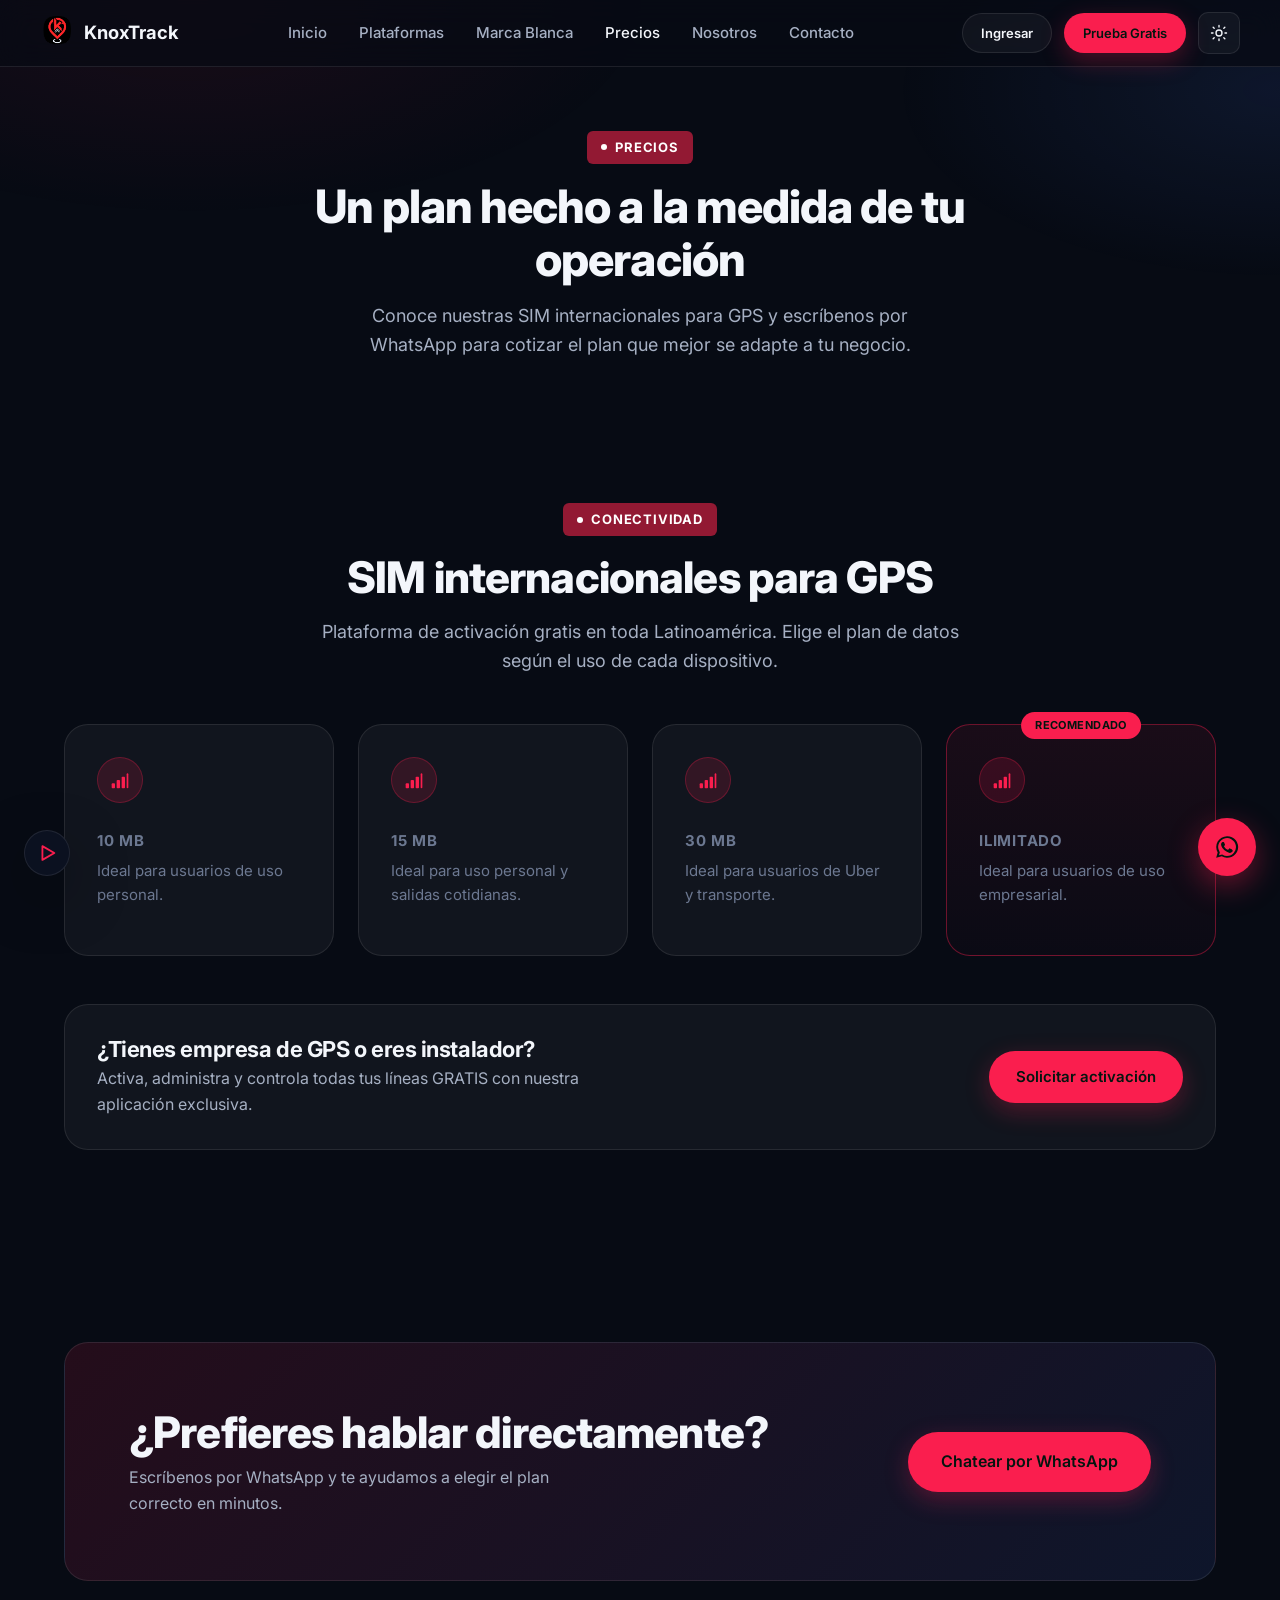
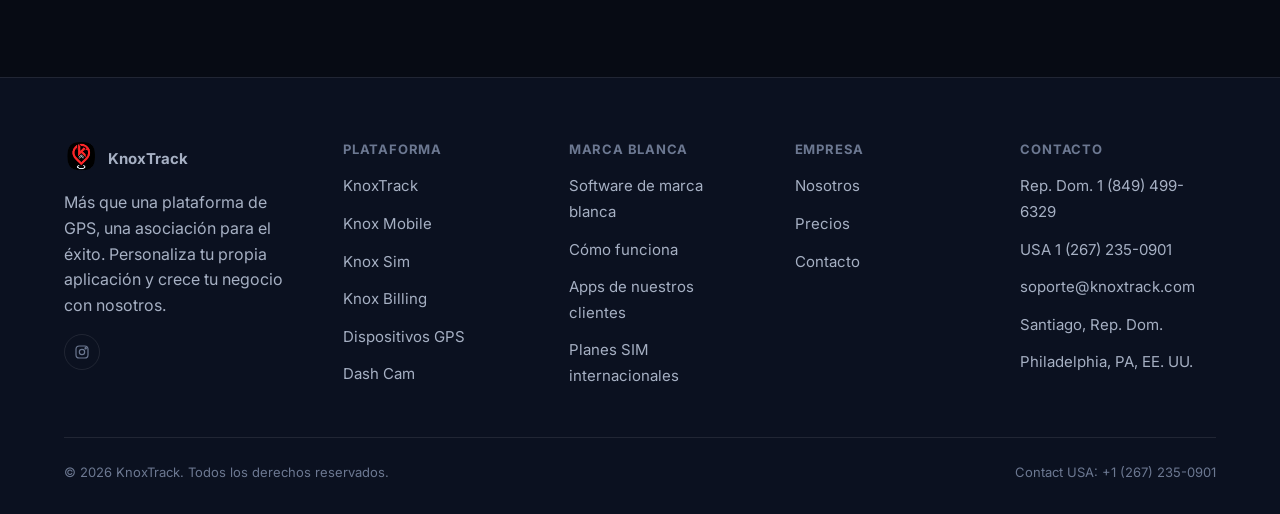
<file: precios.html>
<!DOCTYPE html>
<html lang="es">
<head>
<meta charset="UTF-8">
<script>(function(){try{if(localStorage.getItem('kt-theme')==='light')document.documentElement.setAttribute('data-theme','light');}catch(e){}})();</script>
<script>(function(){
  try{
    var siteLang='es';
    if(/(?:^|; )googtrans=/.test(document.cookie)) return;
    fetch('https://ipapi.co/json/').then(function(r){ return r.json(); }).then(function(d){
      var lang=null;
      if(d && d.languages){ lang=d.languages.split(',')[0].split('-')[0].toLowerCase(); }
      if(!lang && d && d.country_code){
        var map={US:'en',GB:'en',CA:'en',AU:'en',NZ:'en',IE:'en',IN:'en',ZA:'en',
                 BR:'pt',PT:'pt',FR:'fr',DE:'de',IT:'it',NL:'nl',RU:'ru',
                 CN:'zh-CN',TW:'zh-TW',JP:'ja',KR:'ko',SA:'ar',AE:'ar',EG:'ar',
                 TR:'tr',PL:'pl',SE:'sv',NO:'no',DK:'da',FI:'fi',GR:'el',
                 IL:'iw',TH:'th',VN:'vi',ID:'id',PH:'tl'};
        lang=map[d.country_code]||null;
      }
      if(lang && lang.split('-')[0]!==siteLang){
        document.cookie='googtrans=/'+siteLang+'/'+lang+';path=/';
        location.reload();
      }
    }).catch(function(){});
  }catch(e){}
})();</script>
<meta name="viewport" content="width=device-width, initial-scale=1">
<title>Precios — KnoxTrack</title>
<meta name="description" content="Conoce los planes de SIM internacionales para GPS de KnoxTrack y cotiza tu plan por WhatsApp.">
<meta name="robots" content="index, follow">
<link rel="canonical" href="https://knoxtrack.com/precios.html">
<link rel="icon" type="image/x-icon" href="favicon.ico">
<link rel="icon" type="image/png" sizes="32x32" href="favicon-32x32.png">
<link rel="icon" type="image/png" sizes="16x16" href="favicon-16x16.png">
<link rel="apple-touch-icon" sizes="180x180" href="apple-touch-icon.png">
<link rel="manifest" href="site.webmanifest">
<meta name="theme-color" content="#070b14">
<link rel="stylesheet" href="styles.css">
<meta property="og:type" content="website">
<meta property="og:site_name" content="KnoxTrack">
<meta property="og:locale" content="es_DO">
<meta property="og:url" content="https://knoxtrack.com/precios.html">
<meta property="og:title" content="Precios — KnoxTrack">
<meta property="og:description" content="Conoce los planes de SIM internacionales para GPS de KnoxTrack y cotiza tu plan por WhatsApp.">
<meta property="og:image" content="https://knoxtrack.com/assets/og-image.jpg">
<meta property="og:image:width" content="1200">
<meta property="og:image:height" content="630">
<meta name="twitter:card" content="summary_large_image">
<meta name="twitter:title" content="Precios — KnoxTrack">
<meta name="twitter:description" content="Conoce los planes de SIM internacionales para GPS de KnoxTrack y cotiza tu plan por WhatsApp.">
<meta name="twitter:image" content="https://knoxtrack.com/assets/og-image.jpg">
<script type="application/ld+json">{"@context": "https://schema.org", "@type": "Organization", "@id": "https://knoxtrack.com/#organization", "name": "KnoxTrack", "url": "https://knoxtrack.com/", "logo": "https://knoxtrack.com/assets/knoxtrack-icon.webp", "image": "https://knoxtrack.com/assets/og-image.jpg", "description": "KnoxTrack es la plataforma de rastreo GPS y marca blanca líder en República Dominicana.", "sameAs": ["https://instagram.com/knoxtrack"], "contactPoint": [{"@type": "ContactPoint", "telephone": "+1-849-499-6329", "contactType": "customer service", "areaServed": "DO", "availableLanguage": ["Spanish"]}, {"@type": "ContactPoint", "telephone": "+1-267-235-0901", "contactType": "customer service", "areaServed": "US", "availableLanguage": ["Spanish", "English"]}], "address": [{"@type": "PostalAddress", "streetAddress": "Calle Gral. Valverde esq. 16 de Agosto", "addressLocality": "Santiago", "addressCountry": "DO"}, {"@type": "PostalAddress", "streetAddress": "4439 Whitaker Ave", "postalCode": "19120", "addressLocality": "Philadelphia", "addressRegion": "PA", "addressCountry": "US"}]}</script>
<script type="application/ld+json">{"@context": "https://schema.org", "@type": "WebSite", "@id": "https://knoxtrack.com/#website", "name": "KnoxTrack", "url": "https://knoxtrack.com/", "publisher": {"@id": "https://knoxtrack.com/#organization"}, "inLanguage": "es"}</script>
<script type="application/ld+json">{"@context": "https://schema.org", "@type": "BreadcrumbList", "itemListElement": [{"@type": "ListItem", "position": 1, "name": "Inicio", "item": "https://knoxtrack.com/"}, {"@type": "ListItem", "position": 2, "name": "Precios", "item": "https://knoxtrack.com/precios.html"}]}</script>
</head>
<body>

<header class="nav">
  <div class="container nav-row">
    <a href="index.html" class="brand">
      <img class="brand-mark" src="assets/knoxtrack-icon.webp" alt="KnoxTrack">
      KnoxTrack
    </a>
    <nav>
      <ul class="nav-links" id="navLinks">
        <li class="nav-links-head">
          <span class="nav-links-brand">Menú</span>
          <button type="button" class="nav-links-close" id="navClose" aria-label="Cerrar menú">&times;</button>
        </li>
        <li><a href="index.html">Inicio</a></li>
        <li class="nav-drop">
          <a href="producto.html">Plataformas</a>
          <div class="nav-drop-panel">
            <a href="producto.html">KnoxTrack <span>Plataforma de rastreo GPS</span></a>
            <a href="producto.html#master">Knox Mobile <span>Rastreo desde celular</span></a>
            <a href="producto.html#knoxsim">Knox Sim <span>Gestión de SIM IoT</span></a>
            <a href="producto.html#system">Knox Billing <span>Facturación integrada</span></a>
            <a href="producto.html#dispositivos">Dispositivos GPS <span>Equipos K21 y K11</span></a>
          </div>
        </li>
        <li><a href="marcablanca.html">Marca Blanca</a></li>
        <li><a href="precios.html" class="active">Precios</a></li>
        <li><a href="nosotros.html">Nosotros</a></li>
        <li><a href="contacto.html">Contacto</a></li>
      
        <li class="nav-links-cta"><a href="contacto.html" class="btn btn-primary btn-block">Prueba Gratis</a></li>
      </ul>
    </nav>
    <div class="nav-actions">
      <a href="https://knoxgps.com/authentication/create" class="btn btn-ghost btn-sm">Ingresar</a>
      <a href="contacto.html" class="btn btn-primary btn-sm">Prueba Gratis</a>
      <button type="button" class="theme-toggle" id="themeToggle" aria-label="Cambiar a tema claro">
        <svg class="theme-icon theme-icon-sun" width="18" height="18" viewBox="0 0 24 24" fill="none" stroke="currentColor" stroke-width="1.8" stroke-linecap="round"><circle cx="12" cy="12" r="4"/><path d="M12 2v2M12 20v2M4.2 4.2l1.4 1.4M18.4 18.4l1.4 1.4M2 12h2M20 12h2M4.2 19.8l1.4-1.4M18.4 5.6l1.4-1.4"/></svg>
        <svg class="theme-icon theme-icon-moon" width="18" height="18" viewBox="0 0 24 24" fill="none" stroke="currentColor" stroke-width="1.8" stroke-linecap="round" stroke-linejoin="round"><path d="M21 12.8A9 9 0 1 1 11.2 3 7 7 0 0 0 21 12.8Z"/></svg>
      </button>
      <button class="nav-toggle" id="navToggle" aria-label="Abrir menú" aria-expanded="false">
        <svg width="20" height="20" viewBox="0 0 24 24" fill="none" stroke="currentColor" stroke-width="2" stroke-linecap="round"><path d="M3 6h18M3 12h18M3 18h18"/></svg>
      </button>
    </div>
  </div>
</header>

<section class="page-hero reveal">
  <div class="container">
    <span class="eyebrow"><span class="dot"></span> Precios</span>
    <h1>Un plan hecho a la medida de tu operación</h1>
    <p>Conoce nuestras SIM internacionales para GPS y escríbenos por WhatsApp para cotizar el plan que mejor se adapte a tu negocio.</p>
  </div>
</section>

<!-- PLANES SIM INTERNACIONALES -->
<section class="section" id="sim">
  <div class="container reveal">
    <div class="section-head center">
      <span class="eyebrow"><span class="dot"></span> Conectividad</span>
      <h2>SIM internacionales para GPS</h2>
      <p>Plataforma de activación gratis en toda Latinoamérica. Elige el plan de datos según el uso de cada dispositivo.</p>
    </div>
    <div class="plan-grid sim-plan-grid">
      <div class="plan-card sim-plan-card">
        <span class="sim-plan-icon"><svg width="20" height="20" viewBox="0 0 24 24" fill="none"><rect x="2" y="16" width="4" height="6" rx="1" fill="currentColor"/><rect x="8" y="12" width="4" height="10" rx="1" fill="currentColor"/><rect x="14" y="8" width="4" height="14" rx="1" fill="currentColor"/><rect x="20" y="4" width="2" height="18" rx="1" fill="currentColor"/></svg></span>
        <span class="plan-name">10 MB</span>
        <p class="sim-plan-note">Ideal para usuarios de uso personal.</p>
      </div>
      <div class="plan-card sim-plan-card">
        <span class="sim-plan-icon"><svg width="20" height="20" viewBox="0 0 24 24" fill="none"><rect x="2" y="16" width="4" height="6" rx="1" fill="currentColor"/><rect x="8" y="12" width="4" height="10" rx="1" fill="currentColor"/><rect x="14" y="8" width="4" height="14" rx="1" fill="currentColor"/><rect x="20" y="4" width="2" height="18" rx="1" fill="currentColor"/></svg></span>
        <span class="plan-name">15 MB</span>
        <p class="sim-plan-note">Ideal para uso personal y salidas cotidianas.</p>
      </div>
      <div class="plan-card sim-plan-card">
        <span class="sim-plan-icon"><svg width="20" height="20" viewBox="0 0 24 24" fill="none"><rect x="2" y="16" width="4" height="6" rx="1" fill="currentColor"/><rect x="8" y="12" width="4" height="10" rx="1" fill="currentColor"/><rect x="14" y="8" width="4" height="14" rx="1" fill="currentColor"/><rect x="20" y="4" width="2" height="18" rx="1" fill="currentColor"/></svg></span>
        <span class="plan-name">30 MB</span>
        <p class="sim-plan-note">Ideal para usuarios de Uber y transporte.</p>
      </div>
      <div class="plan-card sim-plan-card highlight">
        <span class="sim-plan-icon"><svg width="20" height="20" viewBox="0 0 24 24" fill="none"><rect x="2" y="16" width="4" height="6" rx="1" fill="currentColor"/><rect x="8" y="12" width="4" height="10" rx="1" fill="currentColor"/><rect x="14" y="8" width="4" height="14" rx="1" fill="currentColor"/><rect x="20" y="4" width="2" height="18" rx="1" fill="currentColor"/></svg></span>
        <span class="plan-name">Ilimitado</span>
        <p class="sim-plan-note">Ideal para usuarios de uso empresarial.</p>
      </div>
    </div>
    <div class="sim-band reveal">
      <div><h3>¿Tienes empresa de GPS o eres instalador?</h3><p>Activa, administra y controla todas tus líneas GRATIS con nuestra aplicación exclusiva.</p></div>
      <a href="https://api.whatsapp.com/send/?phone=18494996329&text=Hola%2C%20quiero%20informaci%C3%B3n%20sobre%20las%20SIM%20internacionales%20para%20GPS" class="btn btn-primary" target="_blank" rel="noopener">Solicitar activación</a>
    </div>
  </div>
</section>

<section class="section">
  <div class="container reveal">
    <div class="cta-band">
      <div><h2>¿Prefieres hablar directamente?</h2><p>Escríbenos por WhatsApp y te ayudamos a elegir el plan correcto en minutos.</p></div>
      <a href="https://api.whatsapp.com/send/?phone=18494996329&text=Saludos" class="btn btn-primary btn-lg">Chatear por WhatsApp</a>
    </div>
  </div>
</section>

<footer class="footer">
  <div class="container">
    <div class="footer-grid">
      <div class="footer-col">
        <a href="index.html" class="brand" style="margin-bottom:14px; display:flex;">
          <img class="brand-mark" src="assets/knoxtrack-icon.webp" alt="KnoxTrack">
          KnoxTrack
        </a>
        <p style="max-width:280px">Más que una plataforma de GPS, una asociación para el éxito. Personaliza tu propia aplicación y crece tu negocio con nosotros.</p>
        <div class="footer-social">
          <a href="https://instagram.com/knoxtrack" aria-label="Instagram" target="_blank" rel="noopener"><svg width="16" height="16" viewBox="0 0 24 24" fill="none" stroke="currentColor" stroke-width="1.8"><rect x="3" y="3" width="18" height="18" rx="5"/><circle cx="12" cy="12" r="4"/><circle cx="17.5" cy="6.5" r="1"/></svg></a>
        </div>
      </div>
      <div class="footer-col">
        <h4>Plataforma</h4>
        <ul>
          <li><a href="producto.html">KnoxTrack</a></li>
          <li><a href="producto.html#master">Knox Mobile</a></li>
          <li><a href="producto.html#knoxsim">Knox Sim</a></li>
          <li><a href="producto.html#system">Knox Billing</a></li>
          <li><a href="producto.html#dispositivos">Dispositivos GPS</a></li>
          <li><a href="producto.html#dashcam">Dash Cam</a></li>
        </ul>
      </div>
      <div class="footer-col">
        <h4>Marca Blanca</h4>
        <ul>
          <li><a href="marcablanca.html">Software de marca blanca</a></li>
          <li><a href="marcablanca.html#detalle">Cómo funciona</a></li>
          <li><a href="index.html#wlShowcase">Apps de nuestros clientes</a></li>
          <li><a href="precios.html#sim">Planes SIM internacionales</a></li>
        </ul>
      </div>
      <div class="footer-col">
        <h4>Empresa</h4>
        <ul>
          <li><a href="nosotros.html">Nosotros</a></li>
          <li><a href="precios.html">Precios</a></li>
          <li><a href="contacto.html">Contacto</a></li>
        </ul>
      </div>
      <div class="footer-col">
        <h4>Contacto</h4>
        <ul>
          <li><a href="tel:+18494996329">Rep. Dom. 1 (849) 499-6329</a></li>
          <li><a href="tel:+12672350901">USA 1 (267) 235-0901</a></li>
          <li><a href="mailto:soporte@knoxtrack.com">soporte@knoxtrack.com</a></li>
          <li><a href="https://www.google.com/maps/search/?api=1&query=Calle+Gral.+Valverde+esq.+16+de+Agosto%2C+Santiago%2C+Rep%C3%BAblica+Dominicana" target="_blank" rel="noopener">Santiago, Rep. Dom.</a></li>
          <li><a href="https://www.google.com/maps/search/?api=1&query=4439+Whitaker+Ave%2C+Philadelphia%2C+PA+19120" target="_blank" rel="noopener">Philadelphia, PA, EE. UU.</a></li>
        </ul>
      </div>
    </div>
    <div class="footer-bottom"><span>© 2026 KnoxTrack. Todos los derechos reservados.</span><span>Contact USA: <a href="tel:+12672350901" style="color:inherit">+1 (267) 235-0901</a></span></div>
  </div>
</footer>

<button type="button" class="audio-fab is-paused" id="audioToggle" aria-label="Reproducir audio" aria-pressed="false">
  <svg class="audio-fab-icon audio-fab-icon-playing" width="22" height="22" viewBox="0 0 24 24" fill="none" stroke="currentColor" stroke-width="2" stroke-linecap="round" stroke-linejoin="round"><rect x="6" y="5" width="4" height="14" rx="1"/><rect x="14" y="5" width="4" height="14" rx="1"/></svg>
  <svg class="audio-fab-icon audio-fab-icon-paused" width="22" height="22" viewBox="0 0 24 24" fill="none" stroke="currentColor" stroke-width="2" stroke-linecap="round" stroke-linejoin="round"><path d="M7 4.5v15l13-7.5Z"/></svg>
</button>
<audio id="siteAudio" src="assets/site-audio.mp3" preload="auto"></audio>

<a class="wa-float" href="https://api.whatsapp.com/send/?phone=18494996329&text=Saludos" aria-label="Chatear por WhatsApp" target="_blank" rel="noopener">
  <svg width="26" height="26" viewBox="0 0 24 24" fill="currentColor"><path d="M12 2a10 10 0 0 0-8.6 15L2 22l5.2-1.4A10 10 0 1 0 12 2Zm0 18.2a8.1 8.1 0 0 1-4.1-1.1l-.3-.2-3 .8.8-2.9-.2-.3A8.2 8.2 0 1 1 12 20.2Zm4.5-6.1c-.2-.1-1.4-.7-1.7-.8s-.4-.1-.6.1-.7.8-.9 1-.3.2-.6.1a6.7 6.7 0 0 1-2-1.2 7.4 7.4 0 0 1-1.4-1.7c-.1-.2 0-.4.1-.5l.4-.5.3-.4a.5.5 0 0 0 0-.5c-.1-.1-.6-1.5-.9-2s-.5-.4-.6-.4h-.5a1 1 0 0 0-.7.3 3 3 0 0 0-.9 2.2 5.2 5.2 0 0 0 1.1 2.8 12 12 0 0 0 4.6 4.1c.6.3 1.1.4 1.5.6a3.6 3.6 0 0 0 1.6.1 2.7 2.7 0 0 0 1.8-1.2 2.2 2.2 0 0 0 .2-1.2c-.1-.1-.3-.2-.5-.3Z"/></svg>
</a>

<script src="main.js"></script>
<div id="google_translate_element"></div>
<script type="text/javascript">
  function googleTranslateElementInit(){
    new google.translate.TranslateElement({ pageLanguage: 'es', autoDisplay: false }, 'google_translate_element');
  }
</script>
<script src="https://translate.google.com/translate_a/element.js?cb=googleTranslateElementInit" async></script>
</body>
</html>
</file>
<file: styles.css>
/* =========================================================
   KnoxTrack — Design System
   Style: Tech Signal (dark, glass surfaces, bento grid)
   Fonts: Inter (single family, display + body)
   ========================================================= */

@import url('https://fonts.googleapis.com/css2?family=Inter:wght@400;500;600;700;800;900&display=swap');

:root{
  /* Color tokens */
  --bg: #070b14;
  --bg-soft: #0b1120;
  --surface: rgba(255,255,255,0.045);
  --surface-strong: rgba(255,255,255,0.07);
  --border: rgba(255,255,255,0.09);
  --border-strong: rgba(255,255,255,0.16);

  --text: #f3f6fb;
  --text-muted: #a6b0c3;
  --text-faint: #6c7891;

  --signal: #fa1e4e;      /* primary — brand red (matches logo) */
  --signal-dim: rgba(250,30,78,0.14);
  --route: #4c7dff;       /* secondary — route/map blue */
  --route-dim: rgba(76,125,255,0.14);
  --alert: #ff9548;       /* whatsapp / alerts amber */
  --danger: #ff5f6d;      /* panic button / destructive */

  --grad-signal: #fa1e4e;
  --grad-dark: radial-gradient(120% 120% at 100% 0%, rgba(76,125,255,0.16) 0%, rgba(7,11,20,0) 55%);
  --nav-bg: rgba(7,11,20,0.72);
  --wash-1: rgba(250,30,78,0.08);
  --wash-2: rgba(76,125,255,0.10);

  /* Type scale */
  --fs-xs: 0.8125rem;
  --fs-sm: 0.9375rem;
  --fs-base: 1rem;
  --fs-md: 1.125rem;
  --fs-lg: 1.375rem;
  --fs-xl: 1.75rem;
  --fs-2xl: 2.25rem;
  --fs-3xl: 3rem;
  --fs-4xl: 3.75rem;

  /* Spacing (8pt scale) */
  --sp-1: 4px; --sp-2: 8px; --sp-3: 12px; --sp-4: 16px;
  --sp-5: 24px; --sp-6: 32px; --sp-7: 48px; --sp-8: 64px;
  --sp-9: 96px; --sp-10: 128px;

  --radius-sm: 10px;
  --radius-md: 16px;
  --radius-lg: 24px;
  --radius-full: 999px;

  --shadow-elev: 0 20px 60px rgba(0,0,0,0.35);
  --ease: cubic-bezier(.16,.84,.44,1);
  --dur: 220ms;

  --container: 1200px;
}

/* Light theme — same brand accents, inverted surfaces */
html[data-theme="light"]{
  --bg: #f5f6fa;
  --bg-soft: #ffffff;
  --surface: rgba(11,17,32,0.035);
  --surface-strong: rgba(11,17,32,0.065);
  --border: rgba(11,17,32,0.10);
  --border-strong: rgba(11,17,32,0.18);

  --text: #0e1420;
  --text-muted: #4c5468;
  --text-faint: #838da3;

  --shadow-elev: 0 20px 50px rgba(20,26,43,0.12);
  --nav-bg: rgba(255,255,255,0.75);
  --wash-1: rgba(250,30,78,0.05);
  --wash-2: rgba(76,125,255,0.06);
}

*, *::before, *::after{ box-sizing: border-box; }
html{ scroll-behavior: smooth; }

/* Smooth color crossfade for anything not covered by the View Transition */
*, *::before, *::after{
  transition: background-color .35s var(--ease), color .35s var(--ease), border-color .35s var(--ease);
}

/* Themed scrollbar */
html{ scrollbar-width: thin; scrollbar-color: var(--signal) var(--bg-soft); }
::-webkit-scrollbar{ width:12px; height:12px; }
::-webkit-scrollbar-track{ background: var(--bg-soft); }
::-webkit-scrollbar-thumb{ background: var(--signal); border-radius: var(--radius-full); border:3px solid var(--bg-soft); }
::-webkit-scrollbar-thumb:hover{ background: #ff4d73; }
::-webkit-scrollbar-corner{ background: var(--bg-soft); }

@media (prefers-reduced-motion: reduce){
  html{ scroll-behavior: auto; }
  *, *::before, *::after{ animation-duration: 0.001ms !important; animation-iteration-count: 1 !important; transition-duration: 0.001ms !important; scroll-behavior: auto !important; }
}

body{
  margin:0;
  background: var(--bg);
  color: var(--text);
  font-family: 'Inter', system-ui, sans-serif;
  font-size: var(--fs-base);
  line-height: 1.6;
  -webkit-font-smoothing: antialiased;
}

body::before{
  content:"";
  position: fixed; inset:0;
  background:
    radial-gradient(60% 40% at 15% 0%, var(--wash-1), transparent 60%),
    radial-gradient(50% 35% at 100% 10%, var(--wash-2), transparent 60%);
  pointer-events:none;
  z-index:0;
}

h1,h2,h3,h4{
  font-family:'Inter', sans-serif;
  line-height:1.15;
  margin:0 0 var(--sp-4);
  letter-spacing:-0.02em;
  color:var(--text);
}
h1{ font-size: clamp(2.1rem, 3.6vw, 3.4rem); font-weight:800; }
h2{ font-size: clamp(1.75rem, 3.4vw, var(--fs-3xl)); font-weight:800; }
h3{ font-size: var(--fs-lg); font-weight:700; }
p{ margin:0 0 var(--sp-4); color: var(--text-muted); }
a{ color:inherit; text-decoration:none; }
img,svg{ display:block; max-width:100%; }
ul{ margin:0; padding:0; list-style:none; }
button{ font-family:inherit; }

.container{
  width:100%;
  max-width: var(--container);
  margin: 0 auto;
  padding: 0 var(--sp-5);
  position:relative;
  z-index:1;
}

/* Eyebrow tag — plain solid label */
.eyebrow{
  display:inline-flex; align-items:center; gap:8px;
  font-size: var(--fs-xs); font-weight:700; letter-spacing:0.06em;
  text-transform:uppercase; color:#fff;
  background:#921933;
  padding: 6px 14px; border-radius:6px;
  margin-bottom: var(--sp-4);
}
.eyebrow .dot{ width:6px; height:6px; border-radius:50%; background:#fff; flex:none; }

.section{ padding: var(--sp-9) 0; position:relative; z-index:1; }
.section-head{ max-width: 640px; margin-bottom: var(--sp-7); }
.section-head.center{ margin-left:auto; margin-right:auto; text-align:center; }
.section-head p{ font-size: var(--fs-md); }

/* Buttons */
.btn{
  display:inline-flex; align-items:center; justify-content:center; gap:8px;
  padding: 13px 26px; border-radius: var(--radius-full);
  font-weight:600; font-size: var(--fs-sm);
  border:1px solid transparent; cursor:pointer;
  transition: transform var(--dur) var(--ease), box-shadow var(--dur) var(--ease), background var(--dur) var(--ease), border-color var(--dur) var(--ease);
  white-space:nowrap;
}
.btn:active{ transform: translateY(1px); }
.btn-primary{ background: var(--grad-signal); color:#04150f; box-shadow: 0 8px 24px rgba(250,30,78,0.28); }
.btn-primary:hover{ box-shadow: 0 10px 30px rgba(250,30,78,0.42); transform: translateY(-1px); }
.btn-ghost{ background: var(--surface); color:var(--text); border-color: var(--border); }
.btn-ghost:hover{ background: var(--surface-strong); border-color: var(--border-strong); }
.btn-outline{ background:transparent; color:var(--text); border-color: var(--border-strong); }
.btn-outline:hover{ background: var(--surface); }
.btn-lg{ padding:16px 32px; font-size:var(--fs-base); }
.btn-sm{ padding:9px 18px; font-size:var(--fs-xs); }
.btn-block{ width:100%; }
.btn:focus-visible, a:focus-visible, input:focus-visible, select:focus-visible, textarea:focus-visible{
  outline: 2px solid var(--route); outline-offset: 3px; border-radius: var(--radius-sm);
}

/* Nav */
.nav{
  position: sticky; top:0; z-index:50;
  background: var(--nav-bg);
  backdrop-filter: blur(14px);
  border-bottom: 1px solid var(--border);
}
.nav-row{ display:flex; align-items:center; justify-content:space-between; padding: var(--sp-3) 0; gap: var(--sp-5); }
.brand{ display:flex; align-items:center; gap:10px; font-family:'Inter',sans-serif; font-weight:700; font-size:1.15rem; }
.brand-mark{ width:34px; height:34px; flex:none; object-fit:contain; }
.nav-links{ display:flex; align-items:center; gap: var(--sp-6); }
/* Header (Menú + ×) and bottom CTA only exist for the mobile drawer —
   hidden by default so they don't show up as extra items in the desktop nav. */
.nav-links-head, .nav-links-cta{ display:none; }
.nav-links > li > a{ font-size: var(--fs-sm); color: var(--text-muted); font-weight:500; padding:8px 0; position:relative; }
.nav-links > li > a:hover{ color: var(--text); }
.nav-links > li > a.active{ color: var(--text); }
.nav-actions{ display:flex; align-items:center; gap: var(--sp-3); }
.nav-drop{ position:relative; }
.nav-drop-panel{
  position:absolute; top: calc(100% + 16px); left:50%; transform:translateX(-50%);
  background: var(--bg-soft); border:1px solid var(--border); border-radius: var(--radius-md);
  padding: var(--sp-3); min-width:260px; box-shadow: var(--shadow-elev);
  opacity:0; visibility:hidden; translate:0 8px;
  transition: all var(--dur) var(--ease);
}
.nav-drop:hover .nav-drop-panel, .nav-drop:focus-within .nav-drop-panel{ opacity:1; visibility:visible; translate:0 0; }
.nav-drop-panel a{ display:flex; flex-direction:column; gap:2px; padding:10px 12px; border-radius:10px; font-size:var(--fs-sm); color:var(--text); }
.nav-drop-panel a:hover{ background: var(--surface); }
.nav-drop-panel a span{ font-size:12px; color:var(--text-faint); font-weight:400; }
.nav-toggle{ display:none; background:none; border:1px solid var(--border); color:var(--text); width:42px; height:42px; border-radius:10px; align-items:center; justify-content:center; cursor:pointer; }

/* Hero */
.hero{ padding: var(--sp-9) 0 var(--sp-8); position:relative; overflow:hidden; }
.hero-grid{ display:grid; grid-template-columns: 0.82fr 1.18fr; gap: var(--sp-7); align-items:center; }
.hero-stats{ display:flex; gap: var(--sp-6); margin-top: var(--sp-6); flex-wrap:wrap; }
.hero-stat{ display:flex; align-items:center; gap:10px; }
.hero-stat-icon{ display:flex; align-items:center; justify-content:center; width:38px; height:38px; border-radius:10px; background:var(--signal-dim); color:var(--signal); flex:none; }
.hero-stat b{ display:block; font-family:'Inter',sans-serif; font-size:1.5rem; color:var(--text); }
.hero-stat span{ font-size: var(--fs-xs); color: var(--text-faint); text-transform:uppercase; letter-spacing:0.05em; }
.hero-cta{ display:flex; gap: var(--sp-3); flex-wrap:wrap; margin-top: var(--sp-6); }

/* Funciones avanzadas: ticker + acordeón */
.feat-ticker-wrap{
  overflow:hidden; max-width:900px; margin:0 auto var(--sp-6);
  -webkit-mask-image: linear-gradient(90deg, transparent 0%, #000 8%, #000 92%, transparent 100%);
  mask-image: linear-gradient(90deg, transparent 0%, #000 8%, #000 92%, transparent 100%);
}
.feat-ticker-track{ display:flex; gap:14px; width:max-content; animation: brand-scroll 26s linear infinite; }
.feat-ticker-wrap:hover .feat-ticker-track{ animation-play-state:paused; }
.feat-pill{
  display:flex; align-items:center; gap:8px; background:var(--surface); border:1px solid var(--border);
  padding:10px 18px; border-radius:var(--radius-full); font-size:var(--fs-sm); font-weight:600;
  color:var(--text-muted); white-space:nowrap; flex-shrink:0;
}
.feat-pill svg{ color:var(--signal); }

.feat-accordion{ max-width:760px; margin:0 auto; display:flex; flex-direction:column; gap:10px; }
.feat-acc-item{ border:1px solid var(--border); border-radius:14px; overflow:hidden; background:var(--surface); transition: border-color var(--dur) var(--ease); }
.feat-acc-item.open{ border-color: rgba(250,30,78,0.35); }
.feat-acc-head{
  width:100%; display:flex; align-items:center; gap:14px; padding:18px 20px; background:transparent;
  border:none; color:var(--text); font-weight:600; font-size:var(--fs-base); cursor:pointer; text-align:left;
}
.feat-acc-ico{ color:var(--signal); display:flex; flex:none; }
.feat-acc-title{ flex:1; }
.feat-acc-chev{ color:var(--text-faint); transition:transform var(--dur) var(--ease); flex:none; }
.feat-acc-item.open .feat-acc-chev{ transform:rotate(180deg); color:var(--signal); }
.feat-acc-body{ max-height:0; overflow:hidden; transition:max-height var(--dur) var(--ease); }
.feat-acc-item.open .feat-acc-body{ max-height:180px; }
.feat-acc-body p{ margin:0; padding:0 20px 20px 54px; font-size:var(--fs-sm); }
@media (max-width:640px){ .feat-acc-body p{ padding-left:20px; } }

/* Hero visual: real product screenshot, plain and centered */
.hero-visual{
  display:flex;
  justify-content:flex-start;
  align-items:center;
  margin-right: -3%;
}
.hero-visual-frame{
  position:relative; display:block; width:112%; max-width:none; flex-shrink:0;
}
.hero-visual-img{
  display:block; width:100%; height:auto; position:relative; z-index:1; pointer-events:none;
}
.hero-visual-video{
  position:absolute; z-index:2; left:1.3%; top:2.31%; width:96.94%; height:78.87%;
  object-fit:cover; background:#04070d; pointer-events:none;
}
@media (max-width: 1024px){
  .hero-visual{ margin-right:0; }
  .hero-visual-frame{ width:100%; }
}

/* SIM card 3D hero (Emnify) — base64 image supplied per-page via --sim-card-src */
.sim-hero{ position:relative; width:100%; max-width:260px; margin:0 auto; }
.sim-hero-aurora{
  position:absolute; inset:-35%; z-index:0; border-radius:50%;
  background: conic-gradient(from 0deg at 50% 50%, #1a1550 0deg, #33246e 60deg, #cba24a 120deg, #1a1550 180deg, #241a5c 240deg, #4b3a90 300deg, #1a1550 360deg);
  filter: blur(38px) saturate(1.3);
  opacity:0.45;
  animation: sim-spin 28s linear infinite;
}
@keyframes sim-spin{ to{ transform: rotate(360deg); } }
.sim-hero-scene{ position:relative; z-index:1; perspective: 900px; }
.sim-hero-float{ animation: sim-float 5s ease-in-out infinite; transform-style: preserve-3d; }
@keyframes sim-float{ 0%,100%{ transform: translateY(0); } 50%{ transform: translateY(-10px); } }
.sim-hero-tilt{
  position:relative; transform-style: preserve-3d;
  transition: transform .12s ease-out; will-change: transform;
}
.sim-hero-glow{
  position:absolute; inset:-18%; z-index:0; border-radius:50%;
  background: radial-gradient(circle, rgba(203,162,74,0.5) 0%, rgba(76,70,160,0.32) 40%, transparent 70%);
  filter: blur(20px);
  animation: sim-pulse 3.2s ease-in-out infinite;
}
@keyframes sim-pulse{ 0%,100%{ opacity:.55; transform:scale(.92); } 50%{ opacity:.9; transform:scale(1.05); } }
.sim-hero-img{
  position:relative; z-index:2; display:block; width:100%; aspect-ratio: 810 / 868;
  background-image: var(--sim-card-src); background-size:contain; background-repeat:no-repeat; background-position:center;
  filter: drop-shadow(0 16px 20px rgba(0,0,0,0.55));
}
.sim-hero-sheen{
  position:absolute; inset:0; z-index:3; pointer-events:none;
  background: linear-gradient(115deg, transparent 30%, rgba(255,255,255,0.35) 48%, rgba(255,255,255,0.06) 55%, transparent 70%);
  mix-blend-mode: soft-light;
  -webkit-mask-image: var(--sim-card-src); mask-image: var(--sim-card-src);
  -webkit-mask-size:100% 100%; mask-size:100% 100%;
  -webkit-mask-repeat:no-repeat; mask-repeat:no-repeat;
  transition: transform .12s ease-out;
}
.sim-hero-rings{ position:absolute; left:70.5%; top:42%; width:0; height:0; z-index:4; pointer-events:none; }
.sim-ring{
  position:absolute; left:0; top:0; width:10px; height:10px; margin:-5px 0 0 -5px;
  border-radius:50%; border:2px solid rgba(255,255,255,0.9);
  box-shadow: 0 0 6px 1px rgba(203,162,74,0.5);
  opacity:0; animation: sim-ring-pulse 2.6s ease-out infinite;
}
.sim-ring.r2{ animation-delay:.85s; }
.sim-ring.r3{ animation-delay:1.7s; }
@keyframes sim-ring-pulse{
  0%{ transform:scale(.4); opacity:.9; border-color: rgba(255,255,255,.95); }
  70%{ opacity:.35; }
  100%{ transform:scale(7); opacity:0; border-color: rgba(203,162,74,.6); }
}
.sim-hero-reflection{
  position:absolute; left:0; top:100%; width:100%; aspect-ratio: 810 / 868; z-index:0; opacity:0.4;
  background-image: var(--sim-card-src); background-size:contain; background-repeat:no-repeat; background-position:center;
  transform: scaleY(-1);
  -webkit-mask-image: linear-gradient(to bottom, rgba(0,0,0,0.28), transparent 60%);
  mask-image: linear-gradient(to bottom, rgba(0,0,0,0.28), transparent 60%);
}
@media (max-width: 640px){ .sim-hero-reflection{ display:none; } .sim-hero{ max-width:200px; } }

/* Split 2-col cards (SIM IoT, marca blanca) — were inline grids before, moved
   to classes so they can actually collapse on mobile. */
.split-grid{ display:grid; align-items:center; }
.split-grid-sim{ grid-template-columns: 1.3fr 1fr; gap:32px; }
.split-grid-wl{ grid-template-columns: 1fr 1fr; gap:40px; }

/* Mockup: phone */
.mock-phone{
  width:230px; background: var(--bg-soft); border:1px solid var(--border-strong); border-radius:34px;
  padding:14px 10px; box-shadow: var(--shadow-elev);
}
.mock-phone .screen{ background: var(--bg); border-radius:22px; overflow:hidden; border:1px solid var(--border); }
.mock-phone .notch{ width:70px; height:14px; background:var(--border-strong); border-radius:var(--radius-full); margin:0 auto 8px; }
.mock-chat{ padding: var(--sp-3); display:flex; flex-direction:column; gap:8px; }
.mock-chat-standalone{ width:100%; max-width:340px; padding:0; margin:0 auto; }
.mock-chat-standalone .mock-bubble{ max-width:88%; box-shadow: var(--shadow-elev); }
.mock-bubble{
  max-width:82%; padding:9px 12px; border-radius:14px; font-size:12.5px; color:var(--text);
  background:var(--surface-strong); border:1px solid var(--border);
  opacity:0; transform: translateY(14px) scale(.92);
  animation: mock-bubble-in .6s cubic-bezier(.34,1.56,.64,1) forwards paused;
}
.mock-bubble.in{ align-self:flex-start; border-bottom-left-radius:4px; }
.mock-bubble.out{ align-self:flex-end; background: var(--signal-dim); border-color: rgba(250,30,78,0.35); border-bottom-right-radius:4px; }
.mock-bubble small{ display:block; color:var(--text-faint); font-size:10px; margin-top:4px; }
.mock-bubble-ico{ display:inline-flex; vertical-align:-3px; margin-right:6px; flex:none; }
.reveal.in .mock-bubble{ animation-play-state: running; }
.mock-chat .mock-bubble:nth-child(1){ animation-delay:.15s; }
.mock-chat .mock-bubble:nth-child(2){ animation-delay:.45s; }
.mock-chat .mock-bubble:nth-child(3){ animation-delay:.75s; }
@keyframes mock-bubble-in{ to{ opacity:1; transform:none; } }
@media (prefers-reduced-motion: reduce){ .mock-bubble{ animation:none; opacity:1; transform:none; } }

/* Logos / marquee */
.logo-row{ display:flex; flex-wrap:wrap; align-items:center; gap: var(--sp-6); opacity:0.75; }
.logo-chip{ display:flex; align-items:center; gap:8px; font-size:var(--fs-sm); color:var(--text-muted); font-weight:600; }
.logo-chip .ico{ width:22px; height:22px; color:var(--text-faint); }
.brand-marquee{
  overflow:hidden; width:100%;
  -webkit-mask-image: linear-gradient(90deg, transparent 0%, #000 8%, #000 92%, transparent 100%);
  mask-image: linear-gradient(90deg, transparent 0%, #000 8%, #000 92%, transparent 100%);
}
.brand-track{ display:flex; width:max-content; animation: brand-scroll 32s linear infinite; }
.brand-marquee:hover .brand-track{ animation-play-state: paused; }
.brand-group{ display:flex; align-items:center; gap: var(--sp-7); padding-right: var(--sp-7); flex-shrink:0; }
.brand-logo{
  height:27px; width:auto; display:block; flex-shrink:0;
  transition: transform var(--dur) var(--ease), opacity var(--dur) var(--ease);
  opacity:0.88;
}
.brand-logo:hover{ transform: translateY(-2px) scale(1.05); opacity:1; }
@keyframes brand-scroll{ from{ transform: translateX(0); } to{ transform: translateX(-50%); } }
@media (max-width:640px){ .brand-logo{ height:21px; } .brand-group{ gap: var(--sp-6); padding-right: var(--sp-6); } }

/* Bento grid */
.bento{ display:grid; grid-template-columns: repeat(6,1fr); gap: var(--sp-4); }
.bento .card{ grid-column: span 2; }
.bento .card.w3{ grid-column: span 3; }
.bento .card.w4{ grid-column: span 4; }
.bento .card.w6{ grid-column: span 6; }

.card{
  background: var(--surface); border:1px solid var(--border); border-radius: var(--radius-lg);
  padding: var(--sp-5); transition: border-color var(--dur) var(--ease), transform var(--dur) var(--ease), background var(--dur) var(--ease);
}
.card:hover{ border-color: var(--border-strong); background: var(--surface-strong); transform: translateY(-2px); }
.card .icon{
  width:44px; height:44px; border-radius:12px; display:flex; align-items:center; justify-content:center;
  background: var(--signal-dim); color: var(--signal); margin-bottom: var(--sp-4); border:1px solid rgba(250,30,78,0.28);
}
.card h3{ margin-bottom:6px; }
.card p{ margin:0; font-size: var(--fs-sm); }
.card.route .icon{ background: var(--route-dim); color: var(--route); border-color: rgba(76,125,255,0.3); }
.card.alert .icon{ background: rgba(255,149,72,0.14); color: var(--alert); border-color: rgba(255,149,72,0.3); }

/* Checklist grid */
.check-grid{ display:grid; grid-template-columns: repeat(3,1fr); gap: var(--sp-3); }
.check-item{ display:flex; align-items:center; gap:10px; padding:12px 14px; background:var(--surface); border:1px solid var(--border); border-radius:12px; font-size:var(--fs-sm); font-weight:500; }
.check-item svg{ color:var(--signal); flex:none; }

/* App icons stage — KnoxTrack app first, cursor-click reveal animation */
.app-icons-stage{ display:flex; flex-wrap:wrap; align-items:center; gap: var(--sp-7); padding: var(--sp-5) 0 var(--sp-3); }
.ai-main{ display:flex; flex-direction:column; align-items:center; gap:10px; flex:none; }
.ai-icon-main{ position:relative; width:64px; height:64px; display:flex; align-items:center; justify-content:center; }
.ai-icon-img{ width:100%; height:100%; object-fit:contain; display:block; }
.ai-label{ font-size:var(--fs-xs); font-weight:700; color:var(--text-faint); }
.ai-cursor{ position:absolute; top:50%; left:50%; opacity:0; pointer-events:none; filter:drop-shadow(0 2px 5px rgba(0,0,0,.45)); z-index:2; }
.ai-ripple{ position:absolute; inset:0; border-radius:22px; border:2px solid var(--signal); opacity:0; pointer-events:none; }
.app-icons-stage.play .ai-cursor{ animation: aiCursorMove 3.6s ease infinite; }
.app-icons-stage.play .ai-ripple{ animation: aiRipplePulse 3.6s ease infinite; }
.ai-icon-img{ transform-origin:center; }
.app-icons-stage.play .ai-icon-img{ animation: aiIconPress 3.6s ease infinite; }
.ai-others{ display:grid; grid-template-columns:repeat(3,1fr); gap: var(--sp-3); flex:1; min-width:280px; }
.ai-icon-item{ display:flex; align-items:center; gap:10px; padding:12px 14px; background:var(--surface); border:1px solid var(--border); border-radius:12px; font-size:var(--fs-sm); font-weight:500; opacity:0; transform: translateY(8px) scale(.94); }
.ai-icon-item .ai-icon{ display:flex; flex:none; }
.app-icons-stage.play .ai-icon-item{ animation: aiIconPop 3.6s ease infinite; animation-delay: calc(var(--d) * 0.1s); }
@keyframes aiCursorMove{
  0%{ opacity:0; transform: translate(-10%, -190%) scale(1); }
  16%{ opacity:1; transform: translate(-50%, -50%) scale(1); }
  27%{ transform: translate(-50%, -50%) scale(0.82); }
  36%{ transform: translate(-50%, -50%) scale(1); }
  70%{ opacity:1; transform: translate(-50%, -50%) scale(1); }
  84%,100%{ opacity:0; transform: translate(-50%, -50%) scale(1); }
}
@keyframes aiIconPress{
  0%,24%{ transform: scale(1); }
  29%{ transform: scale(0.88); }
  34%{ transform: scale(1.05); }
  40%,100%{ transform: scale(1); }
}
@keyframes aiRipplePulse{
  0%,25%{ opacity:0; transform:scale(0.82); }
  32%{ opacity:.7; transform:scale(1); }
  48%{ opacity:0; transform:scale(1.4); }
  100%{ opacity:0; }
}
@keyframes aiIconPop{
  0%,25%{ opacity:0; transform: translateY(8px) scale(.94); }
  40%,88%{ opacity:1; transform: translateY(0) scale(1); }
  100%{ opacity:1; transform: translateY(0) scale(1); }
}
@media (max-width:640px){
  .app-icons-stage{ flex-direction:column; align-items:flex-start; }
  .ai-main{ flex-direction:row; }
  .ai-others{ grid-template-columns:1fr 1fr; min-width:0; width:100%; }
}

/* App showcase */
.app-row{ display:grid; grid-template-columns: 1fr 1fr; gap: var(--sp-8); align-items:center; padding: var(--sp-8) 0; border-top:1px solid var(--border); }
.app-row:first-of-type{ border-top:none; }
.app-row.reverse .app-visual{ order:2; }
.app-tag{ display:inline-block; font-size:var(--fs-xs); font-weight:700; color:var(--route); background:var(--route-dim); border:1px solid rgba(76,125,255,0.3); padding:5px 12px; border-radius:var(--radius-full); margin-bottom:var(--sp-3); text-transform:uppercase; letter-spacing:0.04em; }
.app-visual{ background: var(--surface); border:1px solid var(--border); border-radius: var(--radius-lg); padding: var(--sp-6); min-height:260px; display:flex; align-items:center; justify-content:center; }
.app-visual img{ max-width:100%; max-height:320px; width:auto; height:auto; object-fit:contain; }
.app-visual-mockup{ background: transparent; border:none; padding: var(--sp-4) 0; }
.app-visual-plain{ background: transparent; border:none; padding: var(--sp-4) 0; min-height:0; }
.app-visual-map{ background: transparent; border:none; padding:0; min-height:0; width:100%; }

/* Real map (Leaflet) — "Rastrea celulares, tablets y vehículos" */
.map-card-wrapper{
  width:100%; height:320px; background:#0b1120; border-radius: var(--radius-lg);
  overflow:hidden; position:relative; border:1px solid var(--border); box-shadow: var(--shadow-elev);
}
.map-card-wrapper #ktMap{ width:100%; height:100%; background:#0b1120; }
.map-card-wrapper .leaflet-control-zoom,
.map-card-wrapper .leaflet-control-attribution{ display:none !important; }
.map-glass-panel{
  position:absolute; top:16px; left:16px; z-index:1000; max-width:230px;
  background: rgba(11,17,32,0.75); backdrop-filter: blur(16px); -webkit-backdrop-filter: blur(16px);
  border:1px solid rgba(255,255,255,0.12); padding:12px 16px; border-radius: var(--radius-md);
  box-shadow: 0 10px 30px rgba(0,0,0,0.4); pointer-events:none;
}
.badge-bar{ display:flex; justify-content:flex-end; margin-bottom:8px; }
.status-live{ display:flex; align-items:center; gap:6px; font-size:11px; font-weight:700; letter-spacing:.5px; color:#fff; }
.pulse-dot-live{ width:7px; height:7px; background:#fa1e4e; border-radius:50%; box-shadow:0 0 8px #fa1e4e; animation: kt-live-blink 1.4s infinite; }
@keyframes kt-live-blink{ 0%,100%{ opacity:1; transform:scale(1); } 50%{ opacity:.35; transform:scale(.85); } }
.location-info h3{ font-size:14px; font-weight:700; color:#fff; line-height:1.3; margin-bottom:2px; }
.location-info p{ font-size:11.5px; color:rgba(255,255,255,0.55); font-weight:500; }
.custom-pulse-container{ position:relative; width:26px; height:26px; }
.custom-pulse-dot{
  width:11px; height:11px; background:#fa1e4e; border-radius:50%; position:absolute; top:7.5px; left:7.5px; z-index:2;
  box-shadow:0 0 14px 2px rgba(250,30,78,0.7);
}
.custom-pulse-ring{
  width:26px; height:26px; border:2px solid #fa1e4e; border-radius:50%; position:absolute; top:0; left:0; z-index:1;
  animation: kt-map-ring 1.8s infinite cubic-bezier(.215,.61,.355,1);
}
@keyframes kt-map-ring{ 0%{ transform:scale(.4); opacity:0; } 20%{ opacity:.9; } 100%{ transform:scale(2.4); opacity:0; } }
@media (max-width:640px){ .map-card-wrapper{ height:260px; } .map-glass-panel{ max-width:170px; padding:10px 12px; top:12px; left:12px; } .location-info h3{ font-size:12.5px; } }

/* Real map variant — "Explora los recorridos" (trip playback, not live) */
.map-card-wrapper.map-card-trip #ktMap2{ width:100%; height:100%; background:#0b1120; }
.map-card-wrapper.map-card-trip .leaflet-control-zoom,
.map-card-wrapper.map-card-trip .leaflet-control-attribution{ display:none !important; }
.status-done{ display:flex; align-items:center; gap:6px; font-size:11px; font-weight:700; letter-spacing:.5px; color:#4ade80; }
.trip-start-dot{
  width:14px; height:14px; border-radius:50%; background:#4c7dff; border:2.5px solid #0b1120;
  box-shadow:0 0 0 2px #4c7dff, 0 2px 6px rgba(0,0,0,0.5);
}
/* Marching-ants flow along the completed route, drawn by Leaflet as an SVG path */
.kt-route-flow{ stroke-dasharray:10 8; animation: kt-route-flow 1.1s linear infinite; }
@keyframes kt-route-flow{ to{ stroke-dashoffset:-36; } }
@media (prefers-reduced-motion: reduce){ .kt-route-flow{ animation:none; } }
.app-visual-mockup img{ max-height:440px; }
@media (max-width:640px){ .app-visual-mockup img{ max-height:320px; } }

/* Entrance animation for the real app mockups — a touch richer than the
   generic .reveal fade so the images feel like they settle into place. */
.app-visual-mockup img{
  opacity:0; transform: translateY(34px) scale(.93); filter: blur(10px);
  transition: opacity .9s cubic-bezier(.16,1,.3,1), transform .9s cubic-bezier(.16,1,.3,1), filter .9s cubic-bezier(.16,1,.3,1);
  transition-delay: .15s;
  will-change: opacity, transform, filter;
}
.reveal.in .app-visual-mockup img{ opacity:1; transform:none; filter:blur(0); }
.app-row.reverse .app-visual-mockup img{ transition-delay: .05s; }

/* Mockup de celular al lado del mockup principal, sin marco ni sombra: imagen pura */
.app-visual-mockup.has-phone{ position:relative; padding-right: 90px; }
.app-visual-mockup .app-visual-phone{
  position:absolute; right:-10px; bottom:13%; width:140px; max-height:none;
  border-radius:0; box-shadow:none; border:none; background:transparent;
  transition-delay: .4s;
}
.app-row.reverse .app-visual-mockup .app-visual-phone{ transition-delay: .3s; }
@media (max-width:900px){
  .app-visual-mockup.has-phone{ padding-right: 70px; }
  .app-visual-mockup .app-visual-phone{ width:110px; right:-6px; bottom:13%; }
}
@media (max-width:640px){
  .app-visual-mockup.has-phone{ padding-right: 56px; }
  .app-visual-mockup .app-visual-phone{ width:90px; right:0; bottom:13%; }
}
.app-feats{ display:flex; flex-wrap:wrap; gap:8px; margin: var(--sp-4) 0 var(--sp-5); }
.pill{ font-size:12.5px; font-weight:600; color:var(--text-muted); background:var(--surface); border:1px solid var(--border); padding:6px 12px; border-radius:var(--radius-full); display:inline-flex; align-items:center; gap:6px; }
.pill svg{ color:var(--signal); flex:none; }
.app-cta-note{ margin-top: var(--sp-3); font-size:var(--fs-xs); color:var(--text-faint); }
.badge-soon{ display:inline-flex; align-items:center; gap:6px; font-size:var(--fs-xs); font-weight:700; color:var(--alert); background:rgba(255,149,72,0.12); border:1px solid rgba(255,149,72,0.3); padding:4px 10px; border-radius:var(--radius-full); margin-left:8px; text-transform:uppercase; }

/* Timeline */
.timeline{ display:flex; flex-direction:column; gap:0; }
.tl-item{ display:grid; grid-template-columns:110px 32px 1fr; gap: var(--sp-4); padding-bottom: var(--sp-7); position:relative; }
.tl-item:last-child{ padding-bottom:0; }
.tl-year{ font-family:'Inter',sans-serif; font-size:1.4rem; color:var(--signal); font-weight:700; }
.tl-dot-wrap{ display:flex; flex-direction:column; align-items:center; }
.tl-dot{ width:14px; height:14px; border-radius:50%; background:var(--signal); box-shadow:0 0 0 4px var(--signal-dim); flex:none; }
.tl-line{ flex:1; width:2px; background: var(--border); margin-top:6px; }
.tl-item:last-child .tl-line{ display:none; }

/* Team */
.team-grid{ display:grid; grid-template-columns: repeat(3,1fr); gap: var(--sp-5); }
.team-card{ background:var(--surface); border:1px solid var(--border); border-radius:var(--radius-lg); padding: var(--sp-5); text-align:center; }
.avatar{ width:76px; height:76px; border-radius:50%; margin:0 auto var(--sp-3); display:flex; align-items:center; justify-content:center; font-family:'Inter',sans-serif; font-weight:700; font-size:1.3rem; background:var(--grad-signal); color:#04150f; }
.team-card h3{ margin-bottom:2px; }
.team-role{ color:var(--route); font-size:var(--fs-sm); font-weight:600; margin-bottom:10px; display:block; }
.team-social{ display:flex; justify-content:center; gap:10px; margin-top:var(--sp-3); }
.team-social a{ width:32px; height:32px; border-radius:50%; border:1px solid var(--border); display:flex; align-items:center; justify-content:center; color:var(--text-faint); }
.team-social a:hover{ color:var(--text); border-color:var(--border-strong); }
.team-contact{
  display:inline-flex; align-items:center; gap:7px; margin:var(--sp-3) auto 0; width:fit-content;
  font-size:var(--fs-sm); font-weight:600; color:var(--text); border:1px solid var(--border);
  border-radius:var(--radius-full); padding:8px 16px; transition: border-color var(--dur) var(--ease), background var(--dur) var(--ease);
}
.team-contact svg{ color:var(--signal); flex:none; }
.team-contact:hover{ border-color:var(--border-strong); background:var(--bg-soft); }

/* Pricing */
.plan-toggle{ display:inline-flex; background:var(--surface); border:1px solid var(--border); border-radius:var(--radius-full); padding:4px; margin-bottom:var(--sp-7); }
.plan-toggle button{ border:none; background:transparent; color:var(--text-muted); padding:10px 22px; border-radius:var(--radius-full); font-weight:600; font-size:var(--fs-sm); cursor:pointer; transition: all var(--dur) var(--ease); }
.plan-toggle button.active{ background: var(--grad-signal); color:#04150f; }
.plan-panel{ display:none; }
.plan-panel.active{ display:block; }
.plan-grid{ display:grid; grid-template-columns: repeat(3,1fr); gap: var(--sp-5); align-items:stretch; }
.plan-card{ background:var(--surface); border:1px solid var(--border); border-radius:var(--radius-lg); padding: var(--sp-6); display:flex; flex-direction:column; }
.plan-card.highlight{ border-color: rgba(250,30,78,0.4); background: linear-gradient(180deg, rgba(250,30,78,0.08), rgba(250,30,78,0.02)); position:relative; }
.plan-card.highlight::before{ content:"Recomendado"; position:absolute; top:-13px; left:50%; transform:translateX(-50%); background:var(--grad-signal); color:#04150f; font-size:11px; font-weight:700; padding:5px 14px; border-radius:var(--radius-full); text-transform:uppercase; letter-spacing:.04em; }
.plan-name{ font-size:var(--fs-sm); color:var(--text-faint); text-transform:uppercase; letter-spacing:.05em; font-weight:700; }
.plan-price{ font-family:'Inter',sans-serif; font-size:2.1rem; margin: 10px 0 4px; }
.plan-price span{ font-size:var(--fs-sm); color:var(--text-faint); font-weight:400; font-family:'Inter',sans-serif; }
.plan-list{ margin: var(--sp-5) 0; display:flex; flex-direction:column; gap:12px; flex:1; }
.plan-list li{ display:flex; gap:10px; font-size:var(--fs-sm); color:var(--text-muted); align-items:flex-start; }
.plan-list li svg{ flex:none; margin-top:2px; color:var(--signal); }
.plan-list li.no svg{ color:var(--text-faint); }
.plan-list li.no{ color: var(--text-faint); }

/* Planes SIM internacionales */
.sim-plan-grid{ grid-template-columns: repeat(4,1fr); }
@media (max-width:900px){ .sim-plan-grid{ grid-template-columns: repeat(2,1fr); } }
@media (max-width:520px){ .sim-plan-grid{ grid-template-columns: 1fr; } }
.sim-plan-card{ text-align:left; }
.sim-plan-card .plan-name{ display:block; margin-top:10px; }
.sim-plan-icon{
  width:46px; height:46px; border-radius:50%; background:var(--signal-dim); color:var(--signal);
  display:flex; align-items:center; justify-content:center; flex:none; margin-bottom:var(--sp-4);
  border:1px solid rgba(250,30,78,0.28);
}
.sim-plan-price{ font-family:'Inter',sans-serif; font-size:1.9rem; font-weight:800; margin: 8px 0 2px; }
.sim-plan-price span{ font-size:var(--fs-sm); color:var(--text-faint); font-weight:400; }
.sim-plan-note{ font-size:var(--fs-sm); color:var(--text-faint); margin-top:6px; }
.sim-band{
  display:flex; align-items:center; justify-content:space-between; gap:var(--sp-6); flex-wrap:wrap;
  background:var(--surface); border:1px solid var(--border); border-radius:var(--radius-lg);
  padding:var(--sp-6); margin-top:var(--sp-7);
}
.sim-band h3{ font-size:var(--fs-lg); margin:0 0 4px; }
.sim-band p{ margin:0; max-width:520px; }

/* Quote form */
.quote-wrap{ display:grid; grid-template-columns: 1fr 1fr; gap: var(--sp-8); align-items:flex-start; }
.form-card{ background:var(--surface); border:1px solid var(--border); border-radius:var(--radius-lg); padding: var(--sp-6); }
.field{ margin-bottom: var(--sp-4); }
.field label{ display:block; font-size:var(--fs-xs); font-weight:700; text-transform:uppercase; letter-spacing:.04em; color:var(--text-faint); margin-bottom:8px; }
.field input, .field select, .field textarea{
  width:100%; background: var(--bg-soft); border:1px solid var(--border); color:var(--text);
  padding:12px 14px; border-radius:10px; font-size:var(--fs-sm); font-family:inherit;
}
.field textarea{ resize:vertical; min-height:110px; }
.radio-group{ display:flex; gap:10px; flex-wrap:wrap; }
.radio-chip{ position:relative; }
.radio-chip input{ position:absolute; opacity:0; inset:0; cursor:pointer; }
.radio-chip span{ display:inline-flex; padding:10px 16px; border-radius:var(--radius-full); border:1px solid var(--border); font-size:var(--fs-sm); color:var(--text-muted); background:var(--bg-soft); }
.radio-chip input:checked + span{ border-color: rgba(250,30,78,0.5); color:var(--signal); background:var(--signal-dim); }
.form-note{ display:flex; gap:10px; align-items:flex-start; font-size:13px; color:var(--text-faint); }

/* Testimonials */
.tsm-track{ display:grid; grid-template-columns: repeat(2,1fr); gap: var(--sp-5); }
.tsm-card{ background:var(--surface); border:1px solid var(--border); border-radius:var(--radius-lg); padding: var(--sp-6); display:flex; flex-direction:column; height:100%; }
.tsm-quote{ color:var(--text); font-size:var(--fs-md); flex:1; margin-bottom: var(--sp-5); }
.tsm-person{ display:flex; align-items:center; gap:12px; }
.tsm-avatar{ width:44px; height:44px; border-radius:50%; background:var(--route-dim); color:var(--route); display:flex; align-items:center; justify-content:center; font-weight:700; font-family:'Inter',sans-serif; border:1px solid rgba(76,125,255,0.3); }
.tsm-person b{ display:block; font-size:var(--fs-sm); }
.tsm-person span{ font-size:12.5px; color:var(--text-faint); }

/* CTA band */
.cta-band{ background: linear-gradient(135deg, rgba(250,30,78,0.12), rgba(76,125,255,0.10)); border:1px solid var(--border); border-radius: var(--radius-lg); padding: var(--sp-8); display:flex; align-items:center; justify-content:space-between; gap: var(--sp-6); flex-wrap:wrap; }
.cta-band h2{ margin-bottom:8px; }
.cta-band p{ margin:0; max-width:480px; }

/* Footer */
.footer{ border-top:1px solid var(--border); padding: var(--sp-8) 0 var(--sp-6); background: var(--bg-soft); }
.footer-grid{ display:grid; grid-template-columns: 1.3fr 1fr 1fr 1fr 1.1fr; gap: var(--sp-7); margin-bottom: var(--sp-7); }
.footer-col h4{ font-size:var(--fs-xs); text-transform:uppercase; letter-spacing:.06em; color:var(--text-faint); margin-bottom: var(--sp-4); }
.footer-col ul{ display:flex; flex-direction:column; gap:12px; }
.footer-col a{ color:var(--text-muted); font-size:var(--fs-sm); }
.footer-col a:hover{ color:var(--text); }
.footer-social{ display:flex; gap:10px; margin-top: var(--sp-4); }
.footer-social a{ width:36px; height:36px; border-radius:50%; border:1px solid var(--border); display:flex; align-items:center; justify-content:center; color:var(--text-faint); }
.footer-social a:hover{ color:var(--text); border-color:var(--border-strong); }
.footer-bottom{ display:flex; justify-content:space-between; align-items:center; padding-top: var(--sp-5); border-top:1px solid var(--border); font-size:13px; color:var(--text-faint); flex-wrap:wrap; gap:10px; }

/* Page hero (inner pages) */
.page-hero{ padding: var(--sp-8) 0 var(--sp-7); text-align:center; }
.page-hero h1{ max-width:760px; margin:0 auto var(--sp-4); }
.page-hero p{ max-width:600px; margin:0 auto; font-size:var(--fs-md); }

/* Utility */
.mt-0{ margin-top:0; } .mb-0{ margin-bottom:0; }
.text-center{ text-align:center; }
.flex{ display:flex; flex-wrap:wrap; } .items-center{ align-items:center; } .gap-2{ gap:8px; } .gap-3{ gap:12px; }
.reveal{ opacity:0; translate:0 18px; transition: opacity 700ms var(--ease), translate 700ms var(--ease); }
.reveal.in{ opacity:1; translate:0 0; }

/* WhatsApp float */
.wa-float{
  position:fixed; bottom:24px; right:24px; z-index:60;
  width:58px; height:58px; border-radius:50%; background: var(--grad-signal);
  display:flex; align-items:center; justify-content:center; box-shadow: 0 10px 30px rgba(250,30,78,0.4);
  color:#04150f;
}
.wa-float:hover{ transform: translateY(-2px); }

/* Floating audio play/pause control (left side, independent of the chat widget) */
.audio-fab{
  position:fixed; bottom:24px; left:24px; z-index:70;
  width:46px; height:46px; border-radius:50%; background:var(--bg-soft);
  border:1px solid var(--border); box-shadow: var(--shadow-elev);
  display:flex; align-items:center; justify-content:center; color:var(--signal);
  transition: transform var(--dur) var(--ease), border-color var(--dur) var(--ease);
}
.audio-fab:hover{ transform:translateY(-2px); border-color:var(--border-strong); }
.audio-fab-icon{ position:absolute; transition: opacity 160ms ease, transform 160ms ease; }
.audio-fab-icon-paused{ opacity:0; transform:scale(.6); }
.audio-fab.is-paused .audio-fab-icon-playing{ opacity:0; transform:scale(.6); }
.audio-fab.is-paused .audio-fab-icon-paused{ opacity:1; transform:scale(1); }
@media (max-width: 640px){
  .audio-fab{ bottom:calc(16px + env(safe-area-inset-bottom)); left:16px; width:42px; height:42px; }
}

/* Smart chat widget (replaces WhatsApp float on homepage) */
.chat-widget{ position:fixed; bottom:24px; right:24px; z-index:70; display:flex; flex-direction:column; align-items:flex-end; gap:12px; pointer-events:none; }
.chat-widget > *{ pointer-events:auto; }

.chat-notify{
  max-width:240px; background:var(--bg-soft); border:1px solid var(--border); border-radius:16px 16px 4px 16px;
  padding:12px 16px; box-shadow: var(--shadow-elev); font-size:var(--fs-sm); color:var(--text);
  display:flex; align-items:center; gap:10px; animation: chatNotifyIn 320ms var(--ease);
}
.chat-notify[hidden]{ display:none; }
.chat-notify-close{ flex-shrink:0; width:20px; height:20px; border-radius:50%; font-size:1rem; line-height:1; color:var(--text-faint); display:flex; align-items:center; justify-content:center; }
.chat-notify-close:hover{ background:var(--surface); color:var(--text); }
@keyframes chatNotifyIn{ from{ opacity:0; transform:translateY(8px) scale(.96); } to{ opacity:1; transform:translateY(0) scale(1); } }

.chat-fab{
  position:relative; width:58px; height:58px; border-radius:50%; background:var(--grad-signal);
  display:flex; align-items:center; justify-content:center; box-shadow: 0 10px 30px rgba(250,30,78,0.4);
  color:#04150f; flex-shrink:0; transition: transform var(--dur) var(--ease);
}
.chat-fab:hover{ transform:translateY(-2px); }
.chat-fab-icon{ position:absolute; transition: opacity 160ms ease, transform 160ms ease; }
.chat-fab-icon-close{ opacity:0; transform:scale(.6) rotate(-90deg); }
.chat-widget.is-open .chat-fab-icon-chat{ opacity:0; transform:scale(.6) rotate(90deg); }
.chat-widget.is-open .chat-fab-icon-close{ opacity:1; transform:scale(1) rotate(0deg); }
.chat-fab-dot{ position:absolute; top:2px; right:2px; width:13px; height:13px; border-radius:50%; background:var(--danger); border:2px solid var(--bg); }
.chat-fab-dot[hidden]{ display:none; }

.chat-panel{
  width:min(360px,92vw); height:min(560px,72vh); background:var(--bg-soft); border-radius:var(--radius-lg);
  box-shadow: var(--shadow-elev); border:1px solid var(--border); display:flex; flex-direction:column; overflow:hidden;
  animation: chatPanelIn 220ms var(--ease);
}
.chat-panel[hidden]{ display:none; }
@keyframes chatPanelIn{ from{ opacity:0; transform:translateY(14px) scale(.97); } to{ opacity:1; transform:translateY(0) scale(1); } }

.chat-panel-head{ background:var(--bg); border-bottom:1px solid var(--border); color:var(--text); padding:14px 16px; display:flex; align-items:center; gap:10px; flex-shrink:0; }
.chat-panel-avatar{ width:34px; height:34px; display:flex; align-items:center; justify-content:center; flex-shrink:0; }
.chat-panel-avatar img{ width:100%; height:100%; object-fit:contain; }
.chat-panel-title{ flex:1; min-width:0; display:flex; flex-direction:column; }
.chat-panel-title strong{ font-size:0.92rem; }
.chat-panel-status{ display:flex; align-items:center; gap:5px; font-size:0.72rem; color:var(--signal); margin-top:2px; }
.chat-panel-status .dot{ width:6px; height:6px; border-radius:50%; background:var(--signal); animation: dot-live 2.6s ease-in-out infinite; }
.chat-panel-close{ width:30px; height:30px; border-radius:50%; color:var(--text-muted); font-size:1.3rem; line-height:1; display:flex; align-items:center; justify-content:center; flex-shrink:0; }
.chat-panel-close:hover{ background:var(--surface); color:var(--text); }
@keyframes dot-live{ 0%,100%{ opacity:1; } 50%{ opacity:.35; } }

.chat-messages{ flex:1; min-height:0; overflow-y:auto; overflow-anchor:none; padding:16px; display:flex; flex-direction:column; gap:10px; background:var(--bg); }
.chat-msg{ max-width:82%; padding:10px 13px; border-radius:14px; font-size:0.87rem; line-height:1.5; animation: chatMsgIn 220ms ease; }
@keyframes chatMsgIn{ from{ opacity:0; transform:translateY(6px); } to{ opacity:1; transform:translateY(0); } }
.chat-msg--bot{ align-self:flex-start; background:var(--surface); border:1px solid var(--border); border-bottom-left-radius:4px; color:var(--text); }
.chat-msg--user{ align-self:flex-end; background:var(--route); color:#fff; border-bottom-right-radius:4px; }

.chat-typing{ align-self:flex-start; background:var(--surface); border:1px solid var(--border); border-bottom-left-radius:4px; padding:12px 15px; border-radius:14px; display:flex; gap:4px; }
.chat-typing span{ width:6px; height:6px; border-radius:50%; background:var(--text-faint); animation: chatTypingBounce 1.1s ease-in-out infinite; }
.chat-typing span:nth-child(2){ animation-delay:.15s; }
.chat-typing span:nth-child(3){ animation-delay:.3s; }
@keyframes chatTypingBounce{ 0%,60%,100%{ transform:translateY(0); opacity:.5; } 30%{ transform:translateY(-4px); opacity:1; } }

.chat-options{ display:flex; flex-direction:column; gap:6px; align-self:stretch; }
.chat-option-btn{
  text-align:left; background:transparent; border:1px solid var(--route); color:var(--route);
  border-radius:10px; padding:9px 13px; font-size:0.84rem; font-weight:600; font-family:inherit;
  transition: background var(--dur) var(--ease), color var(--dur) var(--ease);
}
.chat-option-btn:hover{ background:var(--route); color:#fff; }
.chat-option-btn:disabled{ opacity:.4; pointer-events:none; }

.chat-cta-whatsapp{
  align-self:stretch; display:flex; align-items:center; justify-content:center; gap:8px;
  background: var(--grad-signal); color:#04150f; border-radius:10px; padding:11px 14px; font-size:0.87rem; font-weight:700;
  transition: filter var(--dur) var(--ease);
}
.chat-cta-whatsapp:hover{ filter:brightness(1.08); }
.chat-cta-whatsapp svg{ width:17px; height:17px; }

@media (max-width:480px){
  .chat-widget{ bottom:16px; right:16px; left:16px; align-items:flex-end; }
  .chat-panel{ width:100%; height:min(74dvh,560px); }
  .chat-notify{ max-width:220px; }
}

/* Responsive */
@media (max-width: 1024px){
  .hero-grid{ grid-template-columns:1fr; }
  .bento .card.w3, .bento .card{ grid-column: span 3; }
  .app-row{ grid-template-columns:1fr; }
  .app-row.reverse .app-visual{ order:0; }
  .footer-grid{ grid-template-columns: 1fr 1fr; }
  .plan-grid{ grid-template-columns:1fr; }
  .quote-wrap{ grid-template-columns:1fr; }
  .team-grid{ grid-template-columns:1fr 1fr; }
}
@media (max-width: 768px){
  html, body{ overflow-x:hidden; }
  .nav, .nav-row, .container{ backdrop-filter:none; -webkit-backdrop-filter:none; filter:none; transform:none; perspective:none; }
  .nav-links{
    position:fixed !important; top:0 !important; right:0 !important; left:auto !important; margin:0 !important;
    z-index:9999; width:min(82vw,340px); height:100vh; max-width:340px;
    background:var(--bg-soft); border:none; border-left:1px solid var(--border); border-radius:0;
    flex-direction:column; align-items:stretch; padding: var(--sp-6) var(--sp-5) var(--sp-5);
    gap:0; box-shadow: -12px 0 40px rgba(0,0,0,0.5); overflow-y:auto;
    transform: translateX(100%); visibility:hidden;
    transition: transform var(--dur) var(--ease), visibility 0s linear var(--dur);
  }
  .nav-links.open{ transform: translateX(0); visibility:visible; transition: transform var(--dur) var(--ease); }
  body.nav-open{ overflow:hidden; }
  body.nav-open::after{ content:""; position:fixed; inset:0; background:rgba(3,5,10,0.6); z-index:54; }
  .nav{ z-index:60; }

  /* Drawer header: brand label + close button, replaces the old empty
     90px top gap that just cleared the sticky nav visually. */
  .nav-links-head{
    display:flex; align-items:center; justify-content:space-between; width:100%;
    padding-bottom: var(--sp-4); margin-bottom: var(--sp-2); border-bottom:1px solid var(--border);
  }
  .nav-links-brand{ font-weight:700; font-size:0.95rem; letter-spacing:.02em; color:var(--text-faint); text-transform:uppercase; }
  .nav-links-close{
    width:34px; height:34px; border-radius:10px; background:var(--surface); border:1px solid var(--border);
    color:var(--text); font-size:20px; line-height:1; display:flex; align-items:center; justify-content:center; cursor:pointer;
  }
  .nav-links-close:hover{ background: var(--surface-strong); border-color: var(--border-strong); }

  /* Each top-level link becomes a full-width row with a divider, instead of
     floating text with big, uneven gaps. */
  .nav-links > li{ width:100%; }
  .nav-links > li > a{
    display:flex; align-items:center; width:100%; padding:15px 2px;
    font-size:1rem; font-weight:600; color:var(--text-muted);
    border-bottom:1px solid var(--border); border-radius:0;
  }
  .nav-links > li > a:hover{ color:var(--text); }
  .nav-links > li > a.active{ color: var(--signal); }
  .nav-drop > a::after{
    content:"⌄"; margin-left:auto; padding-left:10px; font-size:13px; color:var(--text-faint);
    transition: transform .25s var(--ease);
  }
  .nav-drop.open > a::after{ transform: rotate(180deg); }

  .nav-drop-panel{
    position:static; left:auto; top:auto; right:auto; transform:none; translate:none;
    opacity:1; visibility:visible; box-shadow:none; border:none;
    padding:2px 0 10px 14px; display:none;
    min-width:0; width:100%; max-width:100%; box-sizing:border-box;
    border-bottom:1px solid var(--border);
  }
  .nav-drop.open .nav-drop-panel{ display:flex; flex-direction:column; }
  .nav-drop-panel a{ padding:10px 8px; }

  /* CTA pinned at the bottom of the drawer, so it doesn't look like an
     empty leftover panel */
  .nav-links-cta{ display:block; margin-top: var(--sp-5); }
  .nav-links > li.nav-links-cta > a{ display:inline-flex; padding:13px 26px; border-bottom:none; font-size: var(--fs-sm); font-weight:600; color:#04150f; }

  .nav-toggle{ display:flex; }
  .nav-actions .btn-ghost{ display:none; }

  /* Bigger, more comfortable mobile header: taller bar, larger logo and
     touch targets (44px minimum) instead of the cramped default sizing. */
  .nav-row{ padding: 16px 0; }
  .brand{ font-size:1.1rem; gap:10px; }
  .brand-mark{ width:36px; height:36px; }
  .nav-actions{ gap:10px; }
  .nav-actions .btn-sm{ padding:11px 18px; font-size:13px; }
  .theme-toggle, .nav-toggle{ width:44px; height:44px; }
  .bento .card, .bento .card.w3, .bento .card.w4{ grid-column: span 6; }
  .check-grid{ grid-template-columns:1fr 1fr; }
  .tsm-track{ grid-template-columns:1fr; }
  .team-grid{ grid-template-columns:1fr; }
  .hero-stats{ gap: var(--sp-5); }
  .cta-band{ flex-direction:column; text-align:center; }
  .cta-band .btn{ width:100%; white-space:normal; }
  .footer-grid{ grid-template-columns:1fr 1fr; }
  .split-grid{ grid-template-columns:1fr; gap:28px; }
  .split-grid-sim{ text-align:left; }
  .split-grid-sim .sim-hero{ margin:8px auto 0; }
}
@media (max-width: 480px){
  .check-grid{ grid-template-columns:1fr; }
  .footer-grid{ grid-template-columns:1fr; }
  .tl-item{ grid-template-columns:80px 24px 1fr; }

  /* Nav overflow fix: brand + Prueba Gratis + theme toggle + hamburger were
     wider than small phone viewports, pushing the hamburger off-screen
     (clipped by html,body{overflow-x:hidden}) so it never appeared. */
  .container{ padding: 0 var(--sp-4); }
  .nav-row{ gap:6px; padding: 14px 0; }
  .brand{ font-size:1rem; gap:7px; }
  .brand-mark{ width:32px; height:32px; }
  .nav-actions{ gap:6px; }
  .nav-actions .btn-sm{ padding:9px 14px; font-size:12px; }
  .theme-toggle, .nav-toggle{ width:44px; height:44px; }
}

/* Light theme — fix up decorative mockup illustrations drawn with hardcoded
   white fills/strokes (they assumed a dark card background). Presentation
   attributes have very low CSS specificity, so a plain attribute selector
   is enough to override them without touching any markup. */
html[data-theme="light"] [fill^="rgba(255,255,255"]{ fill: rgba(11,17,32,0.07); }
html[data-theme="light"] [stroke^="rgba(255,255,255"]{ stroke: rgba(11,17,32,0.16); }

/* Theme toggle button */
.theme-toggle{
  position:relative; width:42px; height:42px; border-radius:10px; flex:none;
  display:flex; align-items:center; justify-content:center; cursor:pointer;
  background: var(--surface); border:1px solid var(--border); color:var(--text);
  overflow:hidden;
}
.theme-toggle:hover{ background: var(--surface-strong); border-color: var(--border-strong); }
@media (max-width:480px){ .theme-toggle{ width:38px; height:38px; } }
.theme-icon{ position:absolute; transition: transform .5s var(--ease), opacity .35s ease; }
.theme-icon-sun{ opacity:1; transform: rotate(0deg) scale(1); }
.theme-icon-moon{ opacity:0; transform: rotate(-90deg) scale(.4); }
html[data-theme="light"] .theme-icon-sun{ opacity:0; transform: rotate(90deg) scale(.4); }
html[data-theme="light"] .theme-icon-moon{ opacity:1; transform: rotate(0deg) scale(1); }

/* Circular reveal transition (View Transitions API) */
::view-transition-old(root),
::view-transition-new(root){
  animation: none;
  mix-blend-mode: normal;
}
::view-transition-old(root){ z-index:1; }
::view-transition-new(root){ z-index:2; }

/* Video modal (lightbox for "Ver video" CTAs) */
.video-modal{
  position:fixed; inset:0; z-index:9999; display:flex; align-items:center; justify-content:center;
  padding: var(--sp-5); opacity:0; visibility:hidden; transition: opacity .3s var(--ease), visibility 0s linear .3s;
}
.video-modal.open{ opacity:1; visibility:visible; transition: opacity .3s var(--ease); }
body.video-open{ overflow:hidden; }
.video-modal-backdrop{ position:absolute; inset:0; background:rgba(3,5,10,0.82); backdrop-filter:blur(6px); -webkit-backdrop-filter:blur(6px); }
.video-modal-box{
  position:relative; width:100%; max-width:860px; z-index:1;
  transform: scale(.94); transition: transform .3s var(--ease);
}
.video-modal.open .video-modal-box{ transform: scale(1); }
.video-modal-frame{ position:relative; width:100%; aspect-ratio:16/9; border-radius: var(--radius-md); overflow:hidden; background:#000; box-shadow: var(--shadow-elev); }
.video-modal-frame iframe{ position:absolute; inset:0; width:100%; height:100%; border:0; }
.video-modal-close{
  position:absolute; top:-44px; right:0; width:36px; height:36px; border-radius:50%;
  background: var(--surface); border:1px solid var(--border); color:#fff; font-size:22px; line-height:1;
  display:flex; align-items:center; justify-content:center; cursor:pointer;
}
.video-modal-close:hover{ background: var(--surface-strong); }
@media (max-width:640px){ .video-modal-close{ top:-40px; } }

/* Google Translate widget — keep the auto-translate function running in the
   background, but hide every bit of its default UI (top banner, tooltip,
   highlight boxes) so it doesn't clash with the site's own design. */
#google_translate_element,
.goog-te-banner-frame,
.goog-te-gadget-icon,
.goog-tooltip,
.goog-tooltip:hover,
iframe.skiptranslate{ display:none !important; }
body{ top:0 !important; position:static !important; }
.goog-text-highlight{ background:none !important; box-shadow:none !important; }

/* Login — el botón "Ingresar" abre knoxgps.com en un popup (ver main.js);
   no requiere estilos aquí, ya que el popup es la ventana del navegador. */

/* ===== Dispositivos GPS (K21 / K11) ===== */
.device-grid{ display:grid; grid-template-columns:1fr 1fr; gap:24px; max-width:1080px; margin:0 auto; }
@media (max-width:820px){ .device-grid{ grid-template-columns:1fr; } }
.device-card-full{ grid-column:1 / -1; }
@media (max-width:820px){ .device-card-full{ grid-column:auto; } }
@media (min-width:901px){ .device-card-full{ grid-template-columns:1fr 1.3fr !important; } }
.device-card{
  position:relative; background:var(--surface); border:1px solid var(--border); border-radius:var(--radius-lg);
  padding:32px; display:grid; grid-template-columns:1.3fr 1fr; grid-template-rows:1fr auto; grid-template-areas:"body photo" "price price";
  gap:8px 20px; overflow:hidden;
}
@media (max-width:900px){
  .device-card{ grid-template-columns:1fr; grid-template-rows:auto auto auto; grid-template-areas:"photo" "body" "price"; }
}
@media (max-width:480px){
  .device-card{ padding:22px; }
  .device-name{ font-size:1.5rem; }
}
.device-card-body{ grid-area:body; display:flex; flex-direction:column; gap:20px; align-self:center; }
.device-card-top{ display:flex; align-items:center; justify-content:space-between; gap:12px; flex-wrap:wrap; }
.device-name{ font-size:1.9rem; font-weight:800; letter-spacing:-0.02em; margin:0; }
.device-name span{ color:var(--signal); }
.device-conn{ font-size:11.5px; font-weight:700; background:var(--bg-soft); border:1px solid var(--border); padding:6px 12px; border-radius:var(--radius-full); color:var(--text-muted); white-space:nowrap; }
.device-feats{ display:flex; flex-direction:column; gap:14px; }
.device-feat{ display:flex; align-items:flex-start; gap:12px; }
.device-feat-ico{
  width:36px; height:36px; border-radius:50%; background:var(--signal-dim); color:var(--signal);
  display:flex; align-items:center; justify-content:center; flex:none; border:1px solid rgba(250,30,78,0.28);
}
.device-feat b{ display:block; font-size:14px; font-weight:700; }
.device-feat span{ font-size:12.5px; color:var(--text-faint); }
.device-photo{ grid-area:photo; display:flex; align-items:center; justify-content:center; position:relative; min-width:0; }
.device-photo img{
  width:100%; max-width:220px; height:auto; filter:drop-shadow(0 18px 30px rgba(0,0,0,0.45));
  opacity:0; transform:translateY(24px) scale(.94); transition:opacity .8s var(--ease), transform .8s var(--ease);
}
.reveal.in .device-photo img{ opacity:1; transform:none; }
.device-card-full .device-photo img{ max-width:360px; }
.device-photo-multi{ gap:24px; min-width:0; }
.device-photo-multi img{ max-width:min(380px, 40%) !important; width:100%; }
.device-photo-secondary{ display:block; }
@media (max-width:900px){
  .device-photo-secondary{ display:none; }
  .device-photo-multi img{ max-width:280px !important; }
}
.device-price-bar{
  grid-area:price; margin-top:8px; background:linear-gradient(120deg, var(--signal), #c4123c); border-radius:var(--radius-md);
  padding:16px 20px; display:flex; align-items:baseline; justify-content:space-between; flex-wrap:wrap; gap:8px;
  text-decoration:none; cursor:pointer; transition:filter var(--dur) var(--ease), transform var(--dur) var(--ease);
}
.device-price-bar:hover{ filter:brightness(1.08); transform:translateY(-1px); }
.device-price-bar .label{ font-size:11px; font-weight:800; letter-spacing:0.08em; text-transform:uppercase; color:rgba(255,255,255,0.85); }
.device-price-bar .amount{ font-size:1.7rem; font-weight:900; color:#fff; }
.device-price-bar .amount small{ font-size:12.5px; font-weight:600; }
.device-price-bar .note{ font-size:12px; color:rgba(255,255,255,0.85); display:flex; align-items:center; gap:6px; }
.device-price-bar .note svg{ flex:none; }
.device-trust{ grid-area:trust; display:flex; gap:10px; flex-wrap:wrap; margin-top:4px; }
.device-trust span{ font-size:11px; color:var(--text-faint); background:var(--bg-soft); border:1px solid var(--border); padding:6px 12px; border-radius:var(--radius-full); }

/* ===== Marca Blanca: hero Knox Track Pro + click + burst de apps ===== */
.wl-showcase{ display:flex; flex-direction:column; align-items:center; gap:0; }
.wlhero-stage{ display:flex; flex-direction:column; align-items:center; gap:8px; padding-bottom:22px; }
.wlhero-icon-wrap{
  position:relative; width:96px; height:96px; border-radius:26px; background:var(--surface);
  border:1px solid var(--border); box-shadow:var(--shadow-elev); display:flex; align-items:center; justify-content:center;
}
.wlhero-icon-img{ width:88px; height:88px; border-radius:22px; object-fit:cover; display:block; position:relative; z-index:2; }
.wl-showcase.play .wlhero-icon-img{ animation: wlheroIconPress 5.5s ease infinite; }
.wl-showcase.play .wlhero-icon-wrap{ animation: wlheroGlow 5.5s ease infinite; }
.wlhero-shock, .wlhero-ripple{
  position:absolute; inset:0; border-radius:26px; border:2px solid var(--signal); opacity:0; pointer-events:none;
}
.wl-showcase.play .wlhero-ripple{ animation: wlheroShock1 5.5s ease infinite; }
.wl-showcase.play .wlhero-shock{ animation: wlheroShock2 5.5s ease infinite; }
.wlhero-cursor{ position:absolute; top:50%; left:50%; opacity:0; pointer-events:none; z-index:3; filter:drop-shadow(0 2px 5px rgba(0,0,0,.5)); }
.wl-showcase.play .wlhero-cursor{ animation: wlheroCursorMove 5.5s ease infinite; }
.wlhero-label{ font-size:15px; font-weight:800; margin-top:6px; }
.wlhero-sub{ font-size:12.5px; color:var(--text-faint); }
.wlhero-arrow{ color:var(--text-faint); margin-top:6px; opacity:0; }
.wl-showcase.play .wlhero-arrow{ animation: wlheroArrow 5.5s ease infinite; }

@keyframes wlheroCursorMove{
  0%{ opacity:0; transform: translate(38%, -160%) scale(1); }
  9%{ opacity:1; transform: translate(38%, -160%) scale(1); }
  18%{ opacity:1; transform: translate(-50%, -50%) scale(1); }
  30%{ transform: translate(-50%, -50%) scale(0.86); }
  38%{ transform: translate(-50%, -50%) scale(1); }
  62%{ opacity:1; transform: translate(-50%, -50%) scale(1); }
  74%,100%{ opacity:0; transform: translate(-50%, -50%) scale(1); }
}
@keyframes wlheroIconPress{
  0%,20%{ transform: scale(1); }
  26%{ transform: scale(0.86); }
  33%{ transform: scale(1.08); }
  40%,100%{ transform: scale(1); }
}
@keyframes wlheroGlow{
  0%,20%{ box-shadow:0 0 0 0 rgba(250,30,78,0); }
  27%{ box-shadow:0 0 0 0 rgba(250,30,78,0.55); }
  40%{ box-shadow:0 0 36px 10px rgba(250,30,78,0.55); }
  60%{ box-shadow:0 0 18px 4px rgba(250,30,78,0.22); }
  100%{ box-shadow:0 0 0 0 rgba(250,30,78,0); }
}
@keyframes wlheroShock1{
  0%,22%{ opacity:0; transform:scale(0.6); }
  28%{ opacity:.75; transform:scale(0.9); }
  50%{ opacity:0; transform:scale(2.5); }
  100%{ opacity:0; transform:scale(2.5); }
}
@keyframes wlheroShock2{
  0%,27%{ opacity:0; transform:scale(0.6); }
  34%{ opacity:.55; transform:scale(0.9); }
  58%{ opacity:0; transform:scale(2.9); }
  100%{ opacity:0; transform:scale(2.9); }
}
@keyframes wlheroArrow{
  0%,20%{ opacity:0; transform:translateY(-4px); }
  30%,60%{ opacity:1; transform:translateY(4px); }
  74%,100%{ opacity:0; transform:translateY(-4px); }
}

/* ===== Marca Blanca: grid de apps que "salen" de Knox Track Pro ===== */
.wl-grid{
  display:flex; flex-wrap:wrap; justify-content:center; align-items:flex-start;
  gap:24px 20px; max-width:900px; margin:0 auto; padding:0 8px;
}
.wl-item{
  display:flex; flex-direction:column; align-items:center; gap:10px; text-align:center;
  flex:0 0 84px; width:84px;
  opacity:0; transform:translateY(20px) scale(.7);
}
.wl-showcase.play .wl-item{
  animation: wl-item-burst 5.5s ease infinite;
}
.wl-item:nth-child(1){ animation-delay:0s; } .wl-item:nth-child(2){ animation-delay:.06s; }
.wl-item:nth-child(3){ animation-delay:.12s; } .wl-item:nth-child(4){ animation-delay:.18s; }
.wl-item:nth-child(5){ animation-delay:.24s; } .wl-item:nth-child(6){ animation-delay:.30s; }
.wl-item:nth-child(7){ animation-delay:.36s; } .wl-item:nth-child(8){ animation-delay:.42s; }
.wl-item:nth-child(9){ animation-delay:.48s; } .wl-item:nth-child(10){ animation-delay:.54s; }
.wl-item:nth-child(11){ animation-delay:.60s; } .wl-item:nth-child(12){ animation-delay:.66s; }
@keyframes wl-item-burst{
  0%,18%{ opacity:0; transform:translateY(20px) scale(.7); }
  30%,92%{ opacity:1; transform:translateY(0) scale(1); }
  100%{ opacity:0; transform:translateY(10px) scale(.85); }
}
.wl-item-icon{
  width:64px; height:64px; border-radius:18px; overflow:hidden; border:1px solid var(--border);
  box-shadow:var(--shadow-elev); transition:transform var(--dur) var(--ease), border-color var(--dur) var(--ease);
}
.wl-item:hover .wl-item-icon{ transform:translateY(-5px) scale(1.06); border-color:var(--border-strong); }
.wl-item-icon img{ width:100%; height:100%; object-fit:cover; display:block; }
.wl-item span{ font-size:12px; font-weight:600; color:var(--text-muted); line-height:1.3; }
</file>
